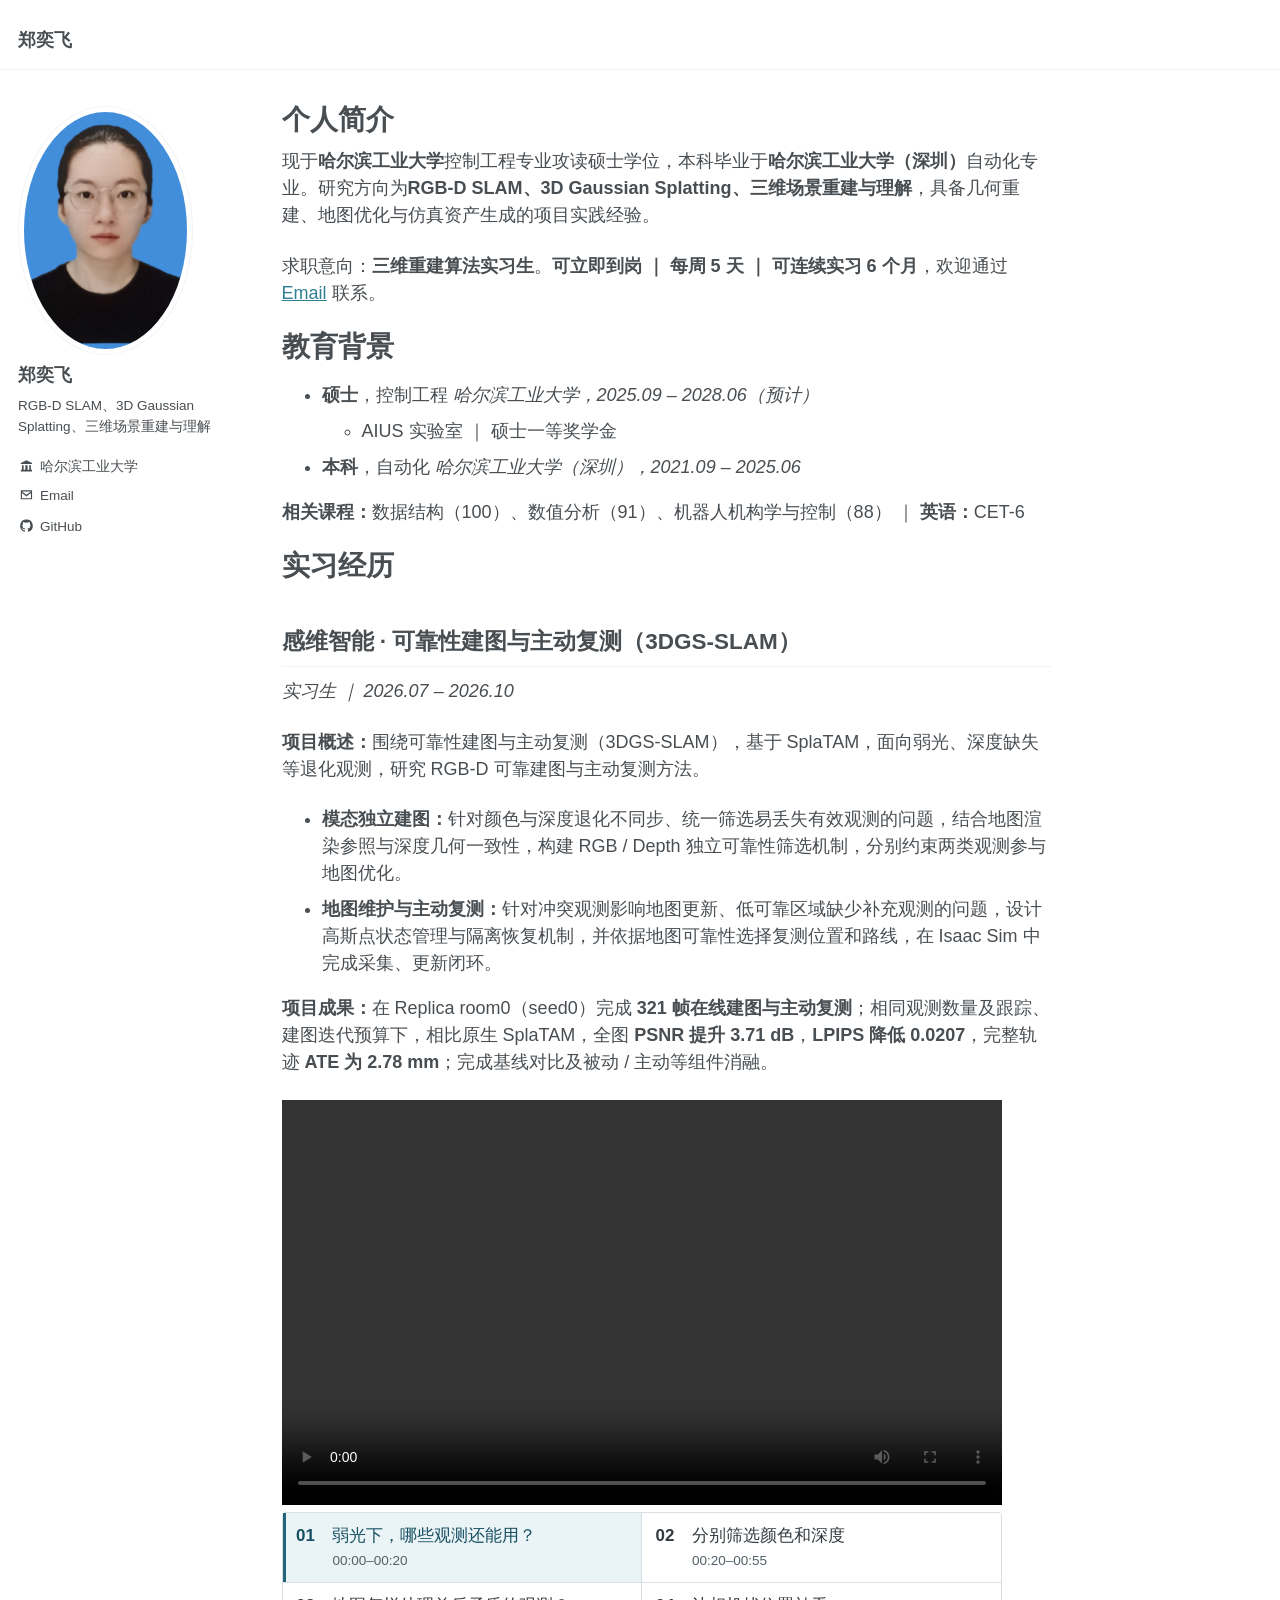
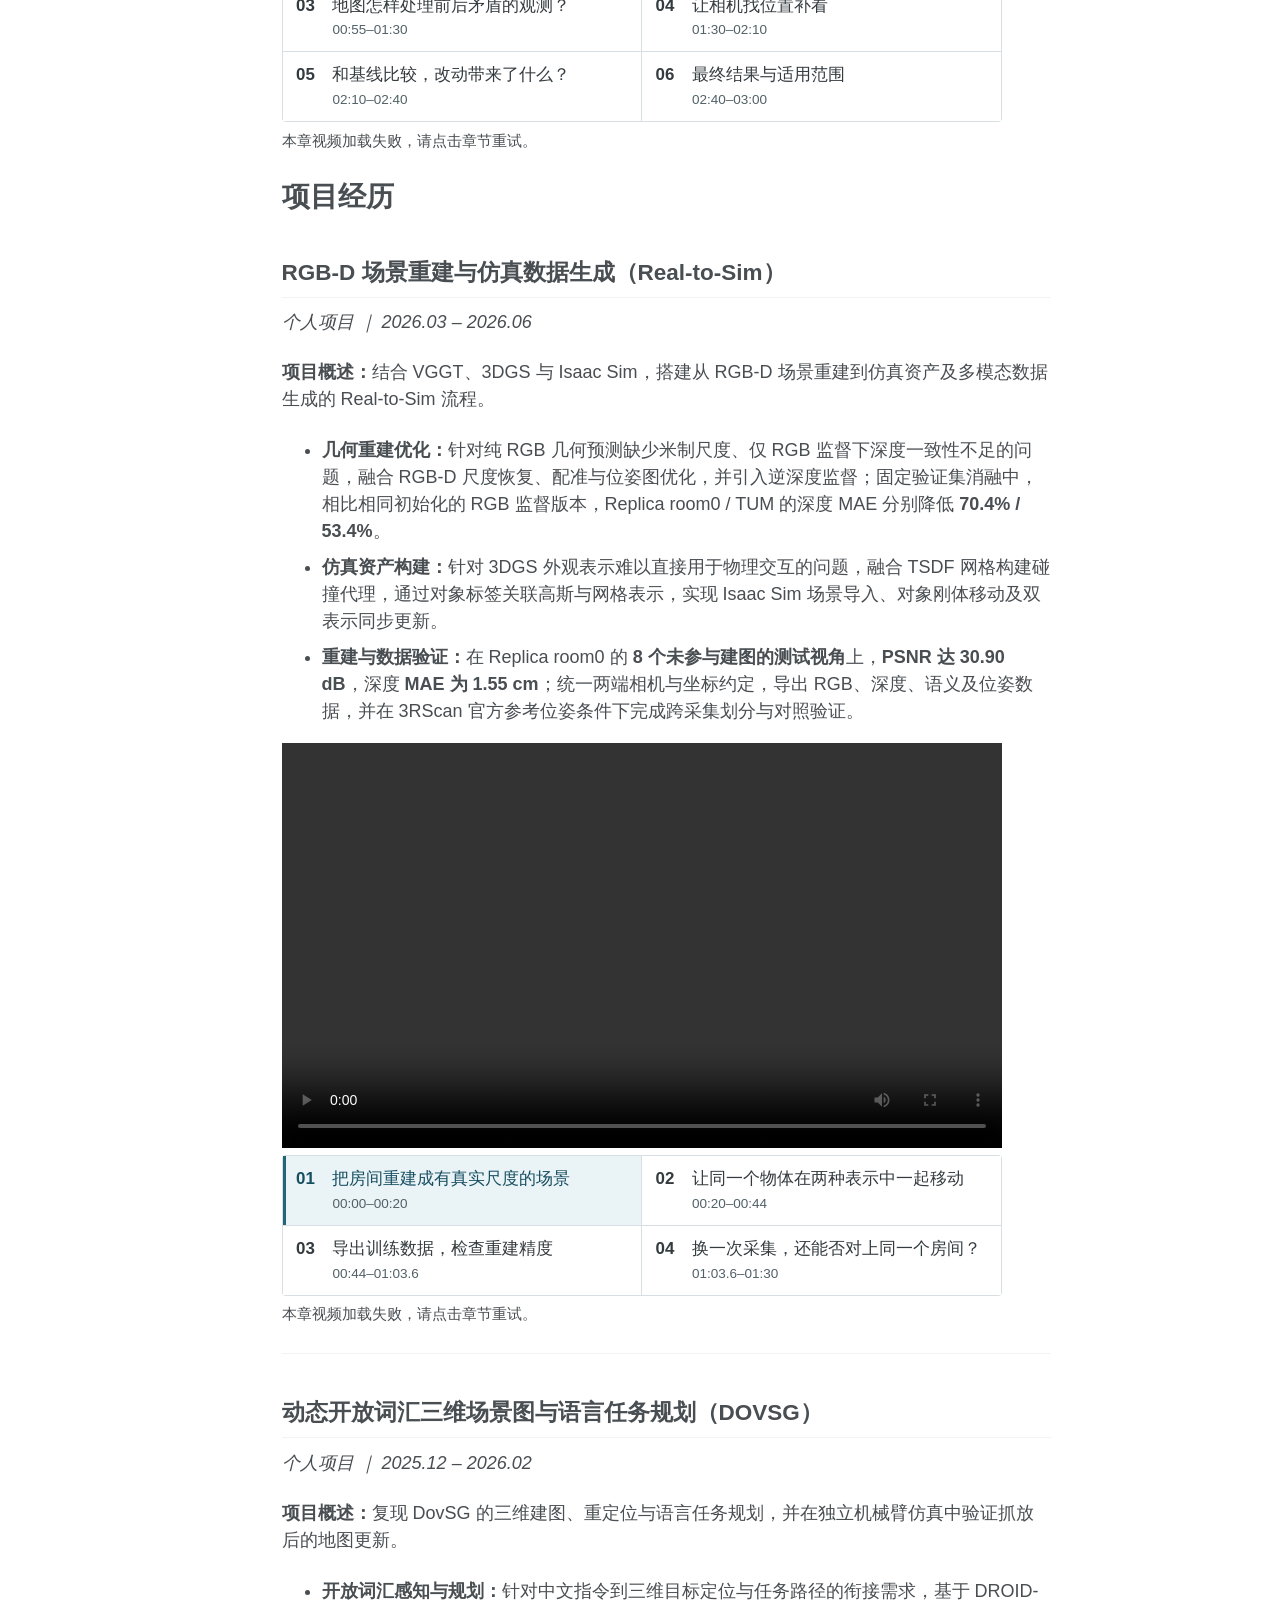
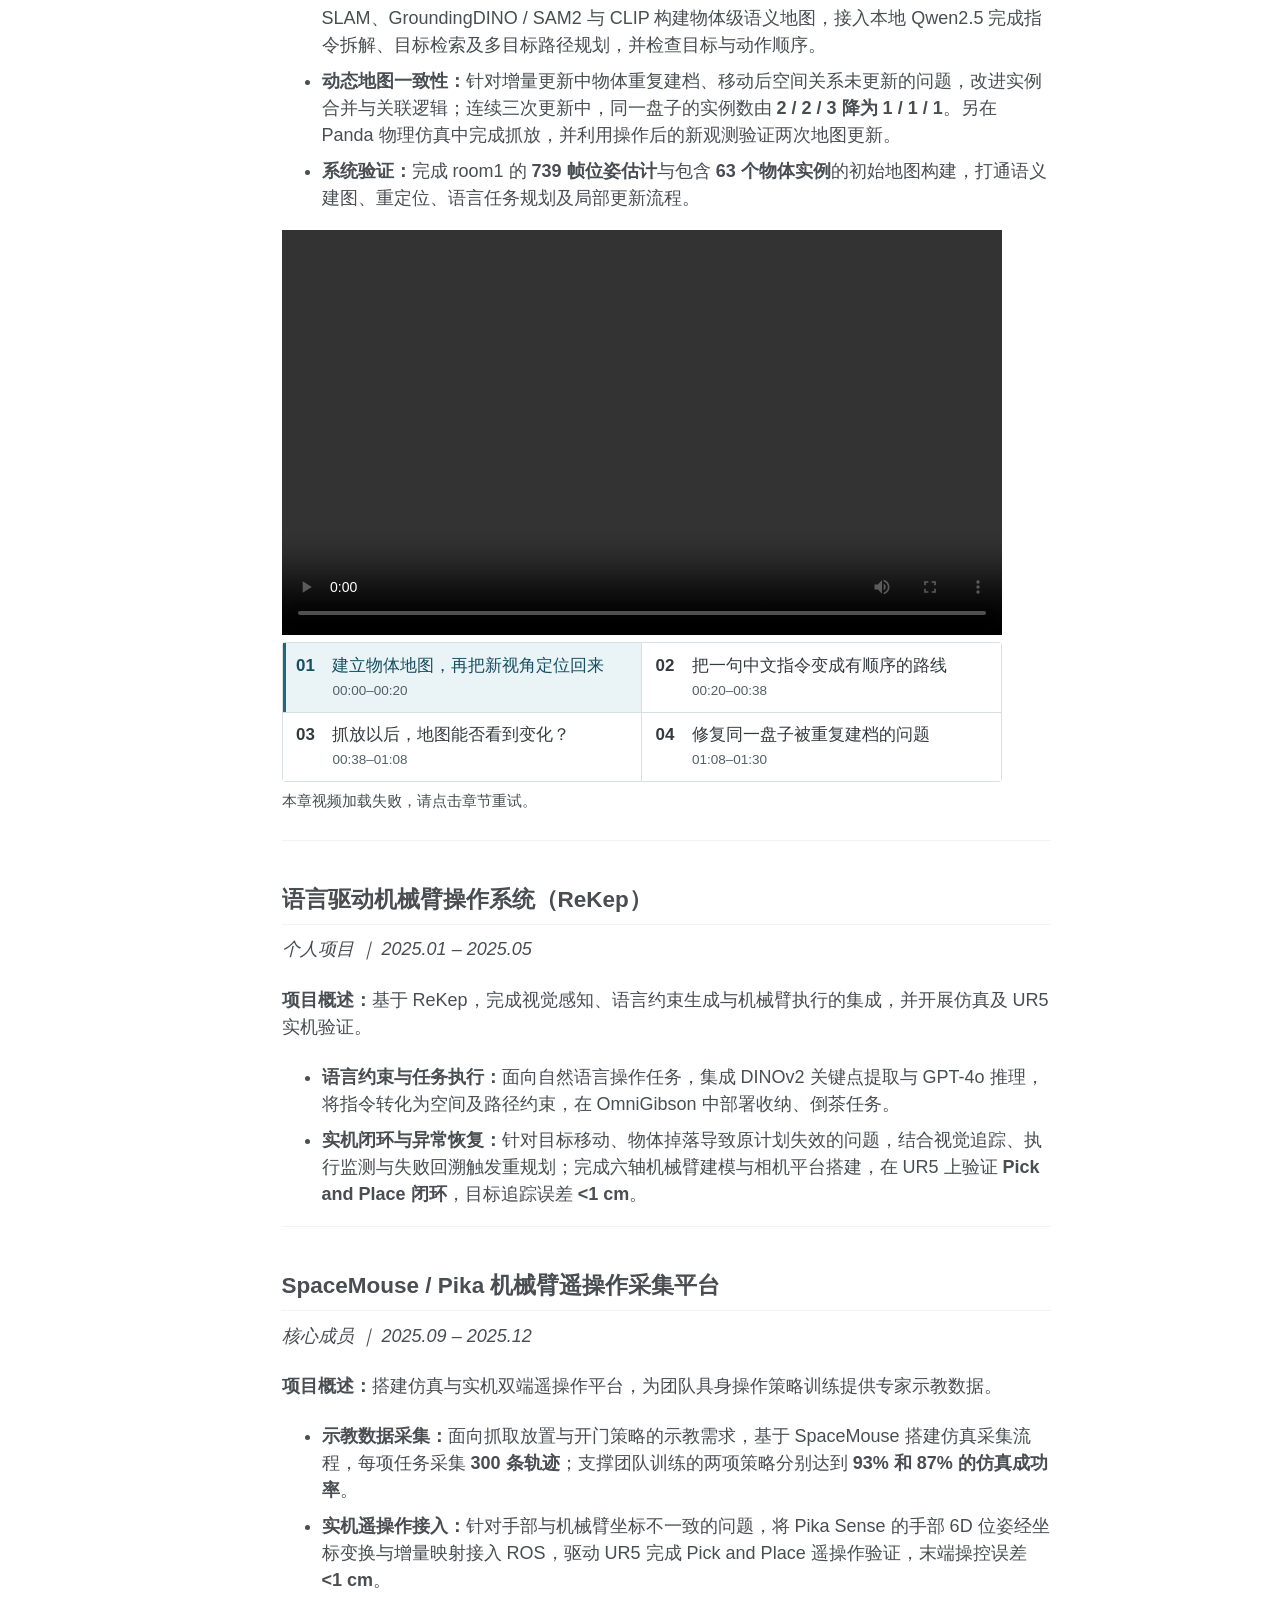
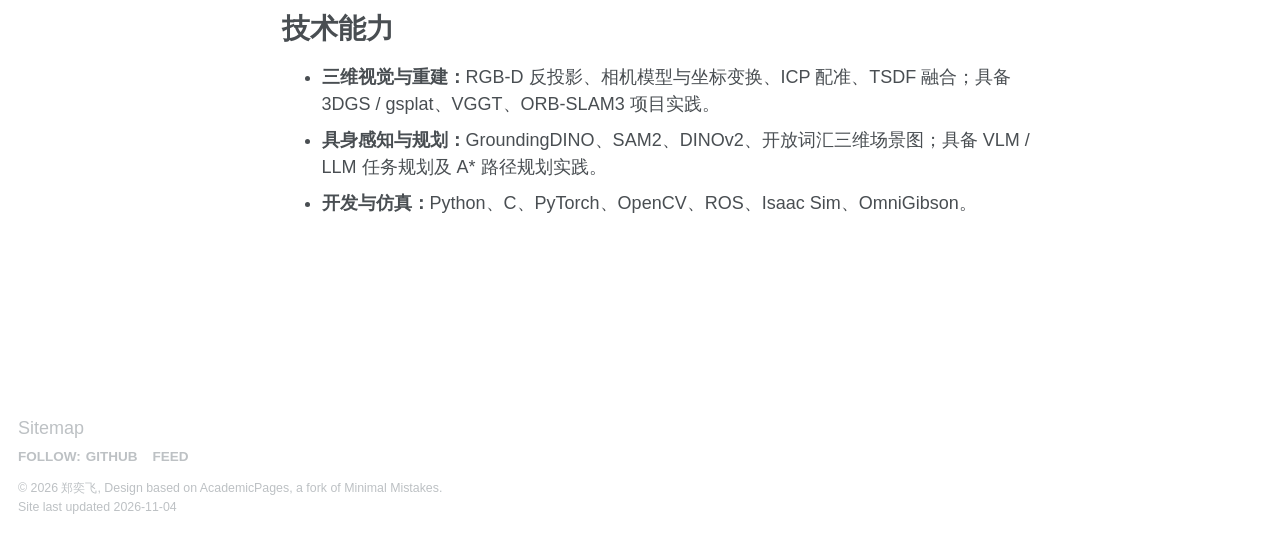
<file: index.html>
<!doctype html>
<html lang="zh-CN" class="no-js">
<head>
  <meta charset="utf-8">
  <meta name="viewport" content="width=device-width, initial-scale=1.0">
  <title>个人简介 - 郑奕飞</title>
  <meta name="description" content="郑奕飞，哈尔滨工业大学控制工程硕士研究生，研究 RGB-D SLAM、3D Gaussian Splatting、三维场景重建与理解，求职三维重建算法实习生。">
  <link rel="canonical" href="https://hitzyf.github.io/">
  <link rel="icon" type="image/svg+xml" href="assets/favicon.svg">
  <link rel="stylesheet" href="assets/main.css">
  <link rel="stylesheet" href="assets/site.css">
  <link rel="stylesheet" href="assets/chapters.css">
  <link rel="alternate" type="application/atom+xml" title="郑奕飞" href="feed.xml">
  <script>document.documentElement.className='js';</script>
</head>
<body>
<a class="skip-link" href="#main">跳转到主要内容</a>
<div class="masthead"><div class="masthead__inner-wrap"><div class="masthead__menu"><nav id="site-nav" class="greedy-nav" aria-label="网站导航"><ul class="visible-links"><li class="masthead__menu-item masthead__menu-item--lg"><a href="./">郑奕飞</a></li></ul></nav></div></div></div>
<div id="main" role="main">
  <div class="sidebar sticky">
    <div itemscope itemtype="https://schema.org/Person">
      <div class="author__avatar"><img src="assets/profile.jpg" class="author__avatar" alt="郑奕飞" width="924" height="1342"></div>
      <div class="author__content"><h3 class="author__name" itemprop="name">郑奕飞</h3><p class="author__bio">RGB-D SLAM、3D Gaussian Splatting、三维场景重建与理解</p></div>
      <div class="author__urls-wrapper">
        <button class="btn btn--inverse" type="button" aria-expanded="false" aria-controls="author-links">Follow</button>
        <ul class="author__urls social-icons" id="author-links">
          <li class="author__desktop"><svg class="profile-icon" viewBox="0 0 24 24" aria-hidden="true"><path d="M12 2 2 7v2h20V7L12 2ZM4 11v8H2v3h20v-3h-2v-8h-3v8h-3v-8h-4v8H7v-8H4Z"/></svg>哈尔滨工业大学</li>
          <li><a href="mailto:1966534038@qq.com"><svg class="profile-icon" viewBox="0 0 24 24" aria-hidden="true"><path d="M2 4h20v16H2V4Zm2 2 8 6 8-6H4Zm16 12V9l-8 6-8-6v9h16Z"/></svg>Email</a></li>
          <li><a href="https://github.com/HITzyf"><svg class="profile-icon" viewBox="0 0 24 24" aria-hidden="true"><path d="M12 .9A11.1 11.1 0 0 0 8.49 22.55c.55.1.76-.24.76-.53v-2.07c-3.09.67-3.74-1.31-3.74-1.31-.5-1.28-1.24-1.62-1.24-1.62-1.01-.69.08-.68.08-.68 1.12.08 1.7 1.15 1.7 1.15.99 1.7 2.6 1.21 3.23.93.1-.72.39-1.21.71-1.49-2.47-.28-5.07-1.24-5.07-5.49 0-1.21.43-2.2 1.14-2.98-.12-.28-.49-1.41.11-2.94 0 0 .93-.3 3.05 1.14a10.6 10.6 0 0 1 5.56 0c2.12-1.44 3.04-1.14 3.04-1.14.6 1.53.23 2.66.11 2.94.71.78 1.14 1.77 1.14 2.98 0 4.26-2.6 5.2-5.08 5.48.4.35.75 1.03.75 2.07v3.07c0 .3.2.64.77.53A11.1 11.1 0 0 0 12 .9Z"/></svg>GitHub</a></li>
        </ul>
      </div>
    </div>
  </div>
  <article class="page" itemscope itemtype="https://schema.org/ProfilePage">
    <div class="page__inner-wrap">
      <header><h1 class="page__title" itemprop="headline" id="about">个人简介</h1></header>
      <section class="page__content" itemprop="text">
        <p>现于<strong>哈尔滨工业大学</strong>控制工程专业攻读硕士学位，本科毕业于<strong>哈尔滨工业大学（深圳）</strong>自动化专业。研究方向为<strong>RGB-D SLAM、3D Gaussian Splatting、三维场景重建与理解</strong>，具备几何重建、地图优化与仿真资产生成的项目实践经验。</p>
        <p>求职意向：<strong>三维重建算法实习生</strong>。<strong>可立即到岗 ｜ 每周 5 天 ｜ 可连续实习 6 个月</strong>，欢迎通过 <a href="mailto:1966534038@qq.com">Email</a> 联系。</p>

        <h1 id="education">教育背景</h1>
        <ul>
          <li><strong>硕士</strong>，控制工程 <em>哈尔滨工业大学，2025.09 – 2028.06（预计）</em>
            <ul><li>AIUS 实验室 ｜ 硕士一等奖学金</li></ul>
          </li>
          <li><strong>本科</strong>，自动化 <em>哈尔滨工业大学（深圳），2021.09 – 2025.06</em></li>
        </ul>
        <p><strong>相关课程：</strong>数据结构（100）、数值分析（91）、机器人机构学与控制（88） ｜ <strong>英语：</strong>CET-6</p>

        <h1 id="research">实习经历</h1>
        <h2 id="reliable-mapping">感维智能 · 可靠性建图与主动复测（3DGS-SLAM）</h2>
        <p><em>实习生 ｜ 2026.07 – 2026.10</em></p>
        <p><strong>项目概述：</strong>围绕可靠性建图与主动复测（3DGS-SLAM），基于 SplaTAM，面向弱光、深度缺失等退化观测，研究 RGB-D 可靠建图与主动复测方法。</p>
        <ul>
          <li><strong>模态独立建图：</strong>针对颜色与深度退化不同步、统一筛选易丢失有效观测的问题，结合地图渲染参照与深度几何一致性，构建 RGB / Depth 独立可靠性筛选机制，分别约束两类观测参与地图优化。</li>
          <li><strong>地图维护与主动复测：</strong>针对冲突观测影响地图更新、低可靠区域缺少补充观测的问题，设计高斯点状态管理与隔离恢复机制，并依据地图可靠性选择复测位置和路线，在 Isaac Sim 中完成采集、更新闭环。</li>
        </ul>
        <p><strong>项目成果：</strong>在 Replica room0（seed0）完成 <strong>321 帧在线建图与主动复测</strong>；相同观测数量及跟踪、建图迭代预算下，相比原生 SplaTAM，全图 <strong>PSNR 提升 3.71 dB</strong>，<strong>LPIPS 降低 0.0207</strong>，完整轨迹 <strong>ATE 为 2.78 mm</strong>；完成基线对比及被动 / 主动等组件消融。</p>
        <div class="chapter-player">
          <video id="video-gs-slam" width="720" height="405" controls playsinline preload="metadata" src="assets/chapters/gs-slam/01.mp4" aria-label="可靠性建图与主动复测（3DGS-SLAM）演示视频" aria-describedby="gs-slam-01">
            您的浏览器不支持视频播放，可<a href="assets/chapters/gs-slam/01.mp4">打开视频</a>观看。
          </video>
          <div class="chapter-list" role="group" aria-label="可靠性建图与主动复测（3DGS-SLAM）演示视频章节">
            <button type="button" id="gs-slam-01" aria-controls="video-gs-slam" aria-pressed="true" data-src="assets/chapters/gs-slam/01.mp4">
              <span class="chapter-number">01</span>
              <span class="chapter-title">弱光下，哪些观测还能用？</span>
              <span class="chapter-time">00:00–00:20</span>
            </button>
            <button type="button" id="gs-slam-02" aria-controls="video-gs-slam" aria-pressed="false" data-src="assets/chapters/gs-slam/02.mp4">
              <span class="chapter-number">02</span>
              <span class="chapter-title">分别筛选颜色和深度</span>
              <span class="chapter-time">00:20–00:55</span>
            </button>
            <button type="button" id="gs-slam-03" aria-controls="video-gs-slam" aria-pressed="false" data-src="assets/chapters/gs-slam/03.mp4">
              <span class="chapter-number">03</span>
              <span class="chapter-title">地图怎样处理前后矛盾的观测？</span>
              <span class="chapter-time">00:55–01:30</span>
            </button>
            <button type="button" id="gs-slam-04" aria-controls="video-gs-slam" aria-pressed="false" data-src="assets/chapters/gs-slam/04.mp4">
              <span class="chapter-number">04</span>
              <span class="chapter-title">让相机找位置补看</span>
              <span class="chapter-time">01:30–02:10</span>
            </button>
            <button type="button" id="gs-slam-05" aria-controls="video-gs-slam" aria-pressed="false" data-src="assets/chapters/gs-slam/05.mp4">
              <span class="chapter-number">05</span>
              <span class="chapter-title">和基线比较，改动带来了什么？</span>
              <span class="chapter-time">02:10–02:40</span>
            </button>
            <button type="button" id="gs-slam-06" aria-controls="video-gs-slam" aria-pressed="false" data-src="assets/chapters/gs-slam/06.mp4">
              <span class="chapter-number">06</span>
              <span class="chapter-title">最终结果与适用范围</span>
              <span class="chapter-time">02:40–03:00</span>
            </button>
          </div>
          <p class="chapter-feedback" role="status" hidden></p>
        </div>

        <h1 id="projects">项目经历</h1>
        <h2 id="real-to-sim">RGB-D 场景重建与仿真数据生成（Real-to-Sim）</h2>
        <p><em>个人项目 ｜ 2026.03 – 2026.06</em></p>
        <p><strong>项目概述：</strong>结合 VGGT、3DGS 与 Isaac Sim，搭建从 RGB-D 场景重建到仿真资产及多模态数据生成的 Real-to-Sim 流程。</p>
        <ul>
          <li><strong>几何重建优化：</strong>针对纯 RGB 几何预测缺少米制尺度、仅 RGB 监督下深度一致性不足的问题，融合 RGB-D 尺度恢复、配准与位姿图优化，并引入逆深度监督；固定验证集消融中，相比相同初始化的 RGB 监督版本，Replica room0 / TUM 的深度 MAE 分别降低 <strong>70.4% / 53.4%</strong>。</li>
          <li><strong>仿真资产构建：</strong>针对 3DGS 外观表示难以直接用于物理交互的问题，融合 TSDF 网格构建碰撞代理，通过对象标签关联高斯与网格表示，实现 Isaac Sim 场景导入、对象刚体移动及双表示同步更新。</li>
          <li><strong>重建与数据验证：</strong>在 Replica room0 的 <strong>8 个未参与建图的测试视角</strong>上，<strong>PSNR 达 30.90 dB</strong>，深度 <strong>MAE 为 1.55 cm</strong>；统一两端相机与坐标约定，导出 RGB、深度、语义及位姿数据，并在 3RScan 官方参考位姿条件下完成跨采集划分与对照验证。</li>
        </ul>
        <div class="chapter-player">
          <video id="video-real2sim" width="720" height="405" controls playsinline preload="metadata" src="assets/chapters/real2sim/01.mp4" aria-label="RGB-D 场景重建与仿真数据生成（Real-to-Sim）演示视频" aria-describedby="real2sim-01">
            您的浏览器不支持视频播放，可<a href="assets/chapters/real2sim/01.mp4">打开视频</a>观看。
          </video>
          <div class="chapter-list" role="group" aria-label="RGB-D 场景重建与仿真数据生成（Real-to-Sim）演示视频章节">
            <button type="button" id="real2sim-01" aria-controls="video-real2sim" aria-pressed="true" data-src="assets/chapters/real2sim/01.mp4">
              <span class="chapter-number">01</span>
              <span class="chapter-title">把房间重建成有真实尺度的场景</span>
              <span class="chapter-time">00:00–00:20</span>
            </button>
            <button type="button" id="real2sim-02" aria-controls="video-real2sim" aria-pressed="false" data-src="assets/chapters/real2sim/02.mp4">
              <span class="chapter-number">02</span>
              <span class="chapter-title">让同一个物体在两种表示中一起移动</span>
              <span class="chapter-time">00:20–00:44</span>
            </button>
            <button type="button" id="real2sim-03" aria-controls="video-real2sim" aria-pressed="false" data-src="assets/chapters/real2sim/03.mp4">
              <span class="chapter-number">03</span>
              <span class="chapter-title">导出训练数据，检查重建精度</span>
              <span class="chapter-time">00:44–01:03.6</span>
            </button>
            <button type="button" id="real2sim-04" aria-controls="video-real2sim" aria-pressed="false" data-src="assets/chapters/real2sim/04.mp4">
              <span class="chapter-number">04</span>
              <span class="chapter-title">换一次采集，还能否对上同一个房间？</span>
              <span class="chapter-time">01:03.6–01:30</span>
            </button>
          </div>
          <p class="chapter-feedback" role="status" hidden></p>
        </div>
        <hr>
        <h2 id="dovsg">动态开放词汇三维场景图与语言任务规划（DOVSG）</h2>
        <p><em>个人项目 ｜ 2025.12 – 2026.02</em></p>
        <p><strong>项目概述：</strong>复现 DovSG 的三维建图、重定位与语言任务规划，并在独立机械臂仿真中验证抓放后的地图更新。</p>
        <ul>
          <li><strong>开放词汇感知与规划：</strong>针对中文指令到三维目标定位与任务路径的衔接需求，基于 DROID-SLAM、GroundingDINO / SAM2 与 CLIP 构建物体级语义地图，接入本地 Qwen2.5 完成指令拆解、目标检索及多目标路径规划，并检查目标与动作顺序。</li>
          <li><strong>动态地图一致性：</strong>针对增量更新中物体重复建档、移动后空间关系未更新的问题，改进实例合并与关联逻辑；连续三次更新中，同一盘子的实例数由 <strong>2 / 2 / 3 降为 1 / 1 / 1</strong>。另在 Panda 物理仿真中完成抓放，并利用操作后的新观测验证两次地图更新。</li>
          <li><strong>系统验证：</strong>完成 room1 的 <strong>739 帧位姿估计</strong>与包含 <strong>63 个物体实例</strong>的初始地图构建，打通语义建图、重定位、语言任务规划及局部更新流程。</li>
        </ul>
        <div class="chapter-player">
          <video id="video-dovsg" width="720" height="405" controls playsinline preload="metadata" src="assets/chapters/dovsg/01.mp4" aria-label="动态开放词汇三维场景图与语言任务规划（DOVSG）演示视频" aria-describedby="dovsg-01">
            您的浏览器不支持视频播放，可<a href="assets/chapters/dovsg/01.mp4">打开视频</a>观看。
          </video>
          <div class="chapter-list" role="group" aria-label="动态开放词汇三维场景图与语言任务规划（DOVSG）演示视频章节">
            <button type="button" id="dovsg-01" aria-controls="video-dovsg" aria-pressed="true" data-src="assets/chapters/dovsg/01.mp4">
              <span class="chapter-number">01</span>
              <span class="chapter-title">建立物体地图，再把新视角定位回来</span>
              <span class="chapter-time">00:00–00:20</span>
            </button>
            <button type="button" id="dovsg-02" aria-controls="video-dovsg" aria-pressed="false" data-src="assets/chapters/dovsg/02.mp4">
              <span class="chapter-number">02</span>
              <span class="chapter-title">把一句中文指令变成有顺序的路线</span>
              <span class="chapter-time">00:20–00:38</span>
            </button>
            <button type="button" id="dovsg-03" aria-controls="video-dovsg" aria-pressed="false" data-src="assets/chapters/dovsg/03.mp4">
              <span class="chapter-number">03</span>
              <span class="chapter-title">抓放以后，地图能否看到变化？</span>
              <span class="chapter-time">00:38–01:08</span>
            </button>
            <button type="button" id="dovsg-04" aria-controls="video-dovsg" aria-pressed="false" data-src="assets/chapters/dovsg/04.mp4">
              <span class="chapter-number">04</span>
              <span class="chapter-title">修复同一盘子被重复建档的问题</span>
              <span class="chapter-time">01:08–01:30</span>
            </button>
          </div>
          <p class="chapter-feedback" role="status" hidden></p>
        </div>
        <hr>
        <h2 id="rekep">语言驱动机械臂操作系统（ReKep）</h2>
        <p><em>个人项目 ｜ 2025.01 – 2025.05</em></p>
        <p><strong>项目概述：</strong>基于 ReKep，完成视觉感知、语言约束生成与机械臂执行的集成，并开展仿真及 UR5 实机验证。</p>
        <ul>
          <li><strong>语言约束与任务执行：</strong>面向自然语言操作任务，集成 DINOv2 关键点提取与 GPT-4o 推理，将指令转化为空间及路径约束，在 OmniGibson 中部署收纳、倒茶任务。</li>
          <li><strong>实机闭环与异常恢复：</strong>针对目标移动、物体掉落导致原计划失效的问题，结合视觉追踪、执行监测与失败回溯触发重规划；完成六轴机械臂建模与相机平台搭建，在 UR5 上验证 <strong>Pick and Place 闭环</strong>，目标追踪误差 <strong>&lt;1 cm</strong>。</li>
        </ul>
        <hr>
        <h2 id="teleoperation">SpaceMouse / Pika 机械臂遥操作采集平台</h2>
        <p><em>核心成员 ｜ 2025.09 – 2025.12</em></p>
        <p><strong>项目概述：</strong>搭建仿真与实机双端遥操作平台，为团队具身操作策略训练提供专家示教数据。</p>
        <ul>
          <li><strong>示教数据采集：</strong>面向抓取放置与开门策略的示教需求，基于 SpaceMouse 搭建仿真采集流程，每项任务采集 <strong>300 条轨迹</strong>；支撑团队训练的两项策略分别达到 <strong>93% 和 87% 的仿真成功率</strong>。</li>
          <li><strong>实机遥操作接入：</strong>针对手部与机械臂坐标不一致的问题，将 Pika Sense 的手部 6D 位姿经坐标变换与增量映射接入 ROS，驱动 UR5 完成 Pick and Place 遥操作验证，末端操控误差 <strong>&lt;1 cm</strong>。</li>
        </ul>

        <h1 id="skills">技术能力</h1>
        <ul>
          <li><strong>三维视觉与重建：</strong>RGB-D 反投影、相机模型与坐标变换、ICP 配准、TSDF 融合；具备 3DGS / gsplat、VGGT、ORB-SLAM3 项目实践。</li>
          <li><strong>具身感知与规划：</strong>GroundingDINO、SAM2、DINOv2、开放词汇三维场景图；具备 VLM / LLM 任务规划及 A* 路径规划实践。</li>
          <li><strong>开发与仿真：</strong>Python、C、PyTorch、OpenCV、ROS、Isaac Sim、OmniGibson。</li>
        </ul>
      </section>
    </div>
  </article>
</div>
<div class="page__footer"><footer>
  <a href="sitemap.html">Sitemap</a>
  <div class="page__footer-follow"><ul class="social-icons"><li><strong>Follow:</strong></li><li><a href="https://github.com/HITzyf">GitHub</a></li><li><a href="feed.xml">Feed</a></li></ul></div>
  <div class="page__footer-copyright">© 2026 郑奕飞, Design based on <a href="https://github.com/academicpages/academicpages.github.io">AcademicPages</a>, a fork of <a href="https://mademistakes.com/work/minimal-mistakes-jekyll-theme/" rel="nofollow">Minimal Mistakes</a>.<br>Site last updated 2026-11-04</div>
</footer></div>
<script src="assets/site.js"></script>
<script src="assets/chapters.js"></script>
</body>
</html>
</file>
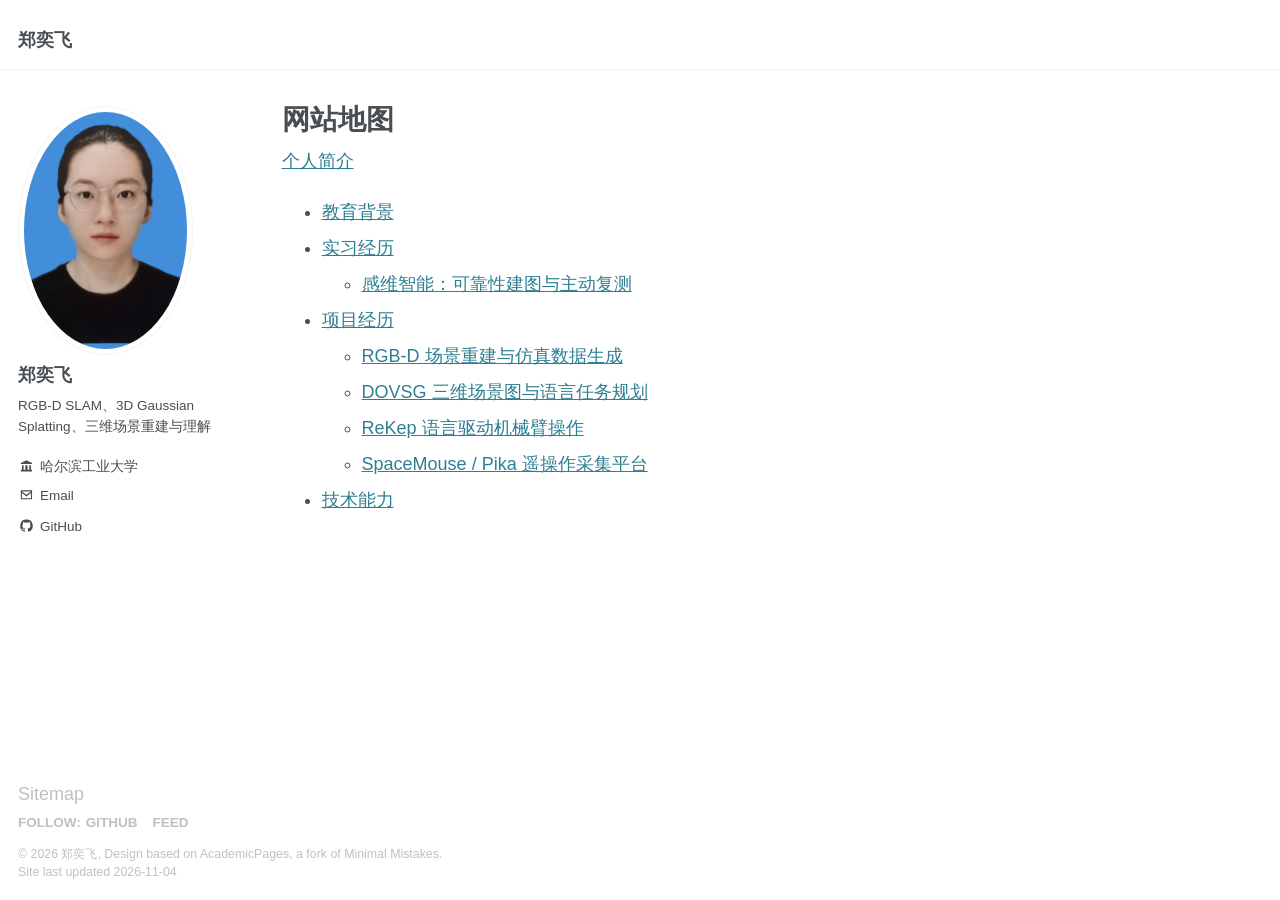
<file: sitemap.html>
<!doctype html>
<html lang="zh-CN" class="no-js">
<head>
  <meta charset="utf-8">
  <meta name="viewport" content="width=device-width, initial-scale=1.0">
  <title>网站地图 - 郑奕飞</title>
  <meta name="description" content="郑奕飞，哈尔滨工业大学控制工程硕士研究生，研究 RGB-D SLAM、3D Gaussian Splatting、三维场景重建与理解，求职三维重建算法实习生。">
  <link rel="canonical" href="https://hitzyf.github.io/sitemap.html">
  <link rel="icon" type="image/svg+xml" href="assets/favicon.svg">
  <link rel="stylesheet" href="assets/main.css">
  <link rel="stylesheet" href="assets/site.css">
  <link rel="alternate" type="application/atom+xml" title="郑奕飞" href="feed.xml">
  <script>document.documentElement.className='js';</script>
</head>
<body>
<a class="skip-link" href="#main">跳转到主要内容</a>
<div class="masthead"><div class="masthead__inner-wrap"><div class="masthead__menu"><nav id="site-nav" class="greedy-nav" aria-label="网站导航"><ul class="visible-links"><li class="masthead__menu-item masthead__menu-item--lg"><a href="./">郑奕飞</a></li></ul></nav></div></div></div>
<div id="main" role="main">
  <div class="sidebar sticky">
    <div itemscope itemtype="https://schema.org/Person">
      <div class="author__avatar"><img src="assets/profile.jpg" class="author__avatar" alt="郑奕飞" width="924" height="1342"></div>
      <div class="author__content"><h3 class="author__name" itemprop="name">郑奕飞</h3><p class="author__bio">RGB-D SLAM、3D Gaussian Splatting、三维场景重建与理解</p></div>
      <div class="author__urls-wrapper">
        <button class="btn btn--inverse" type="button" aria-expanded="false" aria-controls="author-links">Follow</button>
        <ul class="author__urls social-icons" id="author-links">
          <li class="author__desktop"><svg class="profile-icon" viewBox="0 0 24 24" aria-hidden="true"><path d="M12 2 2 7v2h20V7L12 2ZM4 11v8H2v3h20v-3h-2v-8h-3v8h-3v-8h-4v8H7v-8H4Z"/></svg>哈尔滨工业大学</li>
          <li><a href="mailto:1966534038@qq.com"><svg class="profile-icon" viewBox="0 0 24 24" aria-hidden="true"><path d="M2 4h20v16H2V4Zm2 2 8 6 8-6H4Zm16 12V9l-8 6-8-6v9h16Z"/></svg>Email</a></li>
          <li><a href="https://github.com/HITzyf"><svg class="profile-icon" viewBox="0 0 24 24" aria-hidden="true"><path d="M12 .9A11.1 11.1 0 0 0 8.49 22.55c.55.1.76-.24.76-.53v-2.07c-3.09.67-3.74-1.31-3.74-1.31-.5-1.28-1.24-1.62-1.24-1.62-1.01-.69.08-.68.08-.68 1.12.08 1.7 1.15 1.7 1.15.99 1.7 2.6 1.21 3.23.93.1-.72.39-1.21.71-1.49-2.47-.28-5.07-1.24-5.07-5.49 0-1.21.43-2.2 1.14-2.98-.12-.28-.49-1.41.11-2.94 0 0 .93-.3 3.05 1.14a10.6 10.6 0 0 1 5.56 0c2.12-1.44 3.04-1.14 3.04-1.14.6 1.53.23 2.66.11 2.94.71.78 1.14 1.77 1.14 2.98 0 4.26-2.6 5.2-5.08 5.48.4.35.75 1.03.75 2.07v3.07c0 .3.2.64.77.53A11.1 11.1 0 0 0 12 .9Z"/></svg>GitHub</a></li>
        </ul>
      </div>
    </div>
  </div>
  <article class="page" itemscope itemtype="https://schema.org/ProfilePage">
    <div class="page__inner-wrap">
      <header><h1 class="page__title">网站地图</h1></header><section class="page__content"><p><a href="./">个人简介</a></p><ul><li><a href="./#education">教育背景</a></li><li><a href="./#research">实习经历</a><ul><li><a href="./#reliable-mapping">感维智能：可靠性建图与主动复测</a></li></ul></li><li><a href="./#projects">项目经历</a><ul><li><a href="./#real-to-sim">RGB-D 场景重建与仿真数据生成</a></li><li><a href="./#dovsg">DOVSG 三维场景图与语言任务规划</a></li><li><a href="./#rekep">ReKep 语言驱动机械臂操作</a></li><li><a href="./#teleoperation">SpaceMouse / Pika 遥操作采集平台</a></li></ul></li><li><a href="./#skills">技术能力</a></li></ul></section>
    </div>
  </article>
</div>
<div class="page__footer"><footer>
  <a href="sitemap.html">Sitemap</a>
  <div class="page__footer-follow"><ul class="social-icons"><li><strong>Follow:</strong></li><li><a href="https://github.com/HITzyf">GitHub</a></li><li><a href="feed.xml">Feed</a></li></ul></div>
  <div class="page__footer-copyright">© 2026 郑奕飞, Design based on <a href="https://github.com/academicpages/academicpages.github.io">AcademicPages</a>, a fork of <a href="https://mademistakes.com/work/minimal-mistakes-jekyll-theme/" rel="nofollow">Minimal Mistakes</a>.<br>Site last updated 2026-11-04</div>
</footer></div>
<script src="assets/site.js"></script>
</body>
</html>
</file>
<file: assets/main.css>
:root{--global-base-color: #7a8288;--global-bg-color: #fff;--global-border-color: #f2f3f3;--global-code-background-color: #fafafa;--global-code-text-color: #313436;--global-fig-caption-color: mix(#fff, #494e52, 25%);--global-link-color: #2f7f93;--global-link-color-hover: mix(#000, #2f7f93, 25%);--global-link-color-visited: mix(#fff, #2f7f93, 25%);--global-masthead-link-color: #494e52;--global-masthead-link-color-hover: mix(#000, #7a8288, 25%);--global-text-color: #494e52;--global-text-color-light: #bdc1c4;--global-thead-color: #f2f3f3}a:focus{outline:thin dotted #f89406;outline:5px auto #f89406;outline-offset:-2px}*,*:before,*:after{-moz-box-sizing:border-box;-webkit-box-sizing:border-box;box-sizing:border-box}html{box-sizing:border-box;background-color:var(--global-bg-color);font-size:16px;-webkit-text-size-adjust:100%;-ms-text-size-adjust:100%}@media (min-width: 48em){html{font-size:18px}}body{margin:0}::-moz-selection{color:#fff;background:#000}::selection{color:#fff;background:#000}article,aside,details,figcaption,figure,footer,header,hgroup,main,nav,section{display:block}audio,canvas,video{display:inline-block;*display:inline;*zoom:1}audio:not([controls]){display:none}a{color:var(--global-link-color)}a:hover,a:active{outline:0}sub,sup{position:relative;font-size:75%;line-height:0;vertical-align:baseline}sup{top:-0.5em}sub{bottom:-0.25em}img{max-width:100%;width:auto\9;height:auto;vertical-align:middle;border:0;-ms-interpolation-mode:bicubic}#map_canvas img,.google-maps img{max-width:none}button,input,select,textarea{margin:0;font-size:100%;vertical-align:middle}button,input{*overflow:visible;line-height:normal}button::-moz-focus-inner,input::-moz-focus-inner{padding:0;border:0}button,html input[type="button"],input[type="reset"],input[type="submit"]{-webkit-appearance:button;cursor:pointer}label,select,button,input[type="button"],input[type="reset"],input[type="submit"],input[type="radio"],input[type="checkbox"]{cursor:pointer}input[type="search"]{box-sizing:content-box;-webkit-appearance:textfield}input[type="search"]::-webkit-search-decoration,input[type="search"]::-webkit-search-cancel-button{-webkit-appearance:none}textarea{overflow:auto;vertical-align:top}html{position:relative;min-height:100%}body{color:var(--global-text-color);background-color:var(--global-bg-color);margin:0;padding:70px 0 0;padding-bottom:9em;font-family:-apple-system,".SFNSText-Regular","San Francisco","Roboto","Segoe UI","Helvetica Neue","Lucida Grande",Arial,sans-serif;line-height:1.5}body.overflow--hidden{overflow:hidden}h1,h2,h3,h4,h5,h6{margin:2em 0 0.5em;line-height:1.2;font-family:-apple-system,".SFNSText-Regular","San Francisco","Roboto","Segoe UI","Helvetica Neue","Lucida Grande",Arial,sans-serif;font-weight:bold}h1{margin-top:0;font-size:1.563em}h2{font-size:1.25em}h3{font-size:1em}h4{font-size:.75em}h5{font-size:.75em}h6{font-size:.75em}small,.small{font-size:.75em}p{margin-bottom:1.3em}u,ins{text-decoration:none;border-bottom:1px solid var(--global-text-color)}u a,ins a{color:inherit}del a{color:inherit}p,pre,blockquote,ul,ol,dl,figure,table,fieldset{orphans:3;widows:3}abbr[title],abbr[data-original-title]{text-decoration:none;cursor:help;border-bottom:1px dotted var(--global-text-color)}blockquote{margin:2em 1em 2em 0;padding-left:1em;padding-right:1em;font-style:italic;border-left:0.25em solid var(--global-border-color)}blockquote cite{font-style:italic}blockquote cite:before{content:"\2014";padding-right:5px}a:hover,a:active{outline:0}tt,code,kbd,samp,pre{font-family:Monaco,Consolas,"Lucida Console",monospace}pre{overflow-x:auto}a>code,figcaption>code,li>code,p>code,pre>code,td>code{padding-top:0.1rem;padding-bottom:0.1rem;font-size:.75em;background:var(--global-code-background-color);border:1px solid var(--global-thead-color);border-radius:4px;box-shadow:0 1px 1px rgba(0,0,0,0.125);color:var(--global-code-text-color)}a>code:before,a>code:after,figcaption>code:before,figcaption>code:after,li>code:before,li>code:after,p>code:before,p>code:after,pre>code:before,pre>code:after,td>code:before,td>code:after{letter-spacing:-0.2em;content:"\00a0"}hr{display:block;margin:1em 0;border:0;border-top:1px solid var(--global-border-color)}ul li,ol li{margin-bottom:0.5em}li ul,li ol{margin-top:0.5em}figure{display:-webkit-box;display:flex;-webkit-box-pack:justify;justify-content:space-between;-webkit-box-align:start;align-items:flex-start;flex-wrap:wrap;margin:2em 0}figure img,figure iframe,figure .fluid-width-video-wrapper{margin-bottom:1em}figure img{width:100%;border-radius:4px;-webkit-transition:all 0.2s ease-in-out;transition:all 0.2s ease-in-out}figure>a{display:block}@media (min-width: 37.5em){figure.half>a,figure.half>img{width:calc(50% - 0.5em)}}figure.half figcaption{width:100%}@media (min-width: 37.5em){figure.third>a,figure.third>img{width:calc(33.3333% - 0.5em)}}figure.third figcaption{width:100%}figcaption{margin-bottom:0.5em;color:var(--global-fig-caption-color);font-family:Georgia,Times,serif;font-size:.75em}figcaption a{color:inherit;text-decoration:none;border-bottom:1px solid var(--global-border-color);-webkit-transition:all 0.2s ease-in-out;transition:all 0.2s ease-in-out}figcaption a:hover{color:#000;border-bottom-color:#000}svg:not(:root){overflow:hidden}nav ul{margin:0;padding:0}nav li{list-style:none}nav a{text-decoration:none}nav ul li,nav ol li{margin-bottom:0}nav li ul,nav li ol{margin-top:0}@-webkit-keyframes intro{0%{opacity:0}100%{opacity:1}}@keyframes intro{0%{opacity:0}100%{opacity:1}}b,i,strong,em,blockquote,p,q,span,figure,img,h1,h2,header,input,a,tr,td,form button,input[type="submit"],.btn,#goog-wm-sb,.highlight,.archive__item-teaser{-webkit-transition:all 0.2s ease-in-out;transition:all 0.2s ease-in-out}@media print{.masthead,.toc,.page__share,.page__related,.ads,.page__footer{display:none}}.hidden{display:none;visibility:hidden}.load{display:none}.transparent{opacity:0}.visually-hidden,.screen-reader-text,.screen-reader-text span,.screen-reader-shortcut{position:absolute !important;clip:rect(1px, 1px, 1px, 1px);height:1px !important;width:1px !important;border:0 !important;overflow:hidden}body:hover .visually-hidden a,body:hover .visually-hidden input,body:hover .visually-hidden button{display:none !important}.screen-reader-text:focus,.screen-reader-shortcut:focus{clip:auto !important;height:auto !important;width:auto !important;display:block;font-size:1em;font-weight:bold;padding:15px 23px 14px;background:#fff;z-index:100000;text-decoration:none;box-shadow:0 0 2px 2px rgba(0,0,0,0.6)}.skip-link{position:fixed;z-index:20;margin:0;font-family:-apple-system,".SFNSText-Regular","San Francisco","Roboto","Segoe UI","Helvetica Neue","Lucida Grande",Arial,sans-serif;white-space:nowrap}.skip-link li{height:0;width:0;list-style:none}.text-left{text-align:left}.text-center{text-align:center}.text-right{text-align:right}.text-justify{text-align:justify}.text-nowrap{white-space:nowrap}.cf{clear:both}.wrapper{max-width:925px;margin-left:auto;margin-right:auto}.wrapper:after{content:" ";display:block;clear:both}.wordwrap{white-space:pre-wrap;white-space:-moz-pre-wrap;white-space:-pre-wrap;white-space:-o-pre-wrap;word-wrap:break-word}.align-left{display:block;margin-left:auto;margin-right:auto}@media (min-width: 37.5em){.align-left{float:left;margin-right:1em}}.align-right{display:block;margin-left:auto;margin-right:auto}@media (min-width: 37.5em){.align-right{float:right;margin-left:1em}}.align-center{display:block;margin-left:auto;margin-right:auto}@media (min-width: 57.8125em){.full{margin-right:-19.4915254237% !important}}.icon{display:inline-block;fill:currentColor;width:1em;height:1.1em;line-height:1;position:relative;top:-0.1em;vertical-align:middle}.icon-pad-right{padding-right:0.5em;margin-right:0.5em}.social-icons .fa{color:#000}.social-icons .fa-bluesky,.social-icons .fa-bluesky-square{color:#1184fe}.social-icons .fa-behance,.social-icons .fa-behance-square{color:#1769FF}.social-icons .fa-dribbble{color:#ea4c89}.social-icons .fa-facebook,.social-icons .fa-facebook-square{color:#3b5998}.social-icons .fa-flickr{color:#ff0084}.social-icons .fa-foursquare{color:#0072b1}.social-icons .fa-github,.social-icons .fa-github-alt,.social-icons .fa-github-square{color:#171516}.social-icons .fa-google-plus,.social-icons .fa-google-plus-square{color:#dd4b39}.social-icons .fa-instagram{color:#517fa4}.social-icons .fa-kaggle,.social-icons .fa-kaggle-square{color:#20c0ff}.social-icons .fa-lastfm,.social-icons .fa-lastfm-square{color:#d51007}.social-icons .fa-linkedin,.social-icons .fa-linkedin-square{color:#007bb6}.social-icons .fa-mastodon,.social-icons .fa-mastodon-square{color:#6364ff}.social-icons .ai-orcid,.social-icons .ai-orcid-square{color:#a6ce39}.social-icons .fa-pinterest,.social-icons .fa-pinterest-p,.social-icons .fa-pinterest-square{color:#cb2027}.social-icons .fa-rss,.social-icons .fa-rss-square{color:#fa9b39}.social-icons .fa-soundcloud{color:#f30}.social-icons .fa-stack-exchange,.social-icons .fa-stack-overflow{color:#fe7a15}.social-icons .fa-tumblr,.social-icons .fa-tumblr-square{color:#32506d}.social-icons .fa-twitter,.social-icons .fa-twitter-square{color:#55acee}.social-icons .fa-vimeo,.social-icons .fa-vimeo-square{color:#1ab7ea}.social-icons .fa-vine{color:#00bf8f}.social-icons .fa-youtube,.social-icons .fa-youtube-square,.social-icons .fa-youtube-play{color:#b00}.social-icons .fa-xing,.social-icons .fa-xing-square{color:#006567}.navicon{position:relative;width:28px;height:4px;background:#fff;margin:auto;-webkit-transition:0.3s;transition:0.3s}.navicon:before,.navicon:after{content:"";position:absolute;left:0;width:28px;height:4px;background:#fff;-webkit-transition:0.3s;transition:0.3s}.navicon:before{top:-8px}.navicon:after{bottom:-8px}.close .navicon{background:transparent}.close .navicon:before,.close .navicon:after{-webkit-transform-origin:50% 50%;-ms-transform-origin:50% 50%;transform-origin:50% 50%;top:0;width:28px}.close .navicon:before{-webkit-transform:rotate3d(0, 0, 1, 45deg);transform:rotate3d(0, 0, 1, 45deg)}.close .navicon:after{-webkit-transform:rotate3d(0, 0, 1, -45deg);transform:rotate3d(0, 0, 1, -45deg)}@media (min-width: 57.8125em){.sticky{clear:both;position:-webkit-sticky;position:sticky;top:2em}.sticky::after{clear:both;content:"";display:table}.sticky>*{display:block}}.well{min-height:20px;padding:19px;margin-bottom:20px;background-color:#f5f5f5;border:1px solid #e3e3e3;border-radius:4px;box-shadow:inset 0 1px 1px rgba(0,0,0,0.05)}.show-modal{overflow:hidden;position:relative}.show-modal:before{position:absolute;content:"";top:0;left:0;width:100%;height:100%;z-index:999;background-color:rgba(255,255,255,0.85)}.show-modal .modal{display:block}.modal{display:none;position:fixed;width:300px;top:50%;left:50%;margin-left:-150px;margin-top:-150px;min-height:0;z-index:9999;background:#fff;border:1px solid var(--global-border-color);border-radius:4px;box-shadow:0 1px 1px rgba(0,0,0,0.125)}.modal__title{margin:0;padding:0.5em 1em}.modal__supporting-text{padding:0 1em 0.5em 1em}.modal__actions{padding:0.5em 1em;border-top:1px solid var(--global-border-color)}.footnote{color:var(--global-text-color-light);text-decoration:none}.footnotes{color:var(--global-text-color-light)}.footnotes ol,.footnotes li,.footnotes p{margin-bottom:0;font-size:.75em}a.reversefootnote{color:var(--global-text-color-light);text-decoration:none}a.reversefootnote:hover{text-decoration:underline}.required{color:#ee5f5b;font-weight:bold}table{margin-bottom:1em;width:100%;font-family:-apple-system,".SFNSText-Regular","San Francisco","Roboto","Segoe UI","Helvetica Neue","Lucida Grande",Arial,sans-serif;font-size:.75em;border-collapse:collapse;border:1px solid var(--global-border-color)}table+table{margin-top:1em}thead{background-color:var(--global-border-color);border-bottom:1px solid var(--global-border-color)}th{padding:0.5em;font-weight:bold;text-align:left;border-right:1px solid var(--global-border-color)}td{padding:0.5em;border-bottom:1px solid var(--global-border-color);border-right:1px solid var(--global-border-color)}tr,td,th{vertical-align:middle}.btn,#goog-wm-sb{display:inline-block;margin-bottom:0.25em;padding:0.5em 1em;color:#fff !important;font-family:-apple-system,".SFNSText-Regular","San Francisco","Roboto","Segoe UI","Helvetica Neue","Lucida Grande",Arial,sans-serif;font-size:.75em;font-weight:bold;text-align:center;text-decoration:none;background-color:var(--global-base-color);border:0 !important;border-radius:4px;cursor:pointer}.btn:hover,#goog-wm-sb:hover{background-color:#333}.btn .icon,#goog-wm-sb .icon{margin-right:0.5em}.btn .icon+.hidden,#goog-wm-sb .icon+.hidden{margin-left:-0.5em}.btn--block{display:block;width:100%}.btn--block+.btn--block{margin-top:0.25em}.btn--inverse{color:var(--global-text-color-light) !important;border:1px solid var(--global-border-color) !important;background-color:var(--global-bg-color)}.btn--inverse:hover{color:#fff !important;border-color:var(--global-text-color-light)}.btn--light-outline{border:1px solid #fff !important;background-color:transparent}.btn--info{background-color:#2f7f93}.btn--info:hover{background-color:#266676}.btn--warning{background-color:#f89406}.btn--warning:hover{background-color:#c67605}.btn--success{background-color:#62c462}.btn--success:hover{background-color:#4e9d4e}.btn--danger{background-color:#ee5f5b}.btn--danger:hover{background-color:#be4c49}.btn--disabled{pointer-events:none;cursor:not-allowed;filter:alpha(opacity=65);box-shadow:none;opacity:0.65}.btn--facebook{background-color:#3b5998}.btn--facebook:hover{background-color:#2f477a}.btn--twitter{background-color:#55acee}.btn--twitter:hover{background-color:#448abe}.btn--google-plus{background-color:#dd4b39}.btn--google-plus:hover{background-color:#b13c2e}.btn--linkedin{background-color:#007bb6}.btn--linkedin:hover{background-color:#006292}.btn--x-large{font-size:1.25em}.btn--large{font-size:1em}.btn--small{font-size:.6875em}.notice{margin:2em 0 !important;padding:1em;font-family:-apple-system,".SFNSText-Regular","San Francisco","Roboto","Segoe UI","Helvetica Neue","Lucida Grande",Arial,sans-serif;font-size:.75em !important;text-indent:initial;background-color:#f2f3f3;border-radius:4px;box-shadow:0 1px 1px rgba(122,130,136,0.25);color:var(--global-code-text-color)}.notice h4{margin-top:0 !important;margin-bottom:0.75em}.page__content .notice h4{margin-bottom:0;font-size:1em}.notice p:last-child{margin-bottom:0 !important}.notice h4+p{margin-top:0;padding-top:0}.notice a{color:#7a8288}.notice a:hover{color:#494e52}.notice code{background-color:#f8f9f9}.notice ul:last-child{margin-bottom:0}.notice--primary{margin:2em 0 !important;padding:1em;font-family:-apple-system,".SFNSText-Regular","San Francisco","Roboto","Segoe UI","Helvetica Neue","Lucida Grande",Arial,sans-serif;font-size:.75em !important;text-indent:initial;background-color:#f2f3f3;border-radius:4px;box-shadow:0 1px 1px rgba(122,130,136,0.25);color:var(--global-code-text-color)}.notice--primary h4{margin-top:0 !important;margin-bottom:0.75em}.page__content .notice--primary h4{margin-bottom:0;font-size:1em}.notice--primary p:last-child{margin-bottom:0 !important}.notice--primary h4+p{margin-top:0;padding-top:0}.notice--primary a{color:#7a8288}.notice--primary a:hover{color:#494e52}.notice--primary code{background-color:#f8f9f9}.notice--primary ul:last-child{margin-bottom:0}.notice--info{margin:2em 0 !important;padding:1em;font-family:-apple-system,".SFNSText-Regular","San Francisco","Roboto","Segoe UI","Helvetica Neue","Lucida Grande",Arial,sans-serif;font-size:.75em !important;text-indent:initial;background-color:#eaf2f4;border-radius:4px;box-shadow:0 1px 1px rgba(47,127,147,0.25);color:var(--global-code-text-color)}.notice--info h4{margin-top:0 !important;margin-bottom:0.75em}.page__content .notice--info h4{margin-bottom:0;font-size:1em}.notice--info p:last-child{margin-bottom:0 !important}.notice--info h4+p{margin-top:0;padding-top:0}.notice--info a{color:#2f7f93}.notice--info a:hover{color:#1c4c58}.notice--info code{background-color:#f5f9fa}.notice--info ul:last-child{margin-bottom:0}.notice--warning{margin:2em 0 !important;padding:1em;font-family:-apple-system,".SFNSText-Regular","San Francisco","Roboto","Segoe UI","Helvetica Neue","Lucida Grande",Arial,sans-serif;font-size:.75em !important;text-indent:initial;background-color:#fef4e6;border-radius:4px;box-shadow:0 1px 1px rgba(248,148,6,0.25);color:var(--global-code-text-color)}.notice--warning h4{margin-top:0 !important;margin-bottom:0.75em}.page__content .notice--warning h4{margin-bottom:0;font-size:1em}.notice--warning p:last-child{margin-bottom:0 !important}.notice--warning h4+p{margin-top:0;padding-top:0}.notice--warning a{color:#f89406}.notice--warning a:hover{color:#955904}.notice--warning code{background-color:#fffaf3}.notice--warning ul:last-child{margin-bottom:0}.notice--success{margin:2em 0 !important;padding:1em;font-family:-apple-system,".SFNSText-Regular","San Francisco","Roboto","Segoe UI","Helvetica Neue","Lucida Grande",Arial,sans-serif;font-size:.75em !important;text-indent:initial;background-color:#eff9ef;border-radius:4px;box-shadow:0 1px 1px rgba(98,196,98,0.25);color:var(--global-code-text-color)}.notice--success h4{margin-top:0 !important;margin-bottom:0.75em}.page__content .notice--success h4{margin-bottom:0;font-size:1em}.notice--success p:last-child{margin-bottom:0 !important}.notice--success h4+p{margin-top:0;padding-top:0}.notice--success a{color:#62c462}.notice--success a:hover{color:#3b763b}.notice--success code{background-color:#f7fcf7}.notice--success ul:last-child{margin-bottom:0}.notice--danger{margin:2em 0 !important;padding:1em;font-family:-apple-system,".SFNSText-Regular","San Francisco","Roboto","Segoe UI","Helvetica Neue","Lucida Grande",Arial,sans-serif;font-size:.75em !important;text-indent:initial;background-color:#fdefef;border-radius:4px;box-shadow:0 1px 1px rgba(238,95,91,0.25);color:var(--global-code-text-color)}.notice--danger h4{margin-top:0 !important;margin-bottom:0.75em}.page__content .notice--danger h4{margin-bottom:0;font-size:1em}.notice--danger p:last-child{margin-bottom:0 !important}.notice--danger h4+p{margin-top:0;padding-top:0}.notice--danger a{color:#ee5f5b}.notice--danger a:hover{color:#8f3937}.notice--danger code{background-color:#fef7f7}.notice--danger ul:last-child{margin-bottom:0}.masthead{position:fixed;background:var(--global-bg-color);border-bottom:1px solid var(--global-border-color);height:70px;top:0;width:100%;-webkit-animation:intro 0.3s both;animation:intro 0.3s both;-webkit-animation-delay:0.15s;animation-delay:0.15s;z-index:20}.masthead__inner-wrap{max-width:925px;margin-left:auto;margin-right:auto;clear:both;padding:1em 1em 1em;font-family:-apple-system,".SFNSText-Regular","San Francisco","Roboto","Segoe UI","Helvetica Neue","Lucida Grande",Arial,sans-serif}.masthead__inner-wrap:after{content:" ";display:block;clear:both}.masthead__inner-wrap::after{clear:both;content:"";display:table}@media (min-width: 80em){.masthead__inner-wrap{max-width:1280px}}.masthead__inner-wrap nav{z-index:10}.masthead__inner-wrap a{text-decoration:none}.masthead__menu ul{margin:0;padding:0;clear:both;list-style-type:none}.masthead__menu-item{background-color:var(--global-bg-color);display:block;list-style-type:none;white-space:nowrap}.masthead__menu-item--lg{padding-right:2em;font-weight:700}.breadcrumbs{max-width:925px;margin-left:auto;margin-right:auto;clear:both;margin-top:0;margin-bottom:0;padding-left:2em;padding-right:2em;font-family:-apple-system,".SFNSText-Regular","San Francisco","Roboto","Segoe UI","Helvetica Neue","Lucida Grande",Arial,sans-serif;-webkit-animation:intro 0.3s both;animation:intro 0.3s both;-webkit-animation-delay:0.30s;animation-delay:0.30s}.breadcrumbs:after{content:" ";display:block;clear:both}.breadcrumbs::after{clear:both;content:"";display:table}@media (min-width: 57.8125em){.breadcrumbs{padding-left:1em;padding-right:1em}}@media (min-width: 80em){.breadcrumbs{max-width:1280px}}.breadcrumbs ol{padding:0;list-style:none;font-size:.75em}@media (min-width: 57.8125em){.breadcrumbs ol{width:83.0508474576%;float:right;margin-right:0}}@media (min-width: 80em){.breadcrumbs ol{padding-left:4.2372881356%}}.breadcrumbs li{display:inline}.breadcrumbs .current{font-weight:bold}.pagination{clear:both;width:100%;float:left;margin-left:0;margin-right:0;clear:both;margin-top:1em;padding-top:1em}.pagination::after{clear:both;content:"";display:table}.pagination ul{margin:0;padding:0;list-style-type:none;font-family:-apple-system,".SFNSText-Regular","San Francisco","Roboto","Segoe UI","Helvetica Neue","Lucida Grande",Arial,sans-serif}.pagination li{display:block;float:left;margin-left:-1px}.pagination li a{margin-bottom:0.25em;padding:0.5em 1em;font-family:-apple-system,".SFNSText-Regular","San Francisco","Roboto","Segoe UI","Helvetica Neue","Lucida Grande",Arial,sans-serif;font-size:14px;font-weight:bold;line-height:1.5;text-align:center;text-decoration:none;color:var(--global-text-color-light);border:1px solid var(var(--global-border-color));border-radius:0}.pagination li a:hover{color:var(--global-link-color-hover)}.pagination li a.current{color:#fff;background:var(--global-base-color)}.pagination li a.disabled{color:var(--global-text-color-light);pointer-events:none;cursor:not-allowed}.pagination li:first-child{margin-left:0}.pagination li:first-child a{border-top-left-radius:4px;border-bottom-left-radius:4px}.pagination li:last-child a{border-top-right-radius:4px;border-bottom-right-radius:4px}.pagination--pager{display:block;padding:1em 2em;float:left;width:50%;font-family:-apple-system,".SFNSText-Regular","San Francisco","Roboto","Segoe UI","Helvetica Neue","Lucida Grande",Arial,sans-serif;font-size:1em;font-weight:bold;text-align:center;text-decoration:none;color:var(--global-text-color-light);border:1px solid var(var(--global-border-color));border-radius:4px}.pagination--pager:hover{color:var(--global-link-color-hover)}.pagination--pager:first-child{border-top-right-radius:0;border-bottom-right-radius:0}.pagination--pager:last-child{margin-left:-1px;border-top-left-radius:0;border-bottom-left-radius:0}.pagination--pager.disabled{color:var(--global-text-color-light);pointer-events:none;cursor:not-allowed}.page__content+.pagination,.page__meta+.pagination,.comment__date+.pagination,.page__share+.pagination,.page__comments+.pagination{margin-top:2em;padding-top:2em;border-top:1px solid var(--global-border-color)}.greedy-nav{position:relative;min-width:250px;background:var(--global-bg-color)}.greedy-nav a{display:block;margin:0 1rem;padding:0.5rem 0;color:var(--global-masthead-link-color);text-decoration:none}.greedy-nav a:hover{color:var(--global-masthead-link-color-hover)}.greedy-nav button{position:absolute;height:2.5rem;right:0;padding:0 0.5rem;border:0;outline:none;background-color:var(--global-base-color);color:#fff;cursor:pointer;z-index:100}.greedy-nav .visible-links{display:table}.greedy-nav .visible-links li{display:table-cell;vertical-align:middle}.greedy-nav .visible-links li:first-child{font-weight:bold;text-wrap:wrap}.greedy-nav .visible-links li:first-child a{margin-left:0}.greedy-nav .visible-links li:last-child a{margin-right:0}.greedy-nav .visible-links a{position:relative}.greedy-nav .visible-links a:before{content:"";position:absolute;left:0;bottom:0;height:4px;background:var(--global-border-color);width:100%;-webkit-transition:all 0.2s ease-in-out;transition:all 0.2s ease-in-out;-webkit-transform:scaleX(0);-ms-transform:scaleX(0);transform:scaleX(0)}.greedy-nav .visible-links a:hover:before{-webkit-transform:scaleX(1);-ms-transform:scaleX(1);transform:scaleX(1)}.greedy-nav .hidden-links{position:absolute;top:100%;right:0;margin-top:15px;padding:5px;border:1px solid var(--global-border-color);border-radius:4px;background:#fff;box-shadow:0 0 10px rgba(0,0,0,0.25)}.greedy-nav .hidden-links a{margin:0;padding:10px 20px;font-size:1em}.greedy-nav .hidden-links a:hover{color:var(--global-masthead-link-color-hover);background:var(--global-border-color)}.greedy-nav .hidden-links:before{content:"";position:absolute;top:-11px;right:10px;width:0;border-style:solid;border-width:0 10px 10px;border-color:var(--global-border-color) transparent;display:block;z-index:0}.greedy-nav .hidden-links:after{content:"";position:absolute;top:-10px;right:10px;width:0;border-style:solid;border-width:0 10px 10px;border-color:#fff transparent;display:block;z-index:1}.greedy-nav .hidden-links li{display:block;border-bottom:1px solid var(--global-border-color)}.greedy-nav .hidden-links li:last-child{border-bottom:none}.nav__list{font-size:1.25rem}.nav__list ul{margin-bottom:1em}.nav__list a{display:block;padding:0.125em 0;color:inherit}.nav__list a:hover{text-decoration:underline}.nav__list .active{margin-left:-0.5em;padding-left:0.5em;padding-right:0.5em;color:#fff;font-weight:bold;background:var(--global-base-color);border-radius:4px}.nav__list .active:hover{color:#fff}.nav__title{margin:0;padding:0.5rem 1rem;font-family:-apple-system,".SFNSText-Regular","San Francisco","Roboto","Segoe UI","Helvetica Neue","Lucida Grande",Arial,sans-serif;font-size:1em;font-weight:bold}.nav__sub-title{display:block;margin:0.5rem 0;padding:0.5rem 0;font-family:-apple-system,".SFNSText-Regular","San Francisco","Roboto","Segoe UI","Helvetica Neue","Lucida Grande",Arial,sans-serif;font-size:.75em;font-weight:bold;text-transform:uppercase;border-bottom:1px solid var(--global-border-color)}.toc{font-family:-apple-system,".SFNSText-Regular","San Francisco","Roboto","Segoe UI","Helvetica Neue","Lucida Grande",Arial,sans-serif;color:var(--global-text-color-light);text-transform:uppercase;letter-spacing:1px;background-color:#fff;border:1px solid var(--global-border-color);border-radius:4px;box-shadow:0 1px 1px rgba(0,0,0,0.125)}.toc .nav__title{color:#fff;font-size:.75em;background:var(--global-base-color);border-top-left-radius:4px;border-top-right-radius:4px}.toc__menu{margin:0;padding:0;width:100%;list-style:none;font-size:0.8rem}.toc__menu a{display:block;padding:0.5rem 1rem;color:var(--global-text-color-light);font-size:.6875em;font-weight:bold;line-height:1.5;border-bottom:1px solid var(--global-border-color);text-decoration-line:none !important}.toc__menu a:hover{color:#000;background:var(--global-link-color-hover)}.toc__menu>li:last-child a{border-bottom:none}.toc__menu li ul>li a{padding-left:2rem;font-weight:normal}.toc__menu li>ul li{display:none}@media (min-width: 48em){.toc__menu li>ul li{display:block}}.page__footer{clear:both;background-color:var(--global-bg-color);color:var(--global-text-color-light);float:left;margin-left:0;margin-right:0;width:100%;clear:both;position:absolute;bottom:0em;height:auto;margin-top:3em;-webkit-animation:intro 0.3s both;animation:intro 0.3s both;-webkit-animation-delay:0.45s;animation-delay:0.45s;border-top:1px solid var(var(--global-border-color))}.page__footer::after{clear:both;content:"";display:table}.page__footer footer{clear:both;margin-left:auto;margin-right:auto;margin-top:1em;max-width:100%;padding:0 1em 1em}.page__footer footer::after{clear:both;content:"";display:table}@media (min-width: 80em){.page__footer footer{max-width:1280px}}.page__footer a{color:inherit;text-decoration:none}.page__footer a:hover{text-decoration:underline}.page__footer .fas,.page__footer .fab,.page__footer .far,.page__footer .fal{color:var(--global-text-color-light)}.page__footer-copyright{font-family:-apple-system,".SFNSText-Regular","San Francisco","Roboto","Segoe UI","Helvetica Neue","Lucida Grande",Arial,sans-serif;font-size:.6875em}.page__footer-follow ul{margin:0;padding:0;list-style-type:none}.page__footer-follow li{display:inline-block;padding-top:5px;padding-bottom:5px;font-family:-apple-system,".SFNSText-Regular","San Francisco","Roboto","Segoe UI","Helvetica Neue","Lucida Grande",Arial,sans-serif;font-size:.75em;text-transform:uppercase}.page__footer-follow li+li:before{content:"";padding-right:5px}.page__footer-follow a{padding-right:10px;font-weight:bold}.page__footer-follow .social-icons a{white-space:nowrap}div.highlighter-rouge,figure.highlight{position:relative;margin-bottom:1em;padding:1em;border:1px solid var(--global-border-color);border-radius:4px;background-color:var(--global-code-background-color);box-shadow:0 1px 1px rgba(0,0,0,0.125);font-size:1.25em}div.highlighter-rouge:before,figure.highlight:before{position:absolute;top:0;right:0;padding:0.5em;background-color:#f2f3f3;content:"\f121";font-family:"Font Awesome 6 Free" !important;font-size:.75em;line-height:1;text-transform:none;speak:none}div.highlighter-rouge .highlight,figure.highlight .highlight{margin:0;font-family:Monaco,Consolas,"Lucida Console",monospace;font-size:.75em;line-height:1.8}.highlight table td{padding:5px}.highlight table pre{margin:0}.highlight .c{color:#93a1a1}.highlight .err{color:#586e75}.highlight .g{color:#586e75}.highlight .k{color:#859900}.highlight .l{color:#586e75}.highlight .n{color:#586e75}.highlight .o{color:#859900}.highlight .x{color:#cb4b16}.highlight .p{color:#586e75}.highlight .cm{color:#93a1a1}.highlight .cp{color:#859900}.highlight .c1{color:#93a1a1}.highlight .cs{color:#859900}.highlight .gd{color:#2aa198}.highlight .ge{color:#586e75;font-style:italic}.highlight .gr{color:#dc322f}.highlight .gh{color:#cb4b16}.highlight .gi{color:#859900}.highlight .go{color:#586e75}.highlight .gp{color:#586e75}.highlight .gs{color:#586e75;font-weight:bold}.highlight .gu{color:#cb4b16}.highlight .gt{color:#586e75}.highlight .kc{color:#cb4b16}.highlight .kd{color:#22b3eb}.highlight .kn{color:#859900}.highlight .kp{color:#859900}.highlight .kr{color:#22b3eb}.highlight .kt{color:#dc322f}.highlight .ld{color:#586e75}.highlight .m{color:#2aa198}.highlight .s{color:#2aa198}.highlight .na{color:#586e75}.highlight .nb{color:#B58900}.highlight .nc{color:#22b3eb}.highlight .no{color:#cb4b16}.highlight .nd{color:#22b3eb}.highlight .ni{color:#cb4b16}.highlight .ne{color:#cb4b16}.highlight .nf{color:#22b3eb}.highlight .nl{color:#586e75}.highlight .nn{color:#586e75}.highlight .nx{color:#586e75}.highlight .py{color:#586e75}.highlight .nt{color:#22b3eb}.highlight .nv{color:#22b3eb}.highlight .ow{color:#859900}.highlight .w{color:#586e75}.highlight .mf{color:#2aa198}.highlight .mh{color:#2aa198}.highlight .mi{color:#2aa198}.highlight .mo{color:#2aa198}.highlight .sb{color:#93a1a1}.highlight .sc{color:#2aa198}.highlight .sd{color:#586e75}.highlight .s2{color:#2aa198}.highlight .se{color:#cb4b16}.highlight .sh{color:#586e75}.highlight .si{color:#2aa198}.highlight .sx{color:#2aa198}.highlight .sr{color:#dc322f}.highlight .s1{color:#2aa198}.highlight .ss{color:#2aa198}.highlight .bp{color:#22b3eb}.highlight .vc{color:#22b3eb}.highlight .vg{color:#22b3eb}.highlight .vi{color:#22b3eb}.highlight .il{color:#2aa198}form{margin:0 0 5px 0}form fieldset{margin-bottom:5px;padding:0;border-width:0}form legend{display:block;width:100%;margin-bottom:10px;*margin-left:-7px;padding:0;color:var(--global-text-color);border:0;border-bottom:1px solid #ccc;white-space:normal}form p{margin-bottom:5px / 2}form ul{list-style-type:none;margin:0 0 5px 0;padding:0}form br{display:none}label,input,button,select,textarea{vertical-align:baseline;*vertical-align:middle}input,button,select,textarea{box-sizing:border-box;font-family:-apple-system,".SFNSText-Regular","San Francisco","Roboto","Segoe UI","Helvetica Neue","Lucida Grande",Arial,sans-serif}label{display:block;margin-bottom:0.25em;color:var(--global-text-color);cursor:pointer}label small{font-size:.75em}label input,label textarea,label select{display:block}input,textarea,select{display:inline-block;width:100%;padding:0.25em;margin-bottom:0.5em;color:var(--global-text-color);background-color:#fff;border:1px solid #ccc;border-radius:4px;box-shadow:0 1px 1px rgba(0,0,0,0.125)}input:hover,textarea:hover,select:hover{border-color:var(--global-base-color)}.input-mini{width:60px}.input-small{width:90px}input[type="image"],input[type="checkbox"],input[type="radio"]{width:auto;height:auto;padding:0;margin:3px 0;*margin-top:0;line-height:normal;cursor:pointer;border-radius:0;border:0 \9}input[type="checkbox"],input[type="radio"]{box-sizing:border-box;padding:0;*width:13px;*height:13px}input[type="image"]{border:0;box-shadow:none}input[type="file"]{width:auto;padding:initial;line-height:initial;border:initial;background-color:transparent;background-color:initial;box-shadow:none}input[type="button"],input[type="reset"],input[type="submit"]{width:auto;height:auto;cursor:pointer;*overflow:visible}select,input[type="file"]{*margin-top:4px}select{width:auto;background-color:#fff}select[multiple],select[size]{height:auto}textarea{resize:vertical;height:auto;overflow:auto;vertical-align:top}input[type="hidden"]{display:none}.form{position:relative}.radio,.checkbox{padding-left:18px;font-weight:normal}.radio input[type="radio"],.checkbox input[type="checkbox"]{float:left;margin-left:-18px}.radio.inline,.checkbox.inline{display:inline-block;padding-top:5px;margin-bottom:0;vertical-align:middle}.radio.inline+.radio.inline,.checkbox.inline+.checkbox.inline{margin-left:10px}input[disabled],select[disabled],textarea[disabled],input[readonly],select[readonly],textarea[readonly]{opacity:0.5;cursor:not-allowed}input:focus,textarea:focus{border-color:var(--global-border-color);outline:0;outline:thin dotted \9}input[type="file"]:focus,input[type="radio"]:focus,input[type="checkbox"]:focus,select:focus{box-shadow:none}.help-block,.help-inline{color:#2f7f93}.help-block{display:block;margin-bottom:1em;line-height:1em}.help-inline{display:inline-block;vertical-align:middle;padding-left:5px}.form-inline input,.form-inline textarea,.form-inline select{display:inline-block;margin-bottom:0}.form-inline label{display:inline-block}.form-inline .radio,.form-inline .checkbox,.form-inline .radio{padding-left:0;margin-bottom:0;vertical-align:middle}.form-inline .radio input[type="radio"],.form-inline .checkbox input[type="checkbox"]{float:left;margin-left:0;margin-right:3px}.form-search input,.form-search textarea,.form-search select{display:inline-block;margin-bottom:0}.form-search .search-query{padding-left:14px;padding-right:14px;margin-bottom:0;border-radius:14px}.form-search label{display:inline-block}.form-search .radio,.form-search .checkbox,.form-inline .radio{padding-left:0;margin-bottom:0;vertical-align:middle}.form-search .radio input[type="radio"],.form-search .checkbox input[type="checkbox"]{float:left;margin-left:0;margin-right:3px}.form--loading:before{content:''}.form--loading .form__spinner{display:block}.form:before{position:absolute;top:0;left:0;width:100%;height:100%;background-color:rgba(255,255,255,0.7);z-index:10}.form__spinner{display:none;position:absolute;top:50%;left:50%;z-index:11}#goog-fixurl ul{list-style:none;margin-left:0;padding-left:0}#goog-fixurl ul li{list-style-type:none}#goog-wm-qt{width:auto;margin-right:10px;margin-bottom:20px;padding:8px 20px;display:inline-block;font-size:.75em;background-color:#fff;color:#000;border-width:2px !important;border-style:solid !important;border-color:gray;border-radius:4px}#main{max-width:925px;margin-left:auto;margin-right:auto;clear:both;margin-top:2em;padding-left:1em;padding-right:1em;animation:intro 0.3s both;animation-delay:0.35s}#main:after{content:" ";display:block;clear:both}#main::after{clear:both;content:"";display:table}@media (min-width: 80em){#main{max-width:1280px}}@media (min-width: 57.8125em){.page{width:83.0508474576%;float:right;margin-right:0;padding-left:4.2372881356%;padding-right:16.9491525424%}}.page .page__inner-wrap{clear:both;width:100%;float:left;margin-left:0;margin-right:0}.page .page__inner-wrap .page__content,.page .page__inner-wrap .page__meta,.page .page__inner-wrap .comment__date,.page .page__inner-wrap .page__share{clear:both;width:100%;float:left;margin-left:0;margin-right:0}.page__title{margin-top:0;line-height:1}.page__title+.page__meta,.page__title+.comment__date{margin-top:-0.5em}.page__lead{font-family:-apple-system,".SFNSText-Regular","San Francisco","Roboto","Segoe UI","Helvetica Neue","Lucida Grande",Arial,sans-serif;font-size:1.25em}.page__content h2{padding-bottom:0.5em;border-bottom:1px solid var(--global-border-color)}.page__content p,.page__content li,.page__content dl{font-size:1em}.page__content p{margin:0 0 1.3em}.page__content a{text-decoration:underline}.page__content a:hover{text-decoration:underline}.page__content a:hover img{box-shadow:0 0 10px rgba(0,0,0,0.25)}.page__content dt{margin-top:1em;font-family:-apple-system,".SFNSText-Regular","San Francisco","Roboto","Segoe UI","Helvetica Neue","Lucida Grande",Arial,sans-serif;font-weight:bold}.page__content dd{margin-left:1em;font-family:-apple-system,".SFNSText-Regular","San Francisco","Roboto","Segoe UI","Helvetica Neue","Lucida Grande",Arial,sans-serif;font-size:.75em}.page__content .small{font-size:.75em}.page__content blockquote+.small{margin-top:-1.5em;padding-left:1.25rem}.page__hero{position:relative;margin-bottom:2em;clear:both;animation:intro 0.3s both;animation-delay:0.25s}.page__hero::after{clear:both;content:"";display:table}.page__hero--overlay{position:relative;margin-bottom:2em;padding:3em 0;clear:both;background-size:cover;background-repeat:no-repeat;background-position:center;animation:intro 0.3s both;animation-delay:0.25s}.page__hero--overlay::after{clear:both;content:"";display:table}.page__hero--overlay a{color:#fff}.page__hero--overlay .wrapper{padding-left:1em;padding-right:1em}@media (min-width: 80em){.page__hero--overlay .wrapper{max-width:1280px}}.page__hero--overlay .page__title,.page__hero--overlay .page__meta,.page__hero--overlay .comment__date,.page__hero--overlay .page__lead,.page__hero--overlay .btn,.page__hero--overlay #goog-wm-sb{color:#fff;text-shadow:1px 1px 4px rgba(0,0,0,0.5)}.page__hero--overlay .page__lead{max-width:768px}.page__hero--overlay .page__title{font-size:1.953em}@media (min-width: 37.5em){.page__hero--overlay .page__title{font-size:2.441em}}.page__hero-image{width:100%;height:auto;-ms-interpolation-mode:bicubic}.page__hero-caption{position:absolute;bottom:0;right:0;margin:0 auto;padding:2px 5px;color:#fff;font-family:Georgia,Times,serif;font-size:.6875em;background:#000;text-align:right;z-index:5;opacity:0.5;border-radius:4px 0 4px 0}@media (min-width: 57.8125em){.page__hero-caption{padding:5px 10px}}.page__hero-caption a{color:#fff;text-decoration:none}.page__share{margin-top:2em;padding-top:1em;border-top:1px solid var(--global-border-color)}@media (max-width: 37.5em){.page__share .btn span,.page__share #goog-wm-sb span{border:0;clip:rect(0 0 0 0);height:1px;margin:-1px;overflow:hidden;padding:0;position:absolute;width:1px}}.page__share-title{margin-bottom:10px;font-size:.75em;text-transform:uppercase}.page__meta,.comment__date{margin-top:2em;color:var(--global-text-color-light);font-family:-apple-system,".SFNSText-Regular","San Francisco","Roboto","Segoe UI","Helvetica Neue","Lucida Grande",Arial,sans-serif;font-size:.75em}.page__meta p,.comment__date p{margin:0}.page__meta a,.comment__date a{color:inherit}.page__meta-title{margin-bottom:10px;font-size:.75em;text-transform:uppercase}.page__taxonomy .sep{display:none}.page__taxonomy strong{margin-right:10px}.page__taxonomy-item{display:inline-block;margin-right:5px;margin-bottom:8px;padding:5px 10px;text-decoration:none;border:1px solid var(--global-border-color);border-radius:4px}.page__taxonomy-item:hover{text-decoration:none;color:var(--global-link-color-hover)}.page__comments{clear:both;width:100%;float:left;margin-left:0;margin-right:0}.page__comments-title{margin-top:2rem;margin-bottom:10px;padding-top:2rem;font-size:.75em;border-top:1px solid var(--global-border-color);text-transform:uppercase}.page__comments-form{padding:1em;background:var(--global-border-color);transition:all 0.2s ease-in-out}.page__comments-form.disabled input,.page__comments-form.disabled button,.page__comments-form.disabled textarea,.page__comments-form.disabled label{pointer-events:none;cursor:not-allowed;filter:alpha(opacity=65);box-shadow:none;opacity:0.65}.comment{clear:both;margin:1em 0}.comment::after{clear:both;content:"";display:table}.comment:not(:last-child){border-bottom:1px solid var(--global-border-color)}.comment__avatar-wrapper{float:left;width:60px;height:60px}@media (min-width: 57.8125em){.comment__avatar-wrapper{width:100px;height:100px}}.comment__avatar{width:40px;height:40px;border-radius:50%}@media (min-width: 57.8125em){.comment__avatar{width:80px;height:80px;padding:5px;border:1px solid var(--global-border-color)}}.comment__content-wrapper{float:right;width:calc(100% - 60px)}@media (min-width: 57.8125em){.comment__content-wrapper{width:calc(100% - 100px)}}.comment__author{margin:0}.comment__author a{text-decoration:none}.comment__date{margin:0}.comment__date a{text-decoration:none}.page__related{margin-top:2em;padding-top:1em;border-top:1px solid var(--global-border-color);clear:both;float:left}.page__related::after{clear:both;content:"";display:table}@media (min-width: 57.8125em){.page__related{margin-left:21.186440678%}}.page__related a{color:inherit;text-decoration:none}.page__related-title{margin-bottom:10px;font-size:.75em;text-transform:uppercase}.archive{margin-bottom:2em}@media (min-width: 48em){.archive{width:100%;float:left;margin-left:0;margin-right:0}}@media (min-width: 57.8125em){.archive{width:83.0508474576%;float:right;margin-right:0;padding-left:4.2372881356%}}.archive a{text-decoration:underline}.archive a:hover{text-decoration:underline}.archive a:hover img{box-shadow:0 0 10px rgba(0,0,0,0.25)}.archive__subtitle{margin:1.414em 0 0;padding-bottom:0.5em;font-size:1em;color:var(--global-text-color-light);border-bottom:1px solid var(--global-border-color)}.archive__subtitle+.list__item .archive__item-title{margin-top:0.5em}.archive__item-title{margin-bottom:0.25em;font-family:-apple-system,".SFNSText-Regular","San Francisco","Roboto","Segoe UI","Helvetica Neue","Lucida Grande",Arial,sans-serif}.archive__item-title a+a{opacity:0.5}.page__content .archive__item-title{margin-top:1em;border-bottom:none}.archive__item-excerpt{margin-top:0;font-size:.75em}.archive__item-excerpt+p{text-indent:0}.archive__item-teaser{border-radius:4px;overflow:hidden}.archive__item-teaser img{width:100%}.archive__item:hover .archive__item-teaser{box-shadow:0 0 10px rgba(0,0,0,0.25)}.archive__item:hover .archive__item-title{text-decoration:underline}@media (min-width: 48em){.list__item{padding-right:20px}}@media (min-width: 57.8125em){.list__item{padding-right:30px}}@media (min-width: 80em){.list__item{padding-right:40px}}.list__item .page__meta,.list__item .comment__date{margin:0 0 4px}.grid__item{margin-bottom:2em}.grid__item .page__meta,.grid__item .comment__date{margin:0 0 4px}.grid__item .archive__item-title{margin-top:0.5em;font-size:1em}.grid__item .archive__item-excerpt{display:none}@media (min-width: 37.5em){.grid__item{width:48.9795918367%;float:left}.grid__item:nth-child(2n+1){margin-left:0;margin-right:-100%;clear:both;margin-left:0}.grid__item:nth-child(2n+2){margin-left:51.0204081633%;margin-right:-100%;clear:none}.grid__item .archive__item-teaser{max-height:200px}}@media (min-width: 48em){.grid__item{margin-left:0;margin-right:0;width:23.4693877551%;float:left}.grid__item:nth-child(4n+1){margin-left:0;margin-right:-100%;clear:both;margin-left:0}.grid__item:nth-child(4n+2){margin-left:25.5102040816%;margin-right:-100%;clear:none}.grid__item:nth-child(4n+3){margin-left:51.0204081633%;margin-right:-100%;clear:none}.grid__item:nth-child(4n+4){margin-left:76.5306122449%;margin-right:-100%;clear:none}.grid__item .archive__item-teaser{max-height:120px}.grid__item .archive__item-excerpt{display:block;font-size:.75em}}.feature__wrapper{clear:both;margin-bottom:2em;border-bottom:1px solid var(--global-border-color)}.feature__wrapper::after{clear:both;content:"";display:table}.feature__item{margin-bottom:2em;font-size:1.25rem}@media (min-width: 37.5em){.feature__item{margin-bottom:0;width:32.2033898305%;float:left}.feature__item:nth-child(3n+1){margin-left:0;margin-right:-100%;clear:both;margin-left:0}.feature__item:nth-child(3n+2){margin-left:33.8983050847%;margin-right:-100%;clear:none}.feature__item:nth-child(3n+3){margin-left:67.7966101695%;margin-right:-100%;clear:none}.feature__item .feature__item-teaser{max-height:200px;overflow:hidden}}.feature__item--left{clear:both;width:100%;float:left;margin-left:0;margin-right:0;font-size:1.25rem}.feature__item--left .archive__item-teaser{margin-bottom:2em}@media (min-width: 37.5em){.feature__item--left .archive__item-teaser{width:40.6779661017%;float:left;margin-right:1.6949152542%}.feature__item--left .archive__item-body{width:57.6271186441%;float:right;margin-right:0;padding-left:4.2372881356%;padding-right:8.4745762712%}}.feature__item--right{clear:both;width:100%;float:left;margin-left:0;margin-right:0;font-size:1.25rem}.feature__item--right .archive__item-teaser{margin-bottom:2em}@media (min-width: 37.5em){.feature__item--right{text-align:right}.feature__item--right .archive__item-teaser{width:40.6779661017%;float:right;margin-left:1.6949152542%}.feature__item--right .archive__item-body{width:57.6271186441%;float:left;margin-left:0;padding-left:4.2372881356%;padding-right:8.4745762712%}}.feature__item--center{clear:both;width:100%;float:left;margin-left:0;margin-right:0;font-size:1.25rem}.feature__item--center .archive__item-teaser{margin-bottom:2em}@media (min-width: 37.5em){.feature__item--center{text-align:center}.feature__item--center .archive__item-teaser{margin:0 auto;width:40.6779661017%}.feature__item--center .archive__item-body{margin:0 auto;width:57.6271186441%}}.sidebar{-webkit-transform:translate3d(0, 0, 0);transform:translate3d(0, 0, 0);clear:both;margin-bottom:1em}.sidebar::after{clear:both;content:"";display:table}@media (orientation: portrait){.sidebar{margin-top:5em}}@media screen and (min-width: 1024px){.sidebar{height:100vh;overflow-y:auto;position:fixed;padding-top:70px}}@media (min-width: 57.8125em){.sidebar{width:15.2542372881%;float:left;margin-right:1.6949152542%;opacity:1;-webkit-transition:opacity 0.2s ease-in-out;transition:opacity 0.2s ease-in-out}.sidebar:hover{opacity:1}}@media (min-width: 80em){.sidebar{max-width:250px;padding-right:0}}.sidebar h2,.sidebar h3,.sidebar h4,.sidebar h5,.sidebar h6{margin-bottom:0;font-family:-apple-system,".SFNSText-Regular","San Francisco","Roboto","Segoe UI","Helvetica Neue","Lucida Grande",Arial,sans-serif}.sidebar h3,.sidebar h4{font-size:1em}.sidebar p,.sidebar li{font-family:-apple-system,".SFNSText-Regular","San Francisco","Roboto","Segoe UI","Helvetica Neue","Lucida Grande",Arial,sans-serif;font-size:.75em;line-height:1.5}.sidebar img{width:100%}.sidebar__right{margin-bottom:1em}@media (min-width: 57.8125em){.sidebar__right{position:relative;float:right;width:20px;margin-left:2.5423728814%;z-index:10}}@media (min-width: 80em){.sidebar__right{width:30px}}.author__avatar{display:table-cell;vertical-align:top;width:36px}@media (min-width: 57.8125em){.author__avatar{display:block;width:auto;height:auto}}.author__avatar img{max-width:175px;border-radius:50%}@media (min-width: 57.8125em){.author__avatar img{padding:5px;border:1px solid var(--global-border-color)}}.author__content{display:table-cell;vertical-align:top;padding-left:15px;padding-right:25px;line-height:1}@media (min-width: 57.8125em){.author__content{display:block;width:100%;padding-left:0;padding-right:0}}.author__name{margin:0}@media (min-width: 57.8125em){.author__name{margin-top:10px;margin-bottom:10px}}.sidebar .author__name{font-family:-apple-system,".SFNSText-Regular","San Francisco","Roboto","Segoe UI","Helvetica Neue","Lucida Grande",Arial,sans-serif;font-size:1em}.sidebar .author__desktop{display:none}@media screen and (min-width: 1024px){.sidebar .author__desktop{display:block}}.author__pronouns{margin:0}@media (min-width: 57.8125em){.author__pronouns{margin-top:10px;margin-bottom:10px}}.author__bio{margin:0}@media (min-width: 57.8125em){.author__bio{margin-top:10px;margin-bottom:20px}}.author__urls-wrapper{position:relative;display:table-cell;vertical-align:middle;font-family:-apple-system,".SFNSText-Regular","San Francisco","Roboto","Segoe UI","Helvetica Neue","Lucida Grande",Arial,sans-serif;z-index:10;position:relative;cursor:pointer}.author__urls-wrapper li:last-child a{margin-bottom:0}@media (min-width: 57.8125em){.author__urls-wrapper{display:block}}.author__urls-wrapper button{margin-bottom:0}@media (min-width: 57.8125em){.author__urls-wrapper button{display:none}}.author__urls{display:none;position:absolute;right:0;margin-top:15px;padding:10px;list-style-type:none;border:1px solid var(--global-border-color);border-radius:4px;background:var(--global-bg-color);z-index:-1;box-shadow:0 0 10px rgba(0,0,0,0.25);cursor:default}@media (min-width: 57.8125em){.author__urls{display:block;position:relative;margin:0;padding:0;border:0;background:transparent;box-shadow:none}}.author__urls:before{display:block;content:"";position:absolute;top:-11px;left:calc(50% - 10px);width:0;border-style:solid;border-width:0 10px 10px;border-color:var(--global-border-color) transparent;z-index:0}@media (min-width: 57.8125em){.author__urls:before{display:none}}.author__urls:after{display:block;content:"";position:absolute;top:-10px;left:calc(50% - 10px);width:0;border-style:solid;border-width:0 10px 10px;border-color:#fff transparent;z-index:1}@media (min-width: 57.8125em){.author__urls:after{display:none}}.author__urls li{white-space:nowrap}.author__urls a{display:block;margin-bottom:5px;padding-right:5px;padding-top:2px;padding-bottom:2px;color:inherit;font-size:1em;text-decoration:none}.author__urls a:hover{text-decoration:underline}/*!
 * Font Awesome Free 6.5.2 by @fontawesome - https://fontawesome.com
 * License - https://fontawesome.com/license/free (Icons: CC BY 4.0, Fonts: SIL OFL 1.1, Code: MIT License)
 * Copyright 2024 Fonticons, Inc.
 */.fa{font-family:var(--fa-style-family, "Font Awesome 6 Free");font-weight:var(--fa-style, 900)}.fa,.fa-classic,.fa-sharp,.fas,.fa-solid,.far,.fa-regular,.fab,.fa-brands{-moz-osx-font-smoothing:grayscale;-webkit-font-smoothing:antialiased;display:var(--fa-display, inline-block);font-style:normal;font-variant:normal;line-height:1;text-rendering:auto}.fas,.fa-classic,.fa-solid,.far,.fa-regular{font-family:'Font Awesome 6 Free'}.fab,.fa-brands{font-family:'Font Awesome 6 Brands'}.fa-1x{font-size:1em}.fa-2x{font-size:2em}.fa-3x{font-size:3em}.fa-4x{font-size:4em}.fa-5x{font-size:5em}.fa-6x{font-size:6em}.fa-7x{font-size:7em}.fa-8x{font-size:8em}.fa-9x{font-size:9em}.fa-10x{font-size:10em}.fa-2xs{font-size:.625em;line-height:.1em;vertical-align:.225em}.fa-xs{font-size:.75em;line-height:.0833333337em;vertical-align:.125em}.fa-sm{font-size:.875em;line-height:.0714285718em;vertical-align:.0535714295em}.fa-lg{font-size:1.25em;line-height:.05em;vertical-align:-.075em}.fa-xl{font-size:1.5em;line-height:.0416666682em;vertical-align:-.125em}.fa-2xl{font-size:2em;line-height:.03125em;vertical-align:-.1875em}.fa-fw{text-align:center;width:1.25em}.fa-ul{list-style-type:none;margin-left:var(--fa-li-margin, 2.5em);padding-left:0}.fa-ul>li{position:relative}.fa-li{left:calc(var(--fa-li-width, 2em) * -1);position:absolute;text-align:center;width:var(--fa-li-width, 2em);line-height:inherit}.fa-border{border-color:var(--fa-border-color, #eee);border-radius:var(--fa-border-radius, .1em);border-style:var(--fa-border-style, solid);border-width:var(--fa-border-width, .08em);padding:var(--fa-border-padding, 0.2em 0.25em 0.15em)}.fa-pull-left{float:left;margin-right:var(--fa-pull-margin, .3em)}.fa-pull-right{float:right;margin-left:var(--fa-pull-margin, .3em)}.fa-beat{animation-name:fa-beat;animation-delay:var(--fa-animation-delay, 0s);animation-direction:var(--fa-animation-direction, normal);animation-duration:var(--fa-animation-duration, 1s);animation-iteration-count:var(--fa-animation-iteration-count, infinite);animation-timing-function:var(--fa-animation-timing, ease-in-out)}.fa-bounce{animation-name:fa-bounce;animation-delay:var(--fa-animation-delay, 0s);animation-direction:var(--fa-animation-direction, normal);animation-duration:var(--fa-animation-duration, 1s);animation-iteration-count:var(--fa-animation-iteration-count, infinite);animation-timing-function:var(--fa-animation-timing, cubic-bezier(0.28, 0.84, 0.42, 1))}.fa-fade{animation-name:fa-fade;animation-delay:var(--fa-animation-delay, 0s);animation-direction:var(--fa-animation-direction, normal);animation-duration:var(--fa-animation-duration, 1s);animation-iteration-count:var(--fa-animation-iteration-count, infinite);animation-timing-function:var(--fa-animation-timing, cubic-bezier(0.4, 0, 0.6, 1))}.fa-beat-fade{animation-name:fa-beat-fade;animation-delay:var(--fa-animation-delay, 0s);animation-direction:var(--fa-animation-direction, normal);animation-duration:var(--fa-animation-duration, 1s);animation-iteration-count:var(--fa-animation-iteration-count, infinite);animation-timing-function:var(--fa-animation-timing, cubic-bezier(0.4, 0, 0.6, 1))}.fa-flip{animation-name:fa-flip;animation-delay:var(--fa-animation-delay, 0s);animation-direction:var(--fa-animation-direction, normal);animation-duration:var(--fa-animation-duration, 1s);animation-iteration-count:var(--fa-animation-iteration-count, infinite);animation-timing-function:var(--fa-animation-timing, ease-in-out)}.fa-shake{animation-name:fa-shake;animation-delay:var(--fa-animation-delay, 0s);animation-direction:var(--fa-animation-direction, normal);animation-duration:var(--fa-animation-duration, 1s);animation-iteration-count:var(--fa-animation-iteration-count, infinite);animation-timing-function:var(--fa-animation-timing, linear)}.fa-spin{animation-name:fa-spin;animation-delay:var(--fa-animation-delay, 0s);animation-direction:var(--fa-animation-direction, normal);animation-duration:var(--fa-animation-duration, 2s);animation-iteration-count:var(--fa-animation-iteration-count, infinite);animation-timing-function:var(--fa-animation-timing, linear)}.fa-spin-reverse{--fa-animation-direction: reverse}.fa-pulse,.fa-spin-pulse{animation-name:fa-spin;animation-direction:var(--fa-animation-direction, normal);animation-duration:var(--fa-animation-duration, 1s);animation-iteration-count:var(--fa-animation-iteration-count, infinite);animation-timing-function:var(--fa-animation-timing, steps(8))}@media (prefers-reduced-motion: reduce){.fa-beat,.fa-bounce,.fa-fade,.fa-beat-fade,.fa-flip,.fa-pulse,.fa-shake,.fa-spin,.fa-spin-pulse{animation-delay:-1ms;animation-duration:1ms;animation-iteration-count:1;transition-delay:0s;transition-duration:0s}}@keyframes fa-beat{0%, 90%{transform:scale(1)}45%{transform:scale(var(--fa-beat-scale, 1.25))}}@keyframes fa-bounce{0%{transform:scale(1, 1) translateY(0)}10%{transform:scale(var(--fa-bounce-start-scale-x, 1.1), var(--fa-bounce-start-scale-y, 0.9)) translateY(0)}30%{transform:scale(var(--fa-bounce-jump-scale-x, 0.9), var(--fa-bounce-jump-scale-y, 1.1)) translateY(var(--fa-bounce-height, -0.5em))}50%{transform:scale(var(--fa-bounce-land-scale-x, 1.05), var(--fa-bounce-land-scale-y, 0.95)) translateY(0)}57%{transform:scale(1, 1) translateY(var(--fa-bounce-rebound, -0.125em))}64%{transform:scale(1, 1) translateY(0)}100%{transform:scale(1, 1) translateY(0)}}@keyframes fa-fade{50%{opacity:var(--fa-fade-opacity, 0.4)}}@keyframes fa-beat-fade{0%, 100%{opacity:var(--fa-beat-fade-opacity, 0.4);transform:scale(1)}50%{opacity:1;transform:scale(var(--fa-beat-fade-scale, 1.125))}}@keyframes fa-flip{50%{transform:rotate3d(var(--fa-flip-x, 0), var(--fa-flip-y, 1), var(--fa-flip-z, 0), var(--fa-flip-angle, -180deg))}}@keyframes fa-shake{0%{transform:rotate(-15deg)}4%{transform:rotate(15deg)}8%, 24%{transform:rotate(-18deg)}12%, 28%{transform:rotate(18deg)}16%{transform:rotate(-22deg)}20%{transform:rotate(22deg)}32%{transform:rotate(-12deg)}36%{transform:rotate(12deg)}40%, 100%{transform:rotate(0deg)}}@keyframes fa-spin{0%{transform:rotate(0deg)}100%{transform:rotate(360deg)}}.fa-rotate-90{transform:rotate(90deg)}.fa-rotate-180{transform:rotate(180deg)}.fa-rotate-270{transform:rotate(270deg)}.fa-flip-horizontal{transform:scale(-1, 1)}.fa-flip-vertical{transform:scale(1, -1)}.fa-flip-both,.fa-flip-horizontal.fa-flip-vertical{transform:scale(-1, -1)}.fa-rotate-by{transform:rotate(var(--fa-rotate-angle, 0))}.fa-stack{display:inline-block;height:2em;line-height:2em;position:relative;vertical-align:middle;width:2.5em}.fa-stack-1x,.fa-stack-2x{left:0;position:absolute;text-align:center;width:100%;z-index:var(--fa-stack-z-index, auto)}.fa-stack-1x{line-height:inherit}.fa-stack-2x{font-size:2em}.fa-inverse{color:var(--fa-inverse, #fff)}.fa-0::before{content:"\30 "}.fa-1::before{content:"\31 "}.fa-2::before{content:"\32 "}.fa-3::before{content:"\33 "}.fa-4::before{content:"\34 "}.fa-5::before{content:"\35 "}.fa-6::before{content:"\36 "}.fa-7::before{content:"\37 "}.fa-8::before{content:"\38 "}.fa-9::before{content:"\39 "}.fa-fill-drip::before{content:""}.fa-arrows-to-circle::before{content:""}.fa-circle-chevron-right::before{content:""}.fa-chevron-circle-right::before{content:""}.fa-at::before{content:"\@"}.fa-trash-can::before{content:""}.fa-trash-alt::before{content:""}.fa-text-height::before{content:""}.fa-user-xmark::before{content:""}.fa-user-times::before{content:""}.fa-stethoscope::before{content:""}.fa-message::before{content:""}.fa-comment-alt::before{content:""}.fa-info::before{content:""}.fa-down-left-and-up-right-to-center::before{content:""}.fa-compress-alt::before{content:""}.fa-explosion::before{content:""}.fa-file-lines::before{content:""}.fa-file-alt::before{content:""}.fa-file-text::before{content:""}.fa-wave-square::before{content:""}.fa-ring::before{content:""}.fa-building-un::before{content:""}.fa-dice-three::before{content:""}.fa-calendar-days::before{content:""}.fa-calendar-alt::before{content:""}.fa-anchor-circle-check::before{content:""}.fa-building-circle-arrow-right::before{content:""}.fa-volleyball::before{content:""}.fa-volleyball-ball::before{content:""}.fa-arrows-up-to-line::before{content:""}.fa-sort-down::before{content:""}.fa-sort-desc::before{content:""}.fa-circle-minus::before{content:""}.fa-minus-circle::before{content:""}.fa-door-open::before{content:""}.fa-right-from-bracket::before{content:""}.fa-sign-out-alt::before{content:""}.fa-atom::before{content:""}.fa-soap::before{content:""}.fa-icons::before{content:""}.fa-heart-music-camera-bolt::before{content:""}.fa-microphone-lines-slash::before{content:""}.fa-microphone-alt-slash::before{content:""}.fa-bridge-circle-check::before{content:""}.fa-pump-medical::before{content:""}.fa-fingerprint::before{content:""}.fa-hand-point-right::before{content:""}.fa-magnifying-glass-location::before{content:""}.fa-search-location::before{content:""}.fa-forward-step::before{content:""}.fa-step-forward::before{content:""}.fa-face-smile-beam::before{content:""}.fa-smile-beam::before{content:""}.fa-flag-checkered::before{content:""}.fa-football::before{content:""}.fa-football-ball::before{content:""}.fa-school-circle-exclamation::before{content:""}.fa-crop::before{content:""}.fa-angles-down::before{content:""}.fa-angle-double-down::before{content:""}.fa-users-rectangle::before{content:""}.fa-people-roof::before{content:""}.fa-people-line::before{content:""}.fa-beer-mug-empty::before{content:""}.fa-beer::before{content:""}.fa-diagram-predecessor::before{content:""}.fa-arrow-up-long::before{content:""}.fa-long-arrow-up::before{content:""}.fa-fire-flame-simple::before{content:""}.fa-burn::before{content:""}.fa-person::before{content:""}.fa-male::before{content:""}.fa-laptop::before{content:""}.fa-file-csv::before{content:""}.fa-menorah::before{content:""}.fa-truck-plane::before{content:""}.fa-record-vinyl::before{content:""}.fa-face-grin-stars::before{content:""}.fa-grin-stars::before{content:""}.fa-bong::before{content:""}.fa-spaghetti-monster-flying::before{content:""}.fa-pastafarianism::before{content:""}.fa-arrow-down-up-across-line::before{content:""}.fa-spoon::before{content:""}.fa-utensil-spoon::before{content:""}.fa-jar-wheat::before{content:""}.fa-envelopes-bulk::before{content:""}.fa-mail-bulk::before{content:""}.fa-file-circle-exclamation::before{content:""}.fa-circle-h::before{content:""}.fa-hospital-symbol::before{content:""}.fa-pager::before{content:""}.fa-address-book::before{content:""}.fa-contact-book::before{content:""}.fa-strikethrough::before{content:""}.fa-k::before{content:"K"}.fa-landmark-flag::before{content:""}.fa-pencil::before{content:""}.fa-pencil-alt::before{content:""}.fa-backward::before{content:""}.fa-caret-right::before{content:""}.fa-comments::before{content:""}.fa-paste::before{content:""}.fa-file-clipboard::before{content:""}.fa-code-pull-request::before{content:""}.fa-clipboard-list::before{content:""}.fa-truck-ramp-box::before{content:""}.fa-truck-loading::before{content:""}.fa-user-check::before{content:""}.fa-vial-virus::before{content:""}.fa-sheet-plastic::before{content:""}.fa-blog::before{content:""}.fa-user-ninja::before{content:""}.fa-person-arrow-up-from-line::before{content:""}.fa-scroll-torah::before{content:""}.fa-torah::before{content:""}.fa-broom-ball::before{content:""}.fa-quidditch::before{content:""}.fa-quidditch-broom-ball::before{content:""}.fa-toggle-off::before{content:""}.fa-box-archive::before{content:""}.fa-archive::before{content:""}.fa-person-drowning::before{content:""}.fa-arrow-down-9-1::before{content:""}.fa-sort-numeric-desc::before{content:""}.fa-sort-numeric-down-alt::before{content:""}.fa-face-grin-tongue-squint::before{content:""}.fa-grin-tongue-squint::before{content:""}.fa-spray-can::before{content:""}.fa-truck-monster::before{content:""}.fa-w::before{content:"W"}.fa-earth-africa::before{content:""}.fa-globe-africa::before{content:""}.fa-rainbow::before{content:""}.fa-circle-notch::before{content:""}.fa-tablet-screen-button::before{content:""}.fa-tablet-alt::before{content:""}.fa-paw::before{content:""}.fa-cloud::before{content:""}.fa-trowel-bricks::before{content:""}.fa-face-flushed::before{content:""}.fa-flushed::before{content:""}.fa-hospital-user::before{content:""}.fa-tent-arrow-left-right::before{content:""}.fa-gavel::before{content:""}.fa-legal::before{content:""}.fa-binoculars::before{content:""}.fa-microphone-slash::before{content:""}.fa-box-tissue::before{content:""}.fa-motorcycle::before{content:""}.fa-bell-concierge::before{content:""}.fa-concierge-bell::before{content:""}.fa-pen-ruler::before{content:""}.fa-pencil-ruler::before{content:""}.fa-people-arrows::before{content:""}.fa-people-arrows-left-right::before{content:""}.fa-mars-and-venus-burst::before{content:""}.fa-square-caret-right::before{content:""}.fa-caret-square-right::before{content:""}.fa-scissors::before{content:""}.fa-cut::before{content:""}.fa-sun-plant-wilt::before{content:""}.fa-toilets-portable::before{content:""}.fa-hockey-puck::before{content:""}.fa-table::before{content:""}.fa-magnifying-glass-arrow-right::before{content:""}.fa-tachograph-digital::before{content:""}.fa-digital-tachograph::before{content:""}.fa-users-slash::before{content:""}.fa-clover::before{content:""}.fa-reply::before{content:""}.fa-mail-reply::before{content:""}.fa-star-and-crescent::before{content:""}.fa-house-fire::before{content:""}.fa-square-minus::before{content:""}.fa-minus-square::before{content:""}.fa-helicopter::before{content:""}.fa-compass::before{content:""}.fa-square-caret-down::before{content:""}.fa-caret-square-down::before{content:""}.fa-file-circle-question::before{content:""}.fa-laptop-code::before{content:""}.fa-swatchbook::before{content:""}.fa-prescription-bottle::before{content:""}.fa-bars::before{content:""}.fa-navicon::before{content:""}.fa-people-group::before{content:""}.fa-hourglass-end::before{content:""}.fa-hourglass-3::before{content:""}.fa-heart-crack::before{content:""}.fa-heart-broken::before{content:""}.fa-square-up-right::before{content:""}.fa-external-link-square-alt::before{content:""}.fa-face-kiss-beam::before{content:""}.fa-kiss-beam::before{content:""}.fa-film::before{content:""}.fa-ruler-horizontal::before{content:""}.fa-people-robbery::before{content:""}.fa-lightbulb::before{content:""}.fa-caret-left::before{content:""}.fa-circle-exclamation::before{content:""}.fa-exclamation-circle::before{content:""}.fa-school-circle-xmark::before{content:""}.fa-arrow-right-from-bracket::before{content:""}.fa-sign-out::before{content:""}.fa-circle-chevron-down::before{content:""}.fa-chevron-circle-down::before{content:""}.fa-unlock-keyhole::before{content:""}.fa-unlock-alt::before{content:""}.fa-cloud-showers-heavy::before{content:""}.fa-headphones-simple::before{content:""}.fa-headphones-alt::before{content:""}.fa-sitemap::before{content:""}.fa-circle-dollar-to-slot::before{content:""}.fa-donate::before{content:""}.fa-memory::before{content:""}.fa-road-spikes::before{content:""}.fa-fire-burner::before{content:""}.fa-flag::before{content:""}.fa-hanukiah::before{content:""}.fa-feather::before{content:""}.fa-volume-low::before{content:""}.fa-volume-down::before{content:""}.fa-comment-slash::before{content:""}.fa-cloud-sun-rain::before{content:""}.fa-compress::before{content:""}.fa-wheat-awn::before{content:""}.fa-wheat-alt::before{content:""}.fa-ankh::before{content:""}.fa-hands-holding-child::before{content:""}.fa-asterisk::before{content:"\*"}.fa-square-check::before{content:""}.fa-check-square::before{content:""}.fa-peseta-sign::before{content:""}.fa-heading::before{content:""}.fa-header::before{content:""}.fa-ghost::before{content:""}.fa-list::before{content:""}.fa-list-squares::before{content:""}.fa-square-phone-flip::before{content:""}.fa-phone-square-alt::before{content:""}.fa-cart-plus::before{content:""}.fa-gamepad::before{content:""}.fa-circle-dot::before{content:""}.fa-dot-circle::before{content:""}.fa-face-dizzy::before{content:""}.fa-dizzy::before{content:""}.fa-egg::before{content:""}.fa-house-medical-circle-xmark::before{content:""}.fa-campground::before{content:""}.fa-folder-plus::before{content:""}.fa-futbol::before{content:""}.fa-futbol-ball::before{content:""}.fa-soccer-ball::before{content:""}.fa-paintbrush::before{content:""}.fa-paint-brush::before{content:""}.fa-lock::before{content:""}.fa-gas-pump::before{content:""}.fa-hot-tub-person::before{content:""}.fa-hot-tub::before{content:""}.fa-map-location::before{content:""}.fa-map-marked::before{content:""}.fa-house-flood-water::before{content:""}.fa-tree::before{content:""}.fa-bridge-lock::before{content:""}.fa-sack-dollar::before{content:""}.fa-pen-to-square::before{content:""}.fa-edit::before{content:""}.fa-car-side::before{content:""}.fa-share-nodes::before{content:""}.fa-share-alt::before{content:""}.fa-heart-circle-minus::before{content:""}.fa-hourglass-half::before{content:""}.fa-hourglass-2::before{content:""}.fa-microscope::before{content:""}.fa-sink::before{content:""}.fa-bag-shopping::before{content:""}.fa-shopping-bag::before{content:""}.fa-arrow-down-z-a::before{content:""}.fa-sort-alpha-desc::before{content:""}.fa-sort-alpha-down-alt::before{content:""}.fa-mitten::before{content:""}.fa-person-rays::before{content:""}.fa-users::before{content:""}.fa-eye-slash::before{content:""}.fa-flask-vial::before{content:""}.fa-hand::before{content:""}.fa-hand-paper::before{content:""}.fa-om::before{content:""}.fa-worm::before{content:""}.fa-house-circle-xmark::before{content:""}.fa-plug::before{content:""}.fa-chevron-up::before{content:""}.fa-hand-spock::before{content:""}.fa-stopwatch::before{content:""}.fa-face-kiss::before{content:""}.fa-kiss::before{content:""}.fa-bridge-circle-xmark::before{content:""}.fa-face-grin-tongue::before{content:""}.fa-grin-tongue::before{content:""}.fa-chess-bishop::before{content:""}.fa-face-grin-wink::before{content:""}.fa-grin-wink::before{content:""}.fa-ear-deaf::before{content:""}.fa-deaf::before{content:""}.fa-deafness::before{content:""}.fa-hard-of-hearing::before{content:""}.fa-road-circle-check::before{content:""}.fa-dice-five::before{content:""}.fa-square-rss::before{content:""}.fa-rss-square::before{content:""}.fa-land-mine-on::before{content:""}.fa-i-cursor::before{content:""}.fa-stamp::before{content:""}.fa-stairs::before{content:""}.fa-i::before{content:"I"}.fa-hryvnia-sign::before{content:""}.fa-hryvnia::before{content:""}.fa-pills::before{content:""}.fa-face-grin-wide::before{content:""}.fa-grin-alt::before{content:""}.fa-tooth::before{content:""}.fa-v::before{content:"V"}.fa-bangladeshi-taka-sign::before{content:""}.fa-bicycle::before{content:""}.fa-staff-snake::before{content:""}.fa-rod-asclepius::before{content:""}.fa-rod-snake::before{content:""}.fa-staff-aesculapius::before{content:""}.fa-head-side-cough-slash::before{content:""}.fa-truck-medical::before{content:""}.fa-ambulance::before{content:""}.fa-wheat-awn-circle-exclamation::before{content:""}.fa-snowman::before{content:""}.fa-mortar-pestle::before{content:""}.fa-road-barrier::before{content:""}.fa-school::before{content:""}.fa-igloo::before{content:""}.fa-joint::before{content:""}.fa-angle-right::before{content:""}.fa-horse::before{content:""}.fa-q::before{content:"Q"}.fa-g::before{content:"G"}.fa-notes-medical::before{content:""}.fa-temperature-half::before{content:""}.fa-temperature-2::before{content:""}.fa-thermometer-2::before{content:""}.fa-thermometer-half::before{content:""}.fa-dong-sign::before{content:""}.fa-capsules::before{content:""}.fa-poo-storm::before{content:""}.fa-poo-bolt::before{content:""}.fa-face-frown-open::before{content:""}.fa-frown-open::before{content:""}.fa-hand-point-up::before{content:""}.fa-money-bill::before{content:""}.fa-bookmark::before{content:""}.fa-align-justify::before{content:""}.fa-umbrella-beach::before{content:""}.fa-helmet-un::before{content:""}.fa-bullseye::before{content:""}.fa-bacon::before{content:""}.fa-hand-point-down::before{content:""}.fa-arrow-up-from-bracket::before{content:""}.fa-folder::before{content:""}.fa-folder-blank::before{content:""}.fa-file-waveform::before{content:""}.fa-file-medical-alt::before{content:""}.fa-radiation::before{content:""}.fa-chart-simple::before{content:""}.fa-mars-stroke::before{content:""}.fa-vial::before{content:""}.fa-gauge::before{content:""}.fa-dashboard::before{content:""}.fa-gauge-med::before{content:""}.fa-tachometer-alt-average::before{content:""}.fa-wand-magic-sparkles::before{content:""}.fa-magic-wand-sparkles::before{content:""}.fa-e::before{content:"E"}.fa-pen-clip::before{content:""}.fa-pen-alt::before{content:""}.fa-bridge-circle-exclamation::before{content:""}.fa-user::before{content:""}.fa-school-circle-check::before{content:""}.fa-dumpster::before{content:""}.fa-van-shuttle::before{content:""}.fa-shuttle-van::before{content:""}.fa-building-user::before{content:""}.fa-square-caret-left::before{content:""}.fa-caret-square-left::before{content:""}.fa-highlighter::before{content:""}.fa-key::before{content:""}.fa-bullhorn::before{content:""}.fa-globe::before{content:""}.fa-synagogue::before{content:""}.fa-person-half-dress::before{content:""}.fa-road-bridge::before{content:""}.fa-location-arrow::before{content:""}.fa-c::before{content:"C"}.fa-tablet-button::before{content:""}.fa-building-lock::before{content:""}.fa-pizza-slice::before{content:""}.fa-money-bill-wave::before{content:""}.fa-chart-area::before{content:""}.fa-area-chart::before{content:""}.fa-house-flag::before{content:""}.fa-person-circle-minus::before{content:""}.fa-ban::before{content:""}.fa-cancel::before{content:""}.fa-camera-rotate::before{content:""}.fa-spray-can-sparkles::before{content:""}.fa-air-freshener::before{content:""}.fa-star::before{content:""}.fa-repeat::before{content:""}.fa-cross::before{content:""}.fa-box::before{content:""}.fa-venus-mars::before{content:""}.fa-arrow-pointer::before{content:""}.fa-mouse-pointer::before{content:""}.fa-maximize::before{content:""}.fa-expand-arrows-alt::before{content:""}.fa-charging-station::before{content:""}.fa-shapes::before{content:""}.fa-triangle-circle-square::before{content:""}.fa-shuffle::before{content:""}.fa-random::before{content:""}.fa-person-running::before{content:""}.fa-running::before{content:""}.fa-mobile-retro::before{content:""}.fa-grip-lines-vertical::before{content:""}.fa-spider::before{content:""}.fa-hands-bound::before{content:""}.fa-file-invoice-dollar::before{content:""}.fa-plane-circle-exclamation::before{content:""}.fa-x-ray::before{content:""}.fa-spell-check::before{content:""}.fa-slash::before{content:""}.fa-computer-mouse::before{content:""}.fa-mouse::before{content:""}.fa-arrow-right-to-bracket::before{content:""}.fa-sign-in::before{content:""}.fa-shop-slash::before{content:""}.fa-store-alt-slash::before{content:""}.fa-server::before{content:""}.fa-virus-covid-slash::before{content:""}.fa-shop-lock::before{content:""}.fa-hourglass-start::before{content:""}.fa-hourglass-1::before{content:""}.fa-blender-phone::before{content:""}.fa-building-wheat::before{content:""}.fa-person-breastfeeding::before{content:""}.fa-right-to-bracket::before{content:""}.fa-sign-in-alt::before{content:""}.fa-venus::before{content:""}.fa-passport::before{content:""}.fa-heart-pulse::before{content:""}.fa-heartbeat::before{content:""}.fa-people-carry-box::before{content:""}.fa-people-carry::before{content:""}.fa-temperature-high::before{content:""}.fa-microchip::before{content:""}.fa-crown::before{content:""}.fa-weight-hanging::before{content:""}.fa-xmarks-lines::before{content:""}.fa-file-prescription::before{content:""}.fa-weight-scale::before{content:""}.fa-weight::before{content:""}.fa-user-group::before{content:""}.fa-user-friends::before{content:""}.fa-arrow-up-a-z::before{content:""}.fa-sort-alpha-up::before{content:""}.fa-chess-knight::before{content:""}.fa-face-laugh-squint::before{content:""}.fa-laugh-squint::before{content:""}.fa-wheelchair::before{content:""}.fa-circle-arrow-up::before{content:""}.fa-arrow-circle-up::before{content:""}.fa-toggle-on::before{content:""}.fa-person-walking::before{content:""}.fa-walking::before{content:""}.fa-l::before{content:"L"}.fa-fire::before{content:""}.fa-bed-pulse::before{content:""}.fa-procedures::before{content:""}.fa-shuttle-space::before{content:""}.fa-space-shuttle::before{content:""}.fa-face-laugh::before{content:""}.fa-laugh::before{content:""}.fa-folder-open::before{content:""}.fa-heart-circle-plus::before{content:""}.fa-code-fork::before{content:""}.fa-city::before{content:""}.fa-microphone-lines::before{content:""}.fa-microphone-alt::before{content:""}.fa-pepper-hot::before{content:""}.fa-unlock::before{content:""}.fa-colon-sign::before{content:""}.fa-headset::before{content:""}.fa-store-slash::before{content:""}.fa-road-circle-xmark::before{content:""}.fa-user-minus::before{content:""}.fa-mars-stroke-up::before{content:""}.fa-mars-stroke-v::before{content:""}.fa-champagne-glasses::before{content:""}.fa-glass-cheers::before{content:""}.fa-clipboard::before{content:""}.fa-house-circle-exclamation::before{content:""}.fa-file-arrow-up::before{content:""}.fa-file-upload::before{content:""}.fa-wifi::before{content:""}.fa-wifi-3::before{content:""}.fa-wifi-strong::before{content:""}.fa-bath::before{content:""}.fa-bathtub::before{content:""}.fa-underline::before{content:""}.fa-user-pen::before{content:""}.fa-user-edit::before{content:""}.fa-signature::before{content:""}.fa-stroopwafel::before{content:""}.fa-bold::before{content:""}.fa-anchor-lock::before{content:""}.fa-building-ngo::before{content:""}.fa-manat-sign::before{content:""}.fa-not-equal::before{content:""}.fa-border-top-left::before{content:""}.fa-border-style::before{content:""}.fa-map-location-dot::before{content:""}.fa-map-marked-alt::before{content:""}.fa-jedi::before{content:""}.fa-square-poll-vertical::before{content:""}.fa-poll::before{content:""}.fa-mug-hot::before{content:""}.fa-car-battery::before{content:""}.fa-battery-car::before{content:""}.fa-gift::before{content:""}.fa-dice-two::before{content:""}.fa-chess-queen::before{content:""}.fa-glasses::before{content:""}.fa-chess-board::before{content:""}.fa-building-circle-check::before{content:""}.fa-person-chalkboard::before{content:""}.fa-mars-stroke-right::before{content:""}.fa-mars-stroke-h::before{content:""}.fa-hand-back-fist::before{content:""}.fa-hand-rock::before{content:""}.fa-square-caret-up::before{content:""}.fa-caret-square-up::before{content:""}.fa-cloud-showers-water::before{content:""}.fa-chart-bar::before{content:""}.fa-bar-chart::before{content:""}.fa-hands-bubbles::before{content:""}.fa-hands-wash::before{content:""}.fa-less-than-equal::before{content:""}.fa-train::before{content:""}.fa-eye-low-vision::before{content:""}.fa-low-vision::before{content:""}.fa-crow::before{content:""}.fa-sailboat::before{content:""}.fa-window-restore::before{content:""}.fa-square-plus::before{content:""}.fa-plus-square::before{content:""}.fa-torii-gate::before{content:""}.fa-frog::before{content:""}.fa-bucket::before{content:""}.fa-image::before{content:""}.fa-microphone::before{content:""}.fa-cow::before{content:""}.fa-caret-up::before{content:""}.fa-screwdriver::before{content:""}.fa-folder-closed::before{content:""}.fa-house-tsunami::before{content:""}.fa-square-nfi::before{content:""}.fa-arrow-up-from-ground-water::before{content:""}.fa-martini-glass::before{content:""}.fa-glass-martini-alt::before{content:""}.fa-rotate-left::before{content:""}.fa-rotate-back::before{content:""}.fa-rotate-backward::before{content:""}.fa-undo-alt::before{content:""}.fa-table-columns::before{content:""}.fa-columns::before{content:""}.fa-lemon::before{content:""}.fa-head-side-mask::before{content:""}.fa-handshake::before{content:""}.fa-gem::before{content:""}.fa-dolly::before{content:""}.fa-dolly-box::before{content:""}.fa-smoking::before{content:""}.fa-minimize::before{content:""}.fa-compress-arrows-alt::before{content:""}.fa-monument::before{content:""}.fa-snowplow::before{content:""}.fa-angles-right::before{content:""}.fa-angle-double-right::before{content:""}.fa-cannabis::before{content:""}.fa-circle-play::before{content:""}.fa-play-circle::before{content:""}.fa-tablets::before{content:""}.fa-ethernet::before{content:""}.fa-euro-sign::before{content:""}.fa-eur::before{content:""}.fa-euro::before{content:""}.fa-chair::before{content:""}.fa-circle-check::before{content:""}.fa-check-circle::before{content:""}.fa-circle-stop::before{content:""}.fa-stop-circle::before{content:""}.fa-compass-drafting::before{content:""}.fa-drafting-compass::before{content:""}.fa-plate-wheat::before{content:""}.fa-icicles::before{content:""}.fa-person-shelter::before{content:""}.fa-neuter::before{content:""}.fa-id-badge::before{content:""}.fa-marker::before{content:""}.fa-face-laugh-beam::before{content:""}.fa-laugh-beam::before{content:""}.fa-helicopter-symbol::before{content:""}.fa-universal-access::before{content:""}.fa-circle-chevron-up::before{content:""}.fa-chevron-circle-up::before{content:""}.fa-lari-sign::before{content:""}.fa-volcano::before{content:""}.fa-person-walking-dashed-line-arrow-right::before{content:""}.fa-sterling-sign::before{content:""}.fa-gbp::before{content:""}.fa-pound-sign::before{content:""}.fa-viruses::before{content:""}.fa-square-person-confined::before{content:""}.fa-user-tie::before{content:""}.fa-arrow-down-long::before{content:""}.fa-long-arrow-down::before{content:""}.fa-tent-arrow-down-to-line::before{content:""}.fa-certificate::before{content:""}.fa-reply-all::before{content:""}.fa-mail-reply-all::before{content:""}.fa-suitcase::before{content:""}.fa-person-skating::before{content:""}.fa-skating::before{content:""}.fa-filter-circle-dollar::before{content:""}.fa-funnel-dollar::before{content:""}.fa-camera-retro::before{content:""}.fa-circle-arrow-down::before{content:""}.fa-arrow-circle-down::before{content:""}.fa-file-import::before{content:""}.fa-arrow-right-to-file::before{content:""}.fa-square-arrow-up-right::before{content:""}.fa-external-link-square::before{content:""}.fa-box-open::before{content:""}.fa-scroll::before{content:""}.fa-spa::before{content:""}.fa-location-pin-lock::before{content:""}.fa-pause::before{content:""}.fa-hill-avalanche::before{content:""}.fa-temperature-empty::before{content:""}.fa-temperature-0::before{content:""}.fa-thermometer-0::before{content:""}.fa-thermometer-empty::before{content:""}.fa-bomb::before{content:""}.fa-registered::before{content:""}.fa-address-card::before{content:""}.fa-contact-card::before{content:""}.fa-vcard::before{content:""}.fa-scale-unbalanced-flip::before{content:""}.fa-balance-scale-right::before{content:""}.fa-subscript::before{content:""}.fa-diamond-turn-right::before{content:""}.fa-directions::before{content:""}.fa-burst::before{content:""}.fa-house-laptop::before{content:""}.fa-laptop-house::before{content:""}.fa-face-tired::before{content:""}.fa-tired::before{content:""}.fa-money-bills::before{content:""}.fa-smog::before{content:""}.fa-crutch::before{content:""}.fa-cloud-arrow-up::before{content:""}.fa-cloud-upload::before{content:""}.fa-cloud-upload-alt::before{content:""}.fa-palette::before{content:""}.fa-arrows-turn-right::before{content:""}.fa-vest::before{content:""}.fa-ferry::before{content:""}.fa-arrows-down-to-people::before{content:""}.fa-seedling::before{content:""}.fa-sprout::before{content:""}.fa-left-right::before{content:""}.fa-arrows-alt-h::before{content:""}.fa-boxes-packing::before{content:""}.fa-circle-arrow-left::before{content:""}.fa-arrow-circle-left::before{content:""}.fa-group-arrows-rotate::before{content:""}.fa-bowl-food::before{content:""}.fa-candy-cane::before{content:""}.fa-arrow-down-wide-short::before{content:""}.fa-sort-amount-asc::before{content:""}.fa-sort-amount-down::before{content:""}.fa-cloud-bolt::before{content:""}.fa-thunderstorm::before{content:""}.fa-text-slash::before{content:""}.fa-remove-format::before{content:""}.fa-face-smile-wink::before{content:""}.fa-smile-wink::before{content:""}.fa-file-word::before{content:""}.fa-file-powerpoint::before{content:""}.fa-arrows-left-right::before{content:""}.fa-arrows-h::before{content:""}.fa-house-lock::before{content:""}.fa-cloud-arrow-down::before{content:""}.fa-cloud-download::before{content:""}.fa-cloud-download-alt::before{content:""}.fa-children::before{content:""}.fa-chalkboard::before{content:""}.fa-blackboard::before{content:""}.fa-user-large-slash::before{content:""}.fa-user-alt-slash::before{content:""}.fa-envelope-open::before{content:""}.fa-handshake-simple-slash::before{content:""}.fa-handshake-alt-slash::before{content:""}.fa-mattress-pillow::before{content:""}.fa-guarani-sign::before{content:""}.fa-arrows-rotate::before{content:""}.fa-refresh::before{content:""}.fa-sync::before{content:""}.fa-fire-extinguisher::before{content:""}.fa-cruzeiro-sign::before{content:""}.fa-greater-than-equal::before{content:""}.fa-shield-halved::before{content:""}.fa-shield-alt::before{content:""}.fa-book-atlas::before{content:""}.fa-atlas::before{content:""}.fa-virus::before{content:""}.fa-envelope-circle-check::before{content:""}.fa-layer-group::before{content:""}.fa-arrows-to-dot::before{content:""}.fa-archway::before{content:""}.fa-heart-circle-check::before{content:""}.fa-house-chimney-crack::before{content:""}.fa-house-damage::before{content:""}.fa-file-zipper::before{content:""}.fa-file-archive::before{content:""}.fa-square::before{content:""}.fa-martini-glass-empty::before{content:""}.fa-glass-martini::before{content:""}.fa-couch::before{content:""}.fa-cedi-sign::before{content:""}.fa-italic::before{content:""}.fa-table-cells-column-lock::before{content:""}.fa-church::before{content:""}.fa-comments-dollar::before{content:""}.fa-democrat::before{content:""}.fa-z::before{content:"Z"}.fa-person-skiing::before{content:""}.fa-skiing::before{content:""}.fa-road-lock::before{content:""}.fa-a::before{content:"A"}.fa-temperature-arrow-down::before{content:""}.fa-temperature-down::before{content:""}.fa-feather-pointed::before{content:""}.fa-feather-alt::before{content:""}.fa-p::before{content:"P"}.fa-snowflake::before{content:""}.fa-newspaper::before{content:""}.fa-rectangle-ad::before{content:""}.fa-ad::before{content:""}.fa-circle-arrow-right::before{content:""}.fa-arrow-circle-right::before{content:""}.fa-filter-circle-xmark::before{content:""}.fa-locust::before{content:""}.fa-sort::before{content:""}.fa-unsorted::before{content:""}.fa-list-ol::before{content:""}.fa-list-1-2::before{content:""}.fa-list-numeric::before{content:""}.fa-person-dress-burst::before{content:""}.fa-money-check-dollar::before{content:""}.fa-money-check-alt::before{content:""}.fa-vector-square::before{content:""}.fa-bread-slice::before{content:""}.fa-language::before{content:""}.fa-face-kiss-wink-heart::before{content:""}.fa-kiss-wink-heart::before{content:""}.fa-filter::before{content:""}.fa-question::before{content:"\?"}.fa-file-signature::before{content:""}.fa-up-down-left-right::before{content:""}.fa-arrows-alt::before{content:""}.fa-house-chimney-user::before{content:""}.fa-hand-holding-heart::before{content:""}.fa-puzzle-piece::before{content:""}.fa-money-check::before{content:""}.fa-star-half-stroke::before{content:""}.fa-star-half-alt::before{content:""}.fa-code::before{content:""}.fa-whiskey-glass::before{content:""}.fa-glass-whiskey::before{content:""}.fa-building-circle-exclamation::before{content:""}.fa-magnifying-glass-chart::before{content:""}.fa-arrow-up-right-from-square::before{content:""}.fa-external-link::before{content:""}.fa-cubes-stacked::before{content:""}.fa-won-sign::before{content:""}.fa-krw::before{content:""}.fa-won::before{content:""}.fa-virus-covid::before{content:""}.fa-austral-sign::before{content:""}.fa-f::before{content:"F"}.fa-leaf::before{content:""}.fa-road::before{content:""}.fa-taxi::before{content:""}.fa-cab::before{content:""}.fa-person-circle-plus::before{content:""}.fa-chart-pie::before{content:""}.fa-pie-chart::before{content:""}.fa-bolt-lightning::before{content:""}.fa-sack-xmark::before{content:""}.fa-file-excel::before{content:""}.fa-file-contract::before{content:""}.fa-fish-fins::before{content:""}.fa-building-flag::before{content:""}.fa-face-grin-beam::before{content:""}.fa-grin-beam::before{content:""}.fa-object-ungroup::before{content:""}.fa-poop::before{content:""}.fa-location-pin::before{content:""}.fa-map-marker::before{content:""}.fa-kaaba::before{content:""}.fa-toilet-paper::before{content:""}.fa-helmet-safety::before{content:""}.fa-hard-hat::before{content:""}.fa-hat-hard::before{content:""}.fa-eject::before{content:""}.fa-circle-right::before{content:""}.fa-arrow-alt-circle-right::before{content:""}.fa-plane-circle-check::before{content:""}.fa-face-rolling-eyes::before{content:""}.fa-meh-rolling-eyes::before{content:""}.fa-object-group::before{content:""}.fa-chart-line::before{content:""}.fa-line-chart::before{content:""}.fa-mask-ventilator::before{content:""}.fa-arrow-right::before{content:""}.fa-signs-post::before{content:""}.fa-map-signs::before{content:""}.fa-cash-register::before{content:""}.fa-person-circle-question::before{content:""}.fa-h::before{content:"H"}.fa-tarp::before{content:""}.fa-screwdriver-wrench::before{content:""}.fa-tools::before{content:""}.fa-arrows-to-eye::before{content:""}.fa-plug-circle-bolt::before{content:""}.fa-heart::before{content:""}.fa-mars-and-venus::before{content:""}.fa-house-user::before{content:""}.fa-home-user::before{content:""}.fa-dumpster-fire::before{content:""}.fa-house-crack::before{content:""}.fa-martini-glass-citrus::before{content:""}.fa-cocktail::before{content:""}.fa-face-surprise::before{content:""}.fa-surprise::before{content:""}.fa-bottle-water::before{content:""}.fa-circle-pause::before{content:""}.fa-pause-circle::before{content:""}.fa-toilet-paper-slash::before{content:""}.fa-apple-whole::before{content:""}.fa-apple-alt::before{content:""}.fa-kitchen-set::before{content:""}.fa-r::before{content:"R"}.fa-temperature-quarter::before{content:""}.fa-temperature-1::before{content:""}.fa-thermometer-1::before{content:""}.fa-thermometer-quarter::before{content:""}.fa-cube::before{content:""}.fa-bitcoin-sign::before{content:""}.fa-shield-dog::before{content:""}.fa-solar-panel::before{content:""}.fa-lock-open::before{content:""}.fa-elevator::before{content:""}.fa-money-bill-transfer::before{content:""}.fa-money-bill-trend-up::before{content:""}.fa-house-flood-water-circle-arrow-right::before{content:""}.fa-square-poll-horizontal::before{content:""}.fa-poll-h::before{content:""}.fa-circle::before{content:""}.fa-backward-fast::before{content:""}.fa-fast-backward::before{content:""}.fa-recycle::before{content:""}.fa-user-astronaut::before{content:""}.fa-plane-slash::before{content:""}.fa-trademark::before{content:""}.fa-basketball::before{content:""}.fa-basketball-ball::before{content:""}.fa-satellite-dish::before{content:""}.fa-circle-up::before{content:""}.fa-arrow-alt-circle-up::before{content:""}.fa-mobile-screen-button::before{content:""}.fa-mobile-alt::before{content:""}.fa-volume-high::before{content:""}.fa-volume-up::before{content:""}.fa-users-rays::before{content:""}.fa-wallet::before{content:""}.fa-clipboard-check::before{content:""}.fa-file-audio::before{content:""}.fa-burger::before{content:""}.fa-hamburger::before{content:""}.fa-wrench::before{content:""}.fa-bugs::before{content:""}.fa-rupee-sign::before{content:""}.fa-rupee::before{content:""}.fa-file-image::before{content:""}.fa-circle-question::before{content:""}.fa-question-circle::before{content:""}.fa-plane-departure::before{content:""}.fa-handshake-slash::before{content:""}.fa-book-bookmark::before{content:""}.fa-code-branch::before{content:""}.fa-hat-cowboy::before{content:""}.fa-bridge::before{content:""}.fa-phone-flip::before{content:""}.fa-phone-alt::before{content:""}.fa-truck-front::before{content:""}.fa-cat::before{content:""}.fa-anchor-circle-exclamation::before{content:""}.fa-truck-field::before{content:""}.fa-route::before{content:""}.fa-clipboard-question::before{content:""}.fa-panorama::before{content:""}.fa-comment-medical::before{content:""}.fa-teeth-open::before{content:""}.fa-file-circle-minus::before{content:""}.fa-tags::before{content:""}.fa-wine-glass::before{content:""}.fa-forward-fast::before{content:""}.fa-fast-forward::before{content:""}.fa-face-meh-blank::before{content:""}.fa-meh-blank::before{content:""}.fa-square-parking::before{content:""}.fa-parking::before{content:""}.fa-house-signal::before{content:""}.fa-bars-progress::before{content:""}.fa-tasks-alt::before{content:""}.fa-faucet-drip::before{content:""}.fa-cart-flatbed::before{content:""}.fa-dolly-flatbed::before{content:""}.fa-ban-smoking::before{content:""}.fa-smoking-ban::before{content:""}.fa-terminal::before{content:""}.fa-mobile-button::before{content:""}.fa-house-medical-flag::before{content:""}.fa-basket-shopping::before{content:""}.fa-shopping-basket::before{content:""}.fa-tape::before{content:""}.fa-bus-simple::before{content:""}.fa-bus-alt::before{content:""}.fa-eye::before{content:""}.fa-face-sad-cry::before{content:""}.fa-sad-cry::before{content:""}.fa-audio-description::before{content:""}.fa-person-military-to-person::before{content:""}.fa-file-shield::before{content:""}.fa-user-slash::before{content:""}.fa-pen::before{content:""}.fa-tower-observation::before{content:""}.fa-file-code::before{content:""}.fa-signal::before{content:""}.fa-signal-5::before{content:""}.fa-signal-perfect::before{content:""}.fa-bus::before{content:""}.fa-heart-circle-xmark::before{content:""}.fa-house-chimney::before{content:""}.fa-home-lg::before{content:""}.fa-window-maximize::before{content:""}.fa-face-frown::before{content:""}.fa-frown::before{content:""}.fa-prescription::before{content:""}.fa-shop::before{content:""}.fa-store-alt::before{content:""}.fa-floppy-disk::before{content:""}.fa-save::before{content:""}.fa-vihara::before{content:""}.fa-scale-unbalanced::before{content:""}.fa-balance-scale-left::before{content:""}.fa-sort-up::before{content:""}.fa-sort-asc::before{content:""}.fa-comment-dots::before{content:""}.fa-commenting::before{content:""}.fa-plant-wilt::before{content:""}.fa-diamond::before{content:""}.fa-face-grin-squint::before{content:""}.fa-grin-squint::before{content:""}.fa-hand-holding-dollar::before{content:""}.fa-hand-holding-usd::before{content:""}.fa-bacterium::before{content:""}.fa-hand-pointer::before{content:""}.fa-drum-steelpan::before{content:""}.fa-hand-scissors::before{content:""}.fa-hands-praying::before{content:""}.fa-praying-hands::before{content:""}.fa-arrow-rotate-right::before{content:""}.fa-arrow-right-rotate::before{content:""}.fa-arrow-rotate-forward::before{content:""}.fa-redo::before{content:""}.fa-biohazard::before{content:""}.fa-location-crosshairs::before{content:""}.fa-location::before{content:""}.fa-mars-double::before{content:""}.fa-child-dress::before{content:""}.fa-users-between-lines::before{content:""}.fa-lungs-virus::before{content:""}.fa-face-grin-tears::before{content:""}.fa-grin-tears::before{content:""}.fa-phone::before{content:""}.fa-calendar-xmark::before{content:""}.fa-calendar-times::before{content:""}.fa-child-reaching::before{content:""}.fa-head-side-virus::before{content:""}.fa-user-gear::before{content:""}.fa-user-cog::before{content:""}.fa-arrow-up-1-9::before{content:""}.fa-sort-numeric-up::before{content:""}.fa-door-closed::before{content:""}.fa-shield-virus::before{content:""}.fa-dice-six::before{content:""}.fa-mosquito-net::before{content:""}.fa-bridge-water::before{content:""}.fa-person-booth::before{content:""}.fa-text-width::before{content:""}.fa-hat-wizard::before{content:""}.fa-pen-fancy::before{content:""}.fa-person-digging::before{content:""}.fa-digging::before{content:""}.fa-trash::before{content:""}.fa-gauge-simple::before{content:""}.fa-gauge-simple-med::before{content:""}.fa-tachometer-average::before{content:""}.fa-book-medical::before{content:""}.fa-poo::before{content:""}.fa-quote-right::before{content:""}.fa-quote-right-alt::before{content:""}.fa-shirt::before{content:""}.fa-t-shirt::before{content:""}.fa-tshirt::before{content:""}.fa-cubes::before{content:""}.fa-divide::before{content:""}.fa-tenge-sign::before{content:""}.fa-tenge::before{content:""}.fa-headphones::before{content:""}.fa-hands-holding::before{content:""}.fa-hands-clapping::before{content:""}.fa-republican::before{content:""}.fa-arrow-left::before{content:""}.fa-person-circle-xmark::before{content:""}.fa-ruler::before{content:""}.fa-align-left::before{content:""}.fa-dice-d6::before{content:""}.fa-restroom::before{content:""}.fa-j::before{content:"J"}.fa-users-viewfinder::before{content:""}.fa-file-video::before{content:""}.fa-up-right-from-square::before{content:""}.fa-external-link-alt::before{content:""}.fa-table-cells::before{content:""}.fa-th::before{content:""}.fa-file-pdf::before{content:""}.fa-book-bible::before{content:""}.fa-bible::before{content:""}.fa-o::before{content:"O"}.fa-suitcase-medical::before{content:""}.fa-medkit::before{content:""}.fa-user-secret::before{content:""}.fa-otter::before{content:""}.fa-person-dress::before{content:""}.fa-female::before{content:""}.fa-comment-dollar::before{content:""}.fa-business-time::before{content:""}.fa-briefcase-clock::before{content:""}.fa-table-cells-large::before{content:""}.fa-th-large::before{content:""}.fa-book-tanakh::before{content:""}.fa-tanakh::before{content:""}.fa-phone-volume::before{content:""}.fa-volume-control-phone::before{content:""}.fa-hat-cowboy-side::before{content:""}.fa-clipboard-user::before{content:""}.fa-child::before{content:""}.fa-lira-sign::before{content:""}.fa-satellite::before{content:""}.fa-plane-lock::before{content:""}.fa-tag::before{content:""}.fa-comment::before{content:""}.fa-cake-candles::before{content:""}.fa-birthday-cake::before{content:""}.fa-cake::before{content:""}.fa-envelope::before{content:""}.fa-angles-up::before{content:""}.fa-angle-double-up::before{content:""}.fa-paperclip::before{content:""}.fa-arrow-right-to-city::before{content:""}.fa-ribbon::before{content:""}.fa-lungs::before{content:""}.fa-arrow-up-9-1::before{content:""}.fa-sort-numeric-up-alt::before{content:""}.fa-litecoin-sign::before{content:""}.fa-border-none::before{content:""}.fa-circle-nodes::before{content:""}.fa-parachute-box::before{content:""}.fa-indent::before{content:""}.fa-truck-field-un::before{content:""}.fa-hourglass::before{content:""}.fa-hourglass-empty::before{content:""}.fa-mountain::before{content:""}.fa-user-doctor::before{content:""}.fa-user-md::before{content:""}.fa-circle-info::before{content:""}.fa-info-circle::before{content:""}.fa-cloud-meatball::before{content:""}.fa-camera::before{content:""}.fa-camera-alt::before{content:""}.fa-square-virus::before{content:""}.fa-meteor::before{content:""}.fa-car-on::before{content:""}.fa-sleigh::before{content:""}.fa-arrow-down-1-9::before{content:""}.fa-sort-numeric-asc::before{content:""}.fa-sort-numeric-down::before{content:""}.fa-hand-holding-droplet::before{content:""}.fa-hand-holding-water::before{content:""}.fa-water::before{content:""}.fa-calendar-check::before{content:""}.fa-braille::before{content:""}.fa-prescription-bottle-medical::before{content:""}.fa-prescription-bottle-alt::before{content:""}.fa-landmark::before{content:""}.fa-truck::before{content:""}.fa-crosshairs::before{content:""}.fa-person-cane::before{content:""}.fa-tent::before{content:""}.fa-vest-patches::before{content:""}.fa-check-double::before{content:""}.fa-arrow-down-a-z::before{content:""}.fa-sort-alpha-asc::before{content:""}.fa-sort-alpha-down::before{content:""}.fa-money-bill-wheat::before{content:""}.fa-cookie::before{content:""}.fa-arrow-rotate-left::before{content:""}.fa-arrow-left-rotate::before{content:""}.fa-arrow-rotate-back::before{content:""}.fa-arrow-rotate-backward::before{content:""}.fa-undo::before{content:""}.fa-hard-drive::before{content:""}.fa-hdd::before{content:""}.fa-face-grin-squint-tears::before{content:""}.fa-grin-squint-tears::before{content:""}.fa-dumbbell::before{content:""}.fa-rectangle-list::before{content:""}.fa-list-alt::before{content:""}.fa-tarp-droplet::before{content:""}.fa-house-medical-circle-check::before{content:""}.fa-person-skiing-nordic::before{content:""}.fa-skiing-nordic::before{content:""}.fa-calendar-plus::before{content:""}.fa-plane-arrival::before{content:""}.fa-circle-left::before{content:""}.fa-arrow-alt-circle-left::before{content:""}.fa-train-subway::before{content:""}.fa-subway::before{content:""}.fa-chart-gantt::before{content:""}.fa-indian-rupee-sign::before{content:""}.fa-indian-rupee::before{content:""}.fa-inr::before{content:""}.fa-crop-simple::before{content:""}.fa-crop-alt::before{content:""}.fa-money-bill-1::before{content:""}.fa-money-bill-alt::before{content:""}.fa-left-long::before{content:""}.fa-long-arrow-alt-left::before{content:""}.fa-dna::before{content:""}.fa-virus-slash::before{content:""}.fa-minus::before{content:""}.fa-subtract::before{content:""}.fa-chess::before{content:""}.fa-arrow-left-long::before{content:""}.fa-long-arrow-left::before{content:""}.fa-plug-circle-check::before{content:""}.fa-street-view::before{content:""}.fa-franc-sign::before{content:""}.fa-volume-off::before{content:""}.fa-hands-asl-interpreting::before{content:""}.fa-american-sign-language-interpreting::before{content:""}.fa-asl-interpreting::before{content:""}.fa-hands-american-sign-language-interpreting::before{content:""}.fa-gear::before{content:""}.fa-cog::before{content:""}.fa-droplet-slash::before{content:""}.fa-tint-slash::before{content:""}.fa-mosque::before{content:""}.fa-mosquito::before{content:""}.fa-star-of-david::before{content:""}.fa-person-military-rifle::before{content:""}.fa-cart-shopping::before{content:""}.fa-shopping-cart::before{content:""}.fa-vials::before{content:""}.fa-plug-circle-plus::before{content:""}.fa-place-of-worship::before{content:""}.fa-grip-vertical::before{content:""}.fa-arrow-turn-up::before{content:""}.fa-level-up::before{content:""}.fa-u::before{content:"U"}.fa-square-root-variable::before{content:""}.fa-square-root-alt::before{content:""}.fa-clock::before{content:""}.fa-clock-four::before{content:""}.fa-backward-step::before{content:""}.fa-step-backward::before{content:""}.fa-pallet::before{content:""}.fa-faucet::before{content:""}.fa-baseball-bat-ball::before{content:""}.fa-s::before{content:"S"}.fa-timeline::before{content:""}.fa-keyboard::before{content:""}.fa-caret-down::before{content:""}.fa-house-chimney-medical::before{content:""}.fa-clinic-medical::before{content:""}.fa-temperature-three-quarters::before{content:""}.fa-temperature-3::before{content:""}.fa-thermometer-3::before{content:""}.fa-thermometer-three-quarters::before{content:""}.fa-mobile-screen::before{content:""}.fa-mobile-android-alt::before{content:""}.fa-plane-up::before{content:""}.fa-piggy-bank::before{content:""}.fa-battery-half::before{content:""}.fa-battery-3::before{content:""}.fa-mountain-city::before{content:""}.fa-coins::before{content:""}.fa-khanda::before{content:""}.fa-sliders::before{content:""}.fa-sliders-h::before{content:""}.fa-folder-tree::before{content:""}.fa-network-wired::before{content:""}.fa-map-pin::before{content:""}.fa-hamsa::before{content:""}.fa-cent-sign::before{content:""}.fa-flask::before{content:""}.fa-person-pregnant::before{content:""}.fa-wand-sparkles::before{content:""}.fa-ellipsis-vertical::before{content:""}.fa-ellipsis-v::before{content:""}.fa-ticket::before{content:""}.fa-power-off::before{content:""}.fa-right-long::before{content:""}.fa-long-arrow-alt-right::before{content:""}.fa-flag-usa::before{content:""}.fa-laptop-file::before{content:""}.fa-tty::before{content:""}.fa-teletype::before{content:""}.fa-diagram-next::before{content:""}.fa-person-rifle::before{content:""}.fa-house-medical-circle-exclamation::before{content:""}.fa-closed-captioning::before{content:""}.fa-person-hiking::before{content:""}.fa-hiking::before{content:""}.fa-venus-double::before{content:""}.fa-images::before{content:""}.fa-calculator::before{content:""}.fa-people-pulling::before{content:""}.fa-n::before{content:"N"}.fa-cable-car::before{content:""}.fa-tram::before{content:""}.fa-cloud-rain::before{content:""}.fa-building-circle-xmark::before{content:""}.fa-ship::before{content:""}.fa-arrows-down-to-line::before{content:""}.fa-download::before{content:""}.fa-face-grin::before{content:""}.fa-grin::before{content:""}.fa-delete-left::before{content:""}.fa-backspace::before{content:""}.fa-eye-dropper::before{content:""}.fa-eye-dropper-empty::before{content:""}.fa-eyedropper::before{content:""}.fa-file-circle-check::before{content:""}.fa-forward::before{content:""}.fa-mobile::before{content:""}.fa-mobile-android::before{content:""}.fa-mobile-phone::before{content:""}.fa-face-meh::before{content:""}.fa-meh::before{content:""}.fa-align-center::before{content:""}.fa-book-skull::before{content:""}.fa-book-dead::before{content:""}.fa-id-card::before{content:""}.fa-drivers-license::before{content:""}.fa-outdent::before{content:""}.fa-dedent::before{content:""}.fa-heart-circle-exclamation::before{content:""}.fa-house::before{content:""}.fa-home::before{content:""}.fa-home-alt::before{content:""}.fa-home-lg-alt::before{content:""}.fa-calendar-week::before{content:""}.fa-laptop-medical::before{content:""}.fa-b::before{content:"B"}.fa-file-medical::before{content:""}.fa-dice-one::before{content:""}.fa-kiwi-bird::before{content:""}.fa-arrow-right-arrow-left::before{content:""}.fa-exchange::before{content:""}.fa-rotate-right::before{content:""}.fa-redo-alt::before{content:""}.fa-rotate-forward::before{content:""}.fa-utensils::before{content:""}.fa-cutlery::before{content:""}.fa-arrow-up-wide-short::before{content:""}.fa-sort-amount-up::before{content:""}.fa-mill-sign::before{content:""}.fa-bowl-rice::before{content:""}.fa-skull::before{content:""}.fa-tower-broadcast::before{content:""}.fa-broadcast-tower::before{content:""}.fa-truck-pickup::before{content:""}.fa-up-long::before{content:""}.fa-long-arrow-alt-up::before{content:""}.fa-stop::before{content:""}.fa-code-merge::before{content:""}.fa-upload::before{content:""}.fa-hurricane::before{content:""}.fa-mound::before{content:""}.fa-toilet-portable::before{content:""}.fa-compact-disc::before{content:""}.fa-file-arrow-down::before{content:""}.fa-file-download::before{content:""}.fa-caravan::before{content:""}.fa-shield-cat::before{content:""}.fa-bolt::before{content:""}.fa-zap::before{content:""}.fa-glass-water::before{content:""}.fa-oil-well::before{content:""}.fa-vault::before{content:""}.fa-mars::before{content:""}.fa-toilet::before{content:""}.fa-plane-circle-xmark::before{content:""}.fa-yen-sign::before{content:""}.fa-cny::before{content:""}.fa-jpy::before{content:""}.fa-rmb::before{content:""}.fa-yen::before{content:""}.fa-ruble-sign::before{content:""}.fa-rouble::before{content:""}.fa-rub::before{content:""}.fa-ruble::before{content:""}.fa-sun::before{content:""}.fa-guitar::before{content:""}.fa-face-laugh-wink::before{content:""}.fa-laugh-wink::before{content:""}.fa-horse-head::before{content:""}.fa-bore-hole::before{content:""}.fa-industry::before{content:""}.fa-circle-down::before{content:""}.fa-arrow-alt-circle-down::before{content:""}.fa-arrows-turn-to-dots::before{content:""}.fa-florin-sign::before{content:""}.fa-arrow-down-short-wide::before{content:""}.fa-sort-amount-desc::before{content:""}.fa-sort-amount-down-alt::before{content:""}.fa-less-than::before{content:"\<"}.fa-angle-down::before{content:""}.fa-car-tunnel::before{content:""}.fa-head-side-cough::before{content:""}.fa-grip-lines::before{content:""}.fa-thumbs-down::before{content:""}.fa-user-lock::before{content:""}.fa-arrow-right-long::before{content:""}.fa-long-arrow-right::before{content:""}.fa-anchor-circle-xmark::before{content:""}.fa-ellipsis::before{content:""}.fa-ellipsis-h::before{content:""}.fa-chess-pawn::before{content:""}.fa-kit-medical::before{content:""}.fa-first-aid::before{content:""}.fa-person-through-window::before{content:""}.fa-toolbox::before{content:""}.fa-hands-holding-circle::before{content:""}.fa-bug::before{content:""}.fa-credit-card::before{content:""}.fa-credit-card-alt::before{content:""}.fa-car::before{content:""}.fa-automobile::before{content:""}.fa-hand-holding-hand::before{content:""}.fa-book-open-reader::before{content:""}.fa-book-reader::before{content:""}.fa-mountain-sun::before{content:""}.fa-arrows-left-right-to-line::before{content:""}.fa-dice-d20::before{content:""}.fa-truck-droplet::before{content:""}.fa-file-circle-xmark::before{content:""}.fa-temperature-arrow-up::before{content:""}.fa-temperature-up::before{content:""}.fa-medal::before{content:""}.fa-bed::before{content:""}.fa-square-h::before{content:""}.fa-h-square::before{content:""}.fa-podcast::before{content:""}.fa-temperature-full::before{content:""}.fa-temperature-4::before{content:""}.fa-thermometer-4::before{content:""}.fa-thermometer-full::before{content:""}.fa-bell::before{content:""}.fa-superscript::before{content:""}.fa-plug-circle-xmark::before{content:""}.fa-star-of-life::before{content:""}.fa-phone-slash::before{content:""}.fa-paint-roller::before{content:""}.fa-handshake-angle::before{content:""}.fa-hands-helping::before{content:""}.fa-location-dot::before{content:""}.fa-map-marker-alt::before{content:""}.fa-file::before{content:""}.fa-greater-than::before{content:"\>"}.fa-person-swimming::before{content:""}.fa-swimmer::before{content:""}.fa-arrow-down::before{content:""}.fa-droplet::before{content:""}.fa-tint::before{content:""}.fa-eraser::before{content:""}.fa-earth-americas::before{content:""}.fa-earth::before{content:""}.fa-earth-america::before{content:""}.fa-globe-americas::before{content:""}.fa-person-burst::before{content:""}.fa-dove::before{content:""}.fa-battery-empty::before{content:""}.fa-battery-0::before{content:""}.fa-socks::before{content:""}.fa-inbox::before{content:""}.fa-section::before{content:""}.fa-gauge-high::before{content:""}.fa-tachometer-alt::before{content:""}.fa-tachometer-alt-fast::before{content:""}.fa-envelope-open-text::before{content:""}.fa-hospital::before{content:""}.fa-hospital-alt::before{content:""}.fa-hospital-wide::before{content:""}.fa-wine-bottle::before{content:""}.fa-chess-rook::before{content:""}.fa-bars-staggered::before{content:""}.fa-reorder::before{content:""}.fa-stream::before{content:""}.fa-dharmachakra::before{content:""}.fa-hotdog::before{content:""}.fa-person-walking-with-cane::before{content:""}.fa-blind::before{content:""}.fa-drum::before{content:""}.fa-ice-cream::before{content:""}.fa-heart-circle-bolt::before{content:""}.fa-fax::before{content:""}.fa-paragraph::before{content:""}.fa-check-to-slot::before{content:""}.fa-vote-yea::before{content:""}.fa-star-half::before{content:""}.fa-boxes-stacked::before{content:""}.fa-boxes::before{content:""}.fa-boxes-alt::before{content:""}.fa-link::before{content:""}.fa-chain::before{content:""}.fa-ear-listen::before{content:""}.fa-assistive-listening-systems::before{content:""}.fa-tree-city::before{content:""}.fa-play::before{content:""}.fa-font::before{content:""}.fa-table-cells-row-lock::before{content:""}.fa-rupiah-sign::before{content:""}.fa-magnifying-glass::before{content:""}.fa-search::before{content:""}.fa-table-tennis-paddle-ball::before{content:""}.fa-ping-pong-paddle-ball::before{content:""}.fa-table-tennis::before{content:""}.fa-person-dots-from-line::before{content:""}.fa-diagnoses::before{content:""}.fa-trash-can-arrow-up::before{content:""}.fa-trash-restore-alt::before{content:""}.fa-naira-sign::before{content:""}.fa-cart-arrow-down::before{content:""}.fa-walkie-talkie::before{content:""}.fa-file-pen::before{content:""}.fa-file-edit::before{content:""}.fa-receipt::before{content:""}.fa-square-pen::before{content:""}.fa-pen-square::before{content:""}.fa-pencil-square::before{content:""}.fa-suitcase-rolling::before{content:""}.fa-person-circle-exclamation::before{content:""}.fa-chevron-down::before{content:""}.fa-battery-full::before{content:""}.fa-battery::before{content:""}.fa-battery-5::before{content:""}.fa-skull-crossbones::before{content:""}.fa-code-compare::before{content:""}.fa-list-ul::before{content:""}.fa-list-dots::before{content:""}.fa-school-lock::before{content:""}.fa-tower-cell::before{content:""}.fa-down-long::before{content:""}.fa-long-arrow-alt-down::before{content:""}.fa-ranking-star::before{content:""}.fa-chess-king::before{content:""}.fa-person-harassing::before{content:""}.fa-brazilian-real-sign::before{content:""}.fa-landmark-dome::before{content:""}.fa-landmark-alt::before{content:""}.fa-arrow-up::before{content:""}.fa-tv::before{content:""}.fa-television::before{content:""}.fa-tv-alt::before{content:""}.fa-shrimp::before{content:""}.fa-list-check::before{content:""}.fa-tasks::before{content:""}.fa-jug-detergent::before{content:""}.fa-circle-user::before{content:""}.fa-user-circle::before{content:""}.fa-user-shield::before{content:""}.fa-wind::before{content:""}.fa-car-burst::before{content:""}.fa-car-crash::before{content:""}.fa-y::before{content:"Y"}.fa-person-snowboarding::before{content:""}.fa-snowboarding::before{content:""}.fa-truck-fast::before{content:""}.fa-shipping-fast::before{content:""}.fa-fish::before{content:""}.fa-user-graduate::before{content:""}.fa-circle-half-stroke::before{content:""}.fa-adjust::before{content:""}.fa-clapperboard::before{content:""}.fa-circle-radiation::before{content:""}.fa-radiation-alt::before{content:""}.fa-baseball::before{content:""}.fa-baseball-ball::before{content:""}.fa-jet-fighter-up::before{content:""}.fa-diagram-project::before{content:""}.fa-project-diagram::before{content:""}.fa-copy::before{content:""}.fa-volume-xmark::before{content:""}.fa-volume-mute::before{content:""}.fa-volume-times::before{content:""}.fa-hand-sparkles::before{content:""}.fa-grip::before{content:""}.fa-grip-horizontal::before{content:""}.fa-share-from-square::before{content:""}.fa-share-square::before{content:""}.fa-child-combatant::before{content:""}.fa-child-rifle::before{content:""}.fa-gun::before{content:""}.fa-square-phone::before{content:""}.fa-phone-square::before{content:""}.fa-plus::before{content:"\+"}.fa-add::before{content:"\+"}.fa-expand::before{content:""}.fa-computer::before{content:""}.fa-xmark::before{content:""}.fa-close::before{content:""}.fa-multiply::before{content:""}.fa-remove::before{content:""}.fa-times::before{content:""}.fa-arrows-up-down-left-right::before{content:""}.fa-arrows::before{content:""}.fa-chalkboard-user::before{content:""}.fa-chalkboard-teacher::before{content:""}.fa-peso-sign::before{content:""}.fa-building-shield::before{content:""}.fa-baby::before{content:""}.fa-users-line::before{content:""}.fa-quote-left::before{content:""}.fa-quote-left-alt::before{content:""}.fa-tractor::before{content:""}.fa-trash-arrow-up::before{content:""}.fa-trash-restore::before{content:""}.fa-arrow-down-up-lock::before{content:""}.fa-lines-leaning::before{content:""}.fa-ruler-combined::before{content:""}.fa-copyright::before{content:""}.fa-equals::before{content:"\="}.fa-blender::before{content:""}.fa-teeth::before{content:""}.fa-shekel-sign::before{content:""}.fa-ils::before{content:""}.fa-shekel::before{content:""}.fa-sheqel::before{content:""}.fa-sheqel-sign::before{content:""}.fa-map::before{content:""}.fa-rocket::before{content:""}.fa-photo-film::before{content:""}.fa-photo-video::before{content:""}.fa-folder-minus::before{content:""}.fa-store::before{content:""}.fa-arrow-trend-up::before{content:""}.fa-plug-circle-minus::before{content:""}.fa-sign-hanging::before{content:""}.fa-sign::before{content:""}.fa-bezier-curve::before{content:""}.fa-bell-slash::before{content:""}.fa-tablet::before{content:""}.fa-tablet-android::before{content:""}.fa-school-flag::before{content:""}.fa-fill::before{content:""}.fa-angle-up::before{content:""}.fa-drumstick-bite::before{content:""}.fa-holly-berry::before{content:""}.fa-chevron-left::before{content:""}.fa-bacteria::before{content:""}.fa-hand-lizard::before{content:""}.fa-notdef::before{content:""}.fa-disease::before{content:""}.fa-briefcase-medical::before{content:""}.fa-genderless::before{content:""}.fa-chevron-right::before{content:""}.fa-retweet::before{content:""}.fa-car-rear::before{content:""}.fa-car-alt::before{content:""}.fa-pump-soap::before{content:""}.fa-video-slash::before{content:""}.fa-battery-quarter::before{content:""}.fa-battery-2::before{content:""}.fa-radio::before{content:""}.fa-baby-carriage::before{content:""}.fa-carriage-baby::before{content:""}.fa-traffic-light::before{content:""}.fa-thermometer::before{content:""}.fa-vr-cardboard::before{content:""}.fa-hand-middle-finger::before{content:""}.fa-percent::before{content:"\%"}.fa-percentage::before{content:"\%"}.fa-truck-moving::before{content:""}.fa-glass-water-droplet::before{content:""}.fa-display::before{content:""}.fa-face-smile::before{content:""}.fa-smile::before{content:""}.fa-thumbtack::before{content:""}.fa-thumb-tack::before{content:""}.fa-trophy::before{content:""}.fa-person-praying::before{content:""}.fa-pray::before{content:""}.fa-hammer::before{content:""}.fa-hand-peace::before{content:""}.fa-rotate::before{content:""}.fa-sync-alt::before{content:""}.fa-spinner::before{content:""}.fa-robot::before{content:""}.fa-peace::before{content:""}.fa-gears::before{content:""}.fa-cogs::before{content:""}.fa-warehouse::before{content:""}.fa-arrow-up-right-dots::before{content:""}.fa-splotch::before{content:""}.fa-face-grin-hearts::before{content:""}.fa-grin-hearts::before{content:""}.fa-dice-four::before{content:""}.fa-sim-card::before{content:""}.fa-transgender::before{content:""}.fa-transgender-alt::before{content:""}.fa-mercury::before{content:""}.fa-arrow-turn-down::before{content:""}.fa-level-down::before{content:""}.fa-person-falling-burst::before{content:""}.fa-award::before{content:""}.fa-ticket-simple::before{content:""}.fa-ticket-alt::before{content:""}.fa-building::before{content:""}.fa-angles-left::before{content:""}.fa-angle-double-left::before{content:""}.fa-qrcode::before{content:""}.fa-clock-rotate-left::before{content:""}.fa-history::before{content:""}.fa-face-grin-beam-sweat::before{content:""}.fa-grin-beam-sweat::before{content:""}.fa-file-export::before{content:""}.fa-arrow-right-from-file::before{content:""}.fa-shield::before{content:""}.fa-shield-blank::before{content:""}.fa-arrow-up-short-wide::before{content:""}.fa-sort-amount-up-alt::before{content:""}.fa-house-medical::before{content:""}.fa-golf-ball-tee::before{content:""}.fa-golf-ball::before{content:""}.fa-circle-chevron-left::before{content:""}.fa-chevron-circle-left::before{content:""}.fa-house-chimney-window::before{content:""}.fa-pen-nib::before{content:""}.fa-tent-arrow-turn-left::before{content:""}.fa-tents::before{content:""}.fa-wand-magic::before{content:""}.fa-magic::before{content:""}.fa-dog::before{content:""}.fa-carrot::before{content:""}.fa-moon::before{content:""}.fa-wine-glass-empty::before{content:""}.fa-wine-glass-alt::before{content:""}.fa-cheese::before{content:""}.fa-yin-yang::before{content:""}.fa-music::before{content:""}.fa-code-commit::before{content:""}.fa-temperature-low::before{content:""}.fa-person-biking::before{content:""}.fa-biking::before{content:""}.fa-broom::before{content:""}.fa-shield-heart::before{content:""}.fa-gopuram::before{content:""}.fa-earth-oceania::before{content:""}.fa-globe-oceania::before{content:""}.fa-square-xmark::before{content:""}.fa-times-square::before{content:""}.fa-xmark-square::before{content:""}.fa-hashtag::before{content:"\#"}.fa-up-right-and-down-left-from-center::before{content:""}.fa-expand-alt::before{content:""}.fa-oil-can::before{content:""}.fa-t::before{content:"T"}.fa-hippo::before{content:""}.fa-chart-column::before{content:""}.fa-infinity::before{content:""}.fa-vial-circle-check::before{content:""}.fa-person-arrow-down-to-line::before{content:""}.fa-voicemail::before{content:""}.fa-fan::before{content:""}.fa-person-walking-luggage::before{content:""}.fa-up-down::before{content:""}.fa-arrows-alt-v::before{content:""}.fa-cloud-moon-rain::before{content:""}.fa-calendar::before{content:""}.fa-trailer::before{content:""}.fa-bahai::before{content:""}.fa-haykal::before{content:""}.fa-sd-card::before{content:""}.fa-dragon::before{content:""}.fa-shoe-prints::before{content:""}.fa-circle-plus::before{content:""}.fa-plus-circle::before{content:""}.fa-face-grin-tongue-wink::before{content:""}.fa-grin-tongue-wink::before{content:""}.fa-hand-holding::before{content:""}.fa-plug-circle-exclamation::before{content:""}.fa-link-slash::before{content:""}.fa-chain-broken::before{content:""}.fa-chain-slash::before{content:""}.fa-unlink::before{content:""}.fa-clone::before{content:""}.fa-person-walking-arrow-loop-left::before{content:""}.fa-arrow-up-z-a::before{content:""}.fa-sort-alpha-up-alt::before{content:""}.fa-fire-flame-curved::before{content:""}.fa-fire-alt::before{content:""}.fa-tornado::before{content:""}.fa-file-circle-plus::before{content:""}.fa-book-quran::before{content:""}.fa-quran::before{content:""}.fa-anchor::before{content:""}.fa-border-all::before{content:""}.fa-face-angry::before{content:""}.fa-angry::before{content:""}.fa-cookie-bite::before{content:""}.fa-arrow-trend-down::before{content:""}.fa-rss::before{content:""}.fa-feed::before{content:""}.fa-draw-polygon::before{content:""}.fa-scale-balanced::before{content:""}.fa-balance-scale::before{content:""}.fa-gauge-simple-high::before{content:""}.fa-tachometer::before{content:""}.fa-tachometer-fast::before{content:""}.fa-shower::before{content:""}.fa-desktop::before{content:""}.fa-desktop-alt::before{content:""}.fa-m::before{content:"M"}.fa-table-list::before{content:""}.fa-th-list::before{content:""}.fa-comment-sms::before{content:""}.fa-sms::before{content:""}.fa-book::before{content:""}.fa-user-plus::before{content:""}.fa-check::before{content:""}.fa-battery-three-quarters::before{content:""}.fa-battery-4::before{content:""}.fa-house-circle-check::before{content:""}.fa-angle-left::before{content:""}.fa-diagram-successor::before{content:""}.fa-truck-arrow-right::before{content:""}.fa-arrows-split-up-and-left::before{content:""}.fa-hand-fist::before{content:""}.fa-fist-raised::before{content:""}.fa-cloud-moon::before{content:""}.fa-briefcase::before{content:""}.fa-person-falling::before{content:""}.fa-image-portrait::before{content:""}.fa-portrait::before{content:""}.fa-user-tag::before{content:""}.fa-rug::before{content:""}.fa-earth-europe::before{content:""}.fa-globe-europe::before{content:""}.fa-cart-flatbed-suitcase::before{content:""}.fa-luggage-cart::before{content:""}.fa-rectangle-xmark::before{content:""}.fa-rectangle-times::before{content:""}.fa-times-rectangle::before{content:""}.fa-window-close::before{content:""}.fa-baht-sign::before{content:""}.fa-book-open::before{content:""}.fa-book-journal-whills::before{content:""}.fa-journal-whills::before{content:""}.fa-handcuffs::before{content:""}.fa-triangle-exclamation::before{content:""}.fa-exclamation-triangle::before{content:""}.fa-warning::before{content:""}.fa-database::before{content:""}.fa-share::before{content:""}.fa-mail-forward::before{content:""}.fa-bottle-droplet::before{content:""}.fa-mask-face::before{content:""}.fa-hill-rockslide::before{content:""}.fa-right-left::before{content:""}.fa-exchange-alt::before{content:""}.fa-paper-plane::before{content:""}.fa-road-circle-exclamation::before{content:""}.fa-dungeon::before{content:""}.fa-align-right::before{content:""}.fa-money-bill-1-wave::before{content:""}.fa-money-bill-wave-alt::before{content:""}.fa-life-ring::before{content:""}.fa-hands::before{content:""}.fa-sign-language::before{content:""}.fa-signing::before{content:""}.fa-calendar-day::before{content:""}.fa-water-ladder::before{content:""}.fa-ladder-water::before{content:""}.fa-swimming-pool::before{content:""}.fa-arrows-up-down::before{content:""}.fa-arrows-v::before{content:""}.fa-face-grimace::before{content:""}.fa-grimace::before{content:""}.fa-wheelchair-move::before{content:""}.fa-wheelchair-alt::before{content:""}.fa-turn-down::before{content:""}.fa-level-down-alt::before{content:""}.fa-person-walking-arrow-right::before{content:""}.fa-square-envelope::before{content:""}.fa-envelope-square::before{content:""}.fa-dice::before{content:""}.fa-bowling-ball::before{content:""}.fa-brain::before{content:""}.fa-bandage::before{content:""}.fa-band-aid::before{content:""}.fa-calendar-minus::before{content:""}.fa-circle-xmark::before{content:""}.fa-times-circle::before{content:""}.fa-xmark-circle::before{content:""}.fa-gifts::before{content:""}.fa-hotel::before{content:""}.fa-earth-asia::before{content:""}.fa-globe-asia::before{content:""}.fa-id-card-clip::before{content:""}.fa-id-card-alt::before{content:""}.fa-magnifying-glass-plus::before{content:""}.fa-search-plus::before{content:""}.fa-thumbs-up::before{content:""}.fa-user-clock::before{content:""}.fa-hand-dots::before{content:""}.fa-allergies::before{content:""}.fa-file-invoice::before{content:""}.fa-window-minimize::before{content:""}.fa-mug-saucer::before{content:""}.fa-coffee::before{content:""}.fa-brush::before{content:""}.fa-mask::before{content:""}.fa-magnifying-glass-minus::before{content:""}.fa-search-minus::before{content:""}.fa-ruler-vertical::before{content:""}.fa-user-large::before{content:""}.fa-user-alt::before{content:""}.fa-train-tram::before{content:""}.fa-user-nurse::before{content:""}.fa-syringe::before{content:""}.fa-cloud-sun::before{content:""}.fa-stopwatch-20::before{content:""}.fa-square-full::before{content:""}.fa-magnet::before{content:""}.fa-jar::before{content:""}.fa-note-sticky::before{content:""}.fa-sticky-note::before{content:""}.fa-bug-slash::before{content:""}.fa-arrow-up-from-water-pump::before{content:""}.fa-bone::before{content:""}.fa-user-injured::before{content:""}.fa-face-sad-tear::before{content:""}.fa-sad-tear::before{content:""}.fa-plane::before{content:""}.fa-tent-arrows-down::before{content:""}.fa-exclamation::before{content:"\!"}.fa-arrows-spin::before{content:""}.fa-print::before{content:""}.fa-turkish-lira-sign::before{content:""}.fa-try::before{content:""}.fa-turkish-lira::before{content:""}.fa-dollar-sign::before{content:"\$"}.fa-dollar::before{content:"\$"}.fa-usd::before{content:"\$"}.fa-x::before{content:"X"}.fa-magnifying-glass-dollar::before{content:""}.fa-search-dollar::before{content:""}.fa-users-gear::before{content:""}.fa-users-cog::before{content:""}.fa-person-military-pointing::before{content:""}.fa-building-columns::before{content:""}.fa-bank::before{content:""}.fa-institution::before{content:""}.fa-museum::before{content:""}.fa-university::before{content:""}.fa-umbrella::before{content:""}.fa-trowel::before{content:""}.fa-d::before{content:"D"}.fa-stapler::before{content:""}.fa-masks-theater::before{content:""}.fa-theater-masks::before{content:""}.fa-kip-sign::before{content:""}.fa-hand-point-left::before{content:""}.fa-handshake-simple::before{content:""}.fa-handshake-alt::before{content:""}.fa-jet-fighter::before{content:""}.fa-fighter-jet::before{content:""}.fa-square-share-nodes::before{content:""}.fa-share-alt-square::before{content:""}.fa-barcode::before{content:""}.fa-plus-minus::before{content:""}.fa-video::before{content:""}.fa-video-camera::before{content:""}.fa-graduation-cap::before{content:""}.fa-mortar-board::before{content:""}.fa-hand-holding-medical::before{content:""}.fa-person-circle-check::before{content:""}.fa-turn-up::before{content:""}.fa-level-up-alt::before{content:""}.sr-only,.fa-sr-only{position:absolute;width:1px;height:1px;padding:0;margin:-1px;overflow:hidden;clip:rect(0, 0, 0, 0);white-space:nowrap;border-width:0}.sr-only-focusable:not(:focus),.fa-sr-only-focusable:not(:focus){position:absolute;width:1px;height:1px;padding:0;margin:-1px;overflow:hidden;clip:rect(0, 0, 0, 0);white-space:nowrap;border-width:0}/*!
 * Font Awesome Free 6.5.2 by @fontawesome - https://fontawesome.com
 * License - https://fontawesome.com/license/free (Icons: CC BY 4.0, Fonts: SIL OFL 1.1, Code: MIT License)
 * Copyright 2024 Fonticons, Inc.
 */:root,:host{--fa-style-family-classic: 'Font Awesome 6 Free';--fa-font-solid: normal 900 1em/1 'Font Awesome 6 Free'}@font-face{font-family:'Font Awesome 6 Free';font-style:normal;font-weight:900;font-display:block;src:url("../webfonts/fa-solid-900.woff2") format("woff2"),url("../webfonts/fa-solid-900.ttf") format("truetype")}.fas,.fa-solid{font-weight:900}/*!
 * Font Awesome Free 6.5.2 by @fontawesome - https://fontawesome.com
 * License - https://fontawesome.com/license/free (Icons: CC BY 4.0, Fonts: SIL OFL 1.1, Code: MIT License)
 * Copyright 2024 Fonticons, Inc.
 */:root,:host{--fa-style-family-brands: 'Font Awesome 6 Brands';--fa-font-brands: normal 400 1em/1 'Font Awesome 6 Brands'}@font-face{font-family:'Font Awesome 6 Brands';font-style:normal;font-weight:400;font-display:block;src:url("../webfonts/fa-brands-400.woff2") format("woff2"),url("../webfonts/fa-brands-400.ttf") format("truetype")}.fab,.fa-brands{font-weight:400}.fa-monero:before{content:""}.fa-hooli:before{content:""}.fa-yelp:before{content:""}.fa-cc-visa:before{content:""}.fa-lastfm:before{content:""}.fa-shopware:before{content:""}.fa-creative-commons-nc:before{content:""}.fa-aws:before{content:""}.fa-redhat:before{content:""}.fa-yoast:before{content:""}.fa-cloudflare:before{content:""}.fa-ups:before{content:""}.fa-pixiv:before{content:""}.fa-wpexplorer:before{content:""}.fa-dyalog:before{content:""}.fa-bity:before{content:""}.fa-stackpath:before{content:""}.fa-buysellads:before{content:""}.fa-first-order:before{content:""}.fa-modx:before{content:""}.fa-guilded:before{content:""}.fa-vnv:before{content:""}.fa-square-js:before{content:""}.fa-js-square:before{content:""}.fa-microsoft:before{content:""}.fa-qq:before{content:""}.fa-orcid:before{content:""}.fa-java:before{content:""}.fa-invision:before{content:""}.fa-creative-commons-pd-alt:before{content:""}.fa-centercode:before{content:""}.fa-glide-g:before{content:""}.fa-drupal:before{content:""}.fa-jxl:before{content:""}.fa-hire-a-helper:before{content:""}.fa-creative-commons-by:before{content:""}.fa-unity:before{content:""}.fa-whmcs:before{content:""}.fa-rocketchat:before{content:""}.fa-vk:before{content:""}.fa-untappd:before{content:""}.fa-mailchimp:before{content:""}.fa-css3-alt:before{content:""}.fa-square-reddit:before{content:""}.fa-reddit-square:before{content:""}.fa-vimeo-v:before{content:""}.fa-contao:before{content:""}.fa-square-font-awesome:before{content:""}.fa-deskpro:before{content:""}.fa-brave:before{content:""}.fa-sistrix:before{content:""}.fa-square-instagram:before{content:""}.fa-instagram-square:before{content:""}.fa-battle-net:before{content:""}.fa-the-red-yeti:before{content:""}.fa-square-hacker-news:before{content:""}.fa-hacker-news-square:before{content:""}.fa-edge:before{content:""}.fa-threads:before{content:""}.fa-napster:before{content:""}.fa-square-snapchat:before{content:""}.fa-snapchat-square:before{content:""}.fa-google-plus-g:before{content:""}.fa-artstation:before{content:""}.fa-markdown:before{content:""}.fa-sourcetree:before{content:""}.fa-google-plus:before{content:""}.fa-diaspora:before{content:""}.fa-foursquare:before{content:""}.fa-stack-overflow:before{content:""}.fa-github-alt:before{content:""}.fa-phoenix-squadron:before{content:""}.fa-pagelines:before{content:""}.fa-algolia:before{content:""}.fa-red-river:before{content:""}.fa-creative-commons-sa:before{content:""}.fa-safari:before{content:""}.fa-google:before{content:""}.fa-square-font-awesome-stroke:before{content:""}.fa-font-awesome-alt:before{content:""}.fa-atlassian:before{content:""}.fa-linkedin-in:before{content:""}.fa-digital-ocean:before{content:""}.fa-nimblr:before{content:""}.fa-chromecast:before{content:""}.fa-evernote:before{content:""}.fa-hacker-news:before{content:""}.fa-creative-commons-sampling:before{content:""}.fa-adversal:before{content:""}.fa-creative-commons:before{content:""}.fa-watchman-monitoring:before{content:""}.fa-fonticons:before{content:""}.fa-weixin:before{content:""}.fa-shirtsinbulk:before{content:""}.fa-codepen:before{content:""}.fa-git-alt:before{content:""}.fa-lyft:before{content:""}.fa-rev:before{content:""}.fa-windows:before{content:""}.fa-wizards-of-the-coast:before{content:""}.fa-square-viadeo:before{content:""}.fa-viadeo-square:before{content:""}.fa-meetup:before{content:""}.fa-centos:before{content:""}.fa-adn:before{content:""}.fa-cloudsmith:before{content:""}.fa-opensuse:before{content:""}.fa-pied-piper-alt:before{content:""}.fa-square-dribbble:before{content:""}.fa-dribbble-square:before{content:""}.fa-codiepie:before{content:""}.fa-node:before{content:""}.fa-mix:before{content:""}.fa-steam:before{content:""}.fa-cc-apple-pay:before{content:""}.fa-scribd:before{content:""}.fa-debian:before{content:""}.fa-openid:before{content:""}.fa-instalod:before{content:""}.fa-expeditedssl:before{content:""}.fa-sellcast:before{content:""}.fa-square-twitter:before{content:""}.fa-twitter-square:before{content:""}.fa-r-project:before{content:""}.fa-delicious:before{content:""}.fa-freebsd:before{content:""}.fa-vuejs:before{content:""}.fa-accusoft:before{content:""}.fa-ioxhost:before{content:""}.fa-fonticons-fi:before{content:""}.fa-app-store:before{content:""}.fa-cc-mastercard:before{content:""}.fa-itunes-note:before{content:""}.fa-golang:before{content:""}.fa-kickstarter:before{content:""}.fa-square-kickstarter:before{content:""}.fa-grav:before{content:""}.fa-weibo:before{content:""}.fa-uncharted:before{content:""}.fa-firstdraft:before{content:""}.fa-square-youtube:before{content:""}.fa-youtube-square:before{content:""}.fa-wikipedia-w:before{content:""}.fa-wpressr:before{content:""}.fa-rendact:before{content:""}.fa-angellist:before{content:""}.fa-galactic-republic:before{content:""}.fa-nfc-directional:before{content:""}.fa-skype:before{content:""}.fa-joget:before{content:""}.fa-fedora:before{content:""}.fa-stripe-s:before{content:""}.fa-meta:before{content:""}.fa-laravel:before{content:""}.fa-hotjar:before{content:""}.fa-bluetooth-b:before{content:""}.fa-square-letterboxd:before{content:""}.fa-sticker-mule:before{content:""}.fa-creative-commons-zero:before{content:""}.fa-hips:before{content:""}.fa-behance:before{content:""}.fa-reddit:before{content:""}.fa-discord:before{content:""}.fa-chrome:before{content:""}.fa-app-store-ios:before{content:""}.fa-cc-discover:before{content:""}.fa-wpbeginner:before{content:""}.fa-confluence:before{content:""}.fa-shoelace:before{content:""}.fa-mdb:before{content:""}.fa-dochub:before{content:""}.fa-accessible-icon:before{content:""}.fa-ebay:before{content:""}.fa-amazon:before{content:""}.fa-unsplash:before{content:""}.fa-yarn:before{content:""}.fa-square-steam:before{content:""}.fa-steam-square:before{content:""}.fa-500px:before{content:""}.fa-square-vimeo:before{content:""}.fa-vimeo-square:before{content:""}.fa-asymmetrik:before{content:""}.fa-font-awesome:before{content:""}.fa-font-awesome-flag:before{content:""}.fa-font-awesome-logo-full:before{content:""}.fa-gratipay:before{content:""}.fa-apple:before{content:""}.fa-hive:before{content:""}.fa-gitkraken:before{content:""}.fa-keybase:before{content:""}.fa-apple-pay:before{content:""}.fa-padlet:before{content:""}.fa-amazon-pay:before{content:""}.fa-square-github:before{content:""}.fa-github-square:before{content:""}.fa-stumbleupon:before{content:""}.fa-fedex:before{content:""}.fa-phoenix-framework:before{content:""}.fa-shopify:before{content:""}.fa-neos:before{content:""}.fa-square-threads:before{content:""}.fa-hackerrank:before{content:""}.fa-researchgate:before{content:""}.fa-swift:before{content:""}.fa-angular:before{content:""}.fa-speakap:before{content:""}.fa-angrycreative:before{content:""}.fa-y-combinator:before{content:""}.fa-empire:before{content:""}.fa-envira:before{content:""}.fa-google-scholar:before{content:""}.fa-square-gitlab:before{content:""}.fa-gitlab-square:before{content:""}.fa-studiovinari:before{content:""}.fa-pied-piper:before{content:""}.fa-wordpress:before{content:""}.fa-product-hunt:before{content:""}.fa-firefox:before{content:""}.fa-linode:before{content:""}.fa-goodreads:before{content:""}.fa-square-odnoklassniki:before{content:""}.fa-odnoklassniki-square:before{content:""}.fa-jsfiddle:before{content:""}.fa-sith:before{content:""}.fa-themeisle:before{content:""}.fa-page4:before{content:""}.fa-hashnode:before{content:""}.fa-react:before{content:""}.fa-cc-paypal:before{content:""}.fa-squarespace:before{content:""}.fa-cc-stripe:before{content:""}.fa-creative-commons-share:before{content:""}.fa-bitcoin:before{content:""}.fa-keycdn:before{content:""}.fa-opera:before{content:""}.fa-itch-io:before{content:""}.fa-umbraco:before{content:""}.fa-galactic-senate:before{content:""}.fa-ubuntu:before{content:""}.fa-draft2digital:before{content:""}.fa-stripe:before{content:""}.fa-houzz:before{content:""}.fa-gg:before{content:""}.fa-dhl:before{content:""}.fa-square-pinterest:before{content:""}.fa-pinterest-square:before{content:""}.fa-xing:before{content:""}.fa-blackberry:before{content:""}.fa-creative-commons-pd:before{content:""}.fa-playstation:before{content:""}.fa-quinscape:before{content:""}.fa-less:before{content:""}.fa-blogger-b:before{content:""}.fa-opencart:before{content:""}.fa-vine:before{content:""}.fa-signal-messenger:before{content:""}.fa-paypal:before{content:""}.fa-gitlab:before{content:""}.fa-typo3:before{content:""}.fa-reddit-alien:before{content:""}.fa-yahoo:before{content:""}.fa-dailymotion:before{content:""}.fa-affiliatetheme:before{content:""}.fa-pied-piper-pp:before{content:""}.fa-bootstrap:before{content:""}.fa-odnoklassniki:before{content:""}.fa-nfc-symbol:before{content:""}.fa-mintbit:before{content:""}.fa-ethereum:before{content:""}.fa-speaker-deck:before{content:""}.fa-creative-commons-nc-eu:before{content:""}.fa-patreon:before{content:""}.fa-avianex:before{content:""}.fa-ello:before{content:""}.fa-gofore:before{content:""}.fa-bimobject:before{content:""}.fa-brave-reverse:before{content:""}.fa-facebook-f:before{content:""}.fa-square-google-plus:before{content:""}.fa-google-plus-square:before{content:""}.fa-web-awesome:before{content:""}.fa-mandalorian:before{content:""}.fa-first-order-alt:before{content:""}.fa-osi:before{content:""}.fa-google-wallet:before{content:""}.fa-d-and-d-beyond:before{content:""}.fa-periscope:before{content:""}.fa-fulcrum:before{content:""}.fa-cloudscale:before{content:""}.fa-forumbee:before{content:""}.fa-mizuni:before{content:""}.fa-schlix:before{content:""}.fa-square-xing:before{content:""}.fa-xing-square:before{content:""}.fa-bandcamp:before{content:""}.fa-wpforms:before{content:""}.fa-cloudversify:before{content:""}.fa-usps:before{content:""}.fa-megaport:before{content:""}.fa-magento:before{content:""}.fa-spotify:before{content:""}.fa-optin-monster:before{content:""}.fa-fly:before{content:""}.fa-aviato:before{content:""}.fa-itunes:before{content:""}.fa-cuttlefish:before{content:""}.fa-blogger:before{content:""}.fa-flickr:before{content:""}.fa-viber:before{content:""}.fa-soundcloud:before{content:""}.fa-digg:before{content:""}.fa-tencent-weibo:before{content:""}.fa-letterboxd:before{content:""}.fa-symfony:before{content:""}.fa-maxcdn:before{content:""}.fa-etsy:before{content:""}.fa-facebook-messenger:before{content:""}.fa-audible:before{content:""}.fa-think-peaks:before{content:""}.fa-bilibili:before{content:""}.fa-erlang:before{content:""}.fa-x-twitter:before{content:""}.fa-cotton-bureau:before{content:""}.fa-dashcube:before{content:""}.fa-42-group:before{content:""}.fa-innosoft:before{content:""}.fa-stack-exchange:before{content:""}.fa-elementor:before{content:""}.fa-square-pied-piper:before{content:""}.fa-pied-piper-square:before{content:""}.fa-creative-commons-nd:before{content:""}.fa-palfed:before{content:""}.fa-superpowers:before{content:""}.fa-resolving:before{content:""}.fa-xbox:before{content:""}.fa-square-web-awesome-stroke:before{content:""}.fa-searchengin:before{content:""}.fa-tiktok:before{content:""}.fa-square-facebook:before{content:""}.fa-facebook-square:before{content:""}.fa-renren:before{content:""}.fa-linux:before{content:""}.fa-glide:before{content:""}.fa-linkedin:before{content:""}.fa-hubspot:before{content:""}.fa-deploydog:before{content:""}.fa-twitch:before{content:""}.fa-ravelry:before{content:""}.fa-mixer:before{content:""}.fa-square-lastfm:before{content:""}.fa-lastfm-square:before{content:""}.fa-vimeo:before{content:""}.fa-mendeley:before{content:""}.fa-uniregistry:before{content:""}.fa-figma:before{content:""}.fa-creative-commons-remix:before{content:""}.fa-cc-amazon-pay:before{content:""}.fa-dropbox:before{content:""}.fa-instagram:before{content:""}.fa-cmplid:before{content:""}.fa-upwork:before{content:""}.fa-facebook:before{content:""}.fa-gripfire:before{content:""}.fa-jedi-order:before{content:""}.fa-uikit:before{content:""}.fa-fort-awesome-alt:before{content:""}.fa-phabricator:before{content:""}.fa-ussunnah:before{content:""}.fa-earlybirds:before{content:""}.fa-trade-federation:before{content:""}.fa-autoprefixer:before{content:""}.fa-whatsapp:before{content:""}.fa-square-upwork:before{content:""}.fa-slideshare:before{content:""}.fa-google-play:before{content:""}.fa-viadeo:before{content:""}.fa-line:before{content:""}.fa-google-drive:before{content:""}.fa-servicestack:before{content:""}.fa-simplybuilt:before{content:""}.fa-bitbucket:before{content:""}.fa-imdb:before{content:""}.fa-deezer:before{content:""}.fa-raspberry-pi:before{content:""}.fa-jira:before{content:""}.fa-docker:before{content:""}.fa-screenpal:before{content:""}.fa-bluetooth:before{content:""}.fa-gitter:before{content:""}.fa-d-and-d:before{content:""}.fa-microblog:before{content:""}.fa-cc-diners-club:before{content:""}.fa-gg-circle:before{content:""}.fa-pied-piper-hat:before{content:""}.fa-kickstarter-k:before{content:""}.fa-yandex:before{content:""}.fa-readme:before{content:""}.fa-html5:before{content:""}.fa-sellsy:before{content:""}.fa-square-web-awesome:before{content:""}.fa-sass:before{content:""}.fa-wirsindhandwerk:before{content:""}.fa-wsh:before{content:""}.fa-buromobelexperte:before{content:""}.fa-salesforce:before{content:""}.fa-octopus-deploy:before{content:""}.fa-medapps:before{content:""}.fa-ns8:before{content:""}.fa-pinterest-p:before{content:""}.fa-apper:before{content:""}.fa-fort-awesome:before{content:""}.fa-waze:before{content:""}.fa-bluesky:before{content:""}.fa-cc-jcb:before{content:""}.fa-snapchat:before{content:""}.fa-snapchat-ghost:before{content:""}.fa-fantasy-flight-games:before{content:""}.fa-rust:before{content:""}.fa-wix:before{content:""}.fa-square-behance:before{content:""}.fa-behance-square:before{content:""}.fa-supple:before{content:""}.fa-webflow:before{content:""}.fa-rebel:before{content:""}.fa-css3:before{content:""}.fa-staylinked:before{content:""}.fa-kaggle:before{content:""}.fa-space-awesome:before{content:""}.fa-deviantart:before{content:""}.fa-cpanel:before{content:""}.fa-goodreads-g:before{content:""}.fa-square-git:before{content:""}.fa-git-square:before{content:""}.fa-square-tumblr:before{content:""}.fa-tumblr-square:before{content:""}.fa-trello:before{content:""}.fa-creative-commons-nc-jp:before{content:""}.fa-get-pocket:before{content:""}.fa-perbyte:before{content:""}.fa-grunt:before{content:""}.fa-weebly:before{content:""}.fa-connectdevelop:before{content:""}.fa-leanpub:before{content:""}.fa-black-tie:before{content:""}.fa-themeco:before{content:""}.fa-python:before{content:""}.fa-android:before{content:""}.fa-bots:before{content:""}.fa-free-code-camp:before{content:""}.fa-hornbill:before{content:""}.fa-js:before{content:""}.fa-ideal:before{content:""}.fa-git:before{content:""}.fa-dev:before{content:""}.fa-sketch:before{content:""}.fa-yandex-international:before{content:""}.fa-cc-amex:before{content:""}.fa-uber:before{content:""}.fa-github:before{content:""}.fa-php:before{content:""}.fa-alipay:before{content:""}.fa-youtube:before{content:""}.fa-skyatlas:before{content:""}.fa-firefox-browser:before{content:""}.fa-replyd:before{content:""}.fa-suse:before{content:""}.fa-jenkins:before{content:""}.fa-twitter:before{content:""}.fa-rockrms:before{content:""}.fa-pinterest:before{content:""}.fa-buffer:before{content:""}.fa-npm:before{content:""}.fa-yammer:before{content:""}.fa-btc:before{content:""}.fa-dribbble:before{content:""}.fa-stumbleupon-circle:before{content:""}.fa-internet-explorer:before{content:""}.fa-stubber:before{content:""}.fa-telegram:before{content:""}.fa-telegram-plane:before{content:""}.fa-old-republic:before{content:""}.fa-odysee:before{content:""}.fa-square-whatsapp:before{content:""}.fa-whatsapp-square:before{content:""}.fa-node-js:before{content:""}.fa-edge-legacy:before{content:""}.fa-slack:before{content:""}.fa-slack-hash:before{content:""}.fa-medrt:before{content:""}.fa-usb:before{content:""}.fa-tumblr:before{content:""}.fa-vaadin:before{content:""}.fa-quora:before{content:""}.fa-square-x-twitter:before{content:""}.fa-reacteurope:before{content:""}.fa-medium:before{content:""}.fa-medium-m:before{content:""}.fa-amilia:before{content:""}.fa-mixcloud:before{content:""}.fa-flipboard:before{content:""}.fa-viacoin:before{content:""}.fa-critical-role:before{content:""}.fa-sitrox:before{content:""}.fa-discourse:before{content:""}.fa-joomla:before{content:""}.fa-mastodon:before{content:""}.fa-airbnb:before{content:""}.fa-wolf-pack-battalion:before{content:""}.fa-buy-n-large:before{content:""}.fa-gulp:before{content:""}.fa-creative-commons-sampling-plus:before{content:""}.fa-strava:before{content:""}.fa-ember:before{content:""}.fa-canadian-maple-leaf:before{content:""}.fa-teamspeak:before{content:""}.fa-pushed:before{content:""}.fa-wordpress-simple:before{content:""}.fa-nutritionix:before{content:""}.fa-wodu:before{content:""}.fa-google-pay:before{content:""}.fa-intercom:before{content:""}.fa-zhihu:before{content:""}.fa-korvue:before{content:""}.fa-pix:before{content:""}.fa-steam-symbol:before{content:""}.mfp-counter{font-family:Georgia,Times,serif}.mfp-bg{top:0;left:0;width:100%;height:100%;z-index:1042;overflow:hidden;position:fixed;background:#000;opacity:.8;filter:alpha(opacity=80)}.mfp-wrap{top:0;left:0;width:100%;height:100%;z-index:1043;position:fixed;outline:none !important;-webkit-backface-visibility:hidden}.mfp-container{text-align:center;position:absolute;width:100%;height:100%;left:0;top:0;padding:0 8px;-webkit-box-sizing:border-box;-moz-box-sizing:border-box;box-sizing:border-box}.mfp-container:before{content:'';display:inline-block;height:100%;vertical-align:middle}.mfp-align-top .mfp-container:before{display:none}.mfp-content{position:relative;display:inline-block;vertical-align:middle;margin:0 auto;text-align:left;z-index:1045}.mfp-inline-holder .mfp-content,.mfp-ajax-holder .mfp-content{width:100%;cursor:auto}.mfp-ajax-cur{cursor:progress}.mfp-zoom-out-cur,.mfp-zoom-out-cur .mfp-image-holder .mfp-close{cursor:-moz-zoom-out;cursor:-webkit-zoom-out;cursor:zoom-out}.mfp-zoom{cursor:pointer;cursor:-webkit-zoom-in;cursor:-moz-zoom-in;cursor:zoom-in}.mfp-auto-cursor .mfp-content{cursor:auto}.mfp-close,.mfp-arrow,.mfp-preloader,.mfp-counter{-webkit-user-select:none;-moz-user-select:none;user-select:none}.mfp-loading.mfp-figure{display:none}.mfp-hide{display:none !important}.mfp-preloader{color:#ccc;position:absolute;top:50%;width:auto;text-align:center;margin-top:-0.8em;left:8px;right:8px;z-index:1044}.mfp-preloader a{color:#ccc}.mfp-preloader a:hover{color:#fff}.mfp-s-ready .mfp-preloader{display:none}.mfp-s-error .mfp-content{display:none}button.mfp-close,button.mfp-arrow{overflow:visible;cursor:pointer;background:transparent;border:0;-webkit-appearance:none;display:block;outline:none;padding:0;z-index:1046;-webkit-box-shadow:none;box-shadow:none}button::-moz-focus-inner{padding:0;border:0}.mfp-close{width:44px;height:44px;line-height:44px;position:absolute;right:0;top:0;text-decoration:none;text-align:center;opacity:1;filter:alpha(opacity=100);padding:0 0 18px 10px;color:#fff;font-style:normal;font-size:28px;font-family:Georgia,Times,serif}.mfp-close:hover,.mfp-close:focus{opacity:1;filter:alpha(opacity=100)}.mfp-close:active{top:1px}.mfp-close-btn-in .mfp-close{color:#fff}.mfp-image-holder .mfp-close,.mfp-iframe-holder .mfp-close{color:#fff;right:-6px;text-align:right;padding-right:6px;width:100%}.mfp-counter{position:absolute;top:0;right:0;color:#ccc;font-size:12px;line-height:18px}.mfp-arrow{position:absolute;opacity:1;filter:alpha(opacity=100);margin:0;top:50%;margin-top:-55px;padding:0;width:90px;height:110px;-webkit-tap-highlight-color:transparent}.mfp-arrow:active{margin-top:-54px}.mfp-arrow:hover,.mfp-arrow:focus{opacity:1;filter:alpha(opacity=100)}.mfp-arrow:before,.mfp-arrow:after,.mfp-arrow .mfp-b,.mfp-arrow .mfp-a{content:'';display:block;width:0;height:0;position:absolute;left:0;top:0;margin-top:35px;margin-left:35px;border:medium inset transparent}.mfp-arrow:after,.mfp-arrow .mfp-a{border-top-width:13px;border-bottom-width:13px;top:8px}.mfp-arrow:before,.mfp-arrow .mfp-b{border-top-width:21px;border-bottom-width:21px;opacity:0.7}.mfp-arrow-left{left:0}.mfp-arrow-left:after,.mfp-arrow-left .mfp-a{border-right:17px solid #fff;margin-left:31px}.mfp-arrow-left:before,.mfp-arrow-left .mfp-b{margin-left:25px;border-right:27px solid #fff}.mfp-arrow-right{right:0}.mfp-arrow-right:after,.mfp-arrow-right .mfp-a{border-left:17px solid #fff;margin-left:39px}.mfp-arrow-right:before,.mfp-arrow-right .mfp-b{border-left:27px solid #fff}.mfp-iframe-holder{padding-top:40px;padding-bottom:40px}.mfp-iframe-holder .mfp-content{line-height:0;width:100%;max-width:900px}.mfp-iframe-holder .mfp-close{top:-40px}.mfp-iframe-scaler{width:100%;height:0;overflow:hidden;padding-top:56.25%}.mfp-iframe-scaler iframe{position:absolute;display:block;top:0;left:0;width:100%;height:100%;box-shadow:0 0 8px rgba(0,0,0,0.6);background:#000}img.mfp-img{width:auto;max-width:100%;height:auto;display:block;line-height:0;-webkit-box-sizing:border-box;-moz-box-sizing:border-box;box-sizing:border-box;padding:40px 0 40px;margin:0 auto}.mfp-figure{line-height:0}.mfp-figure:after{content:'';position:absolute;left:0;top:40px;bottom:40px;display:block;right:0;width:auto;height:auto;z-index:-1;box-shadow:0 0 8px rgba(0,0,0,0.6);background:#444}.mfp-figure small{color:#bdbdbd;display:block;font-size:12px;line-height:14px}.mfp-figure figure{margin:0}.mfp-figure figcaption{margin-top:0;margin-bottom:0}.mfp-bottom-bar{margin-top:-36px;position:absolute;top:100%;left:0;width:100%;cursor:auto}.mfp-title{text-align:left;line-height:18px;color:#f3f3f3;word-wrap:break-word;padding-right:36px}.mfp-image-holder .mfp-content{max-width:100%}.mfp-gallery .mfp-image-holder .mfp-figure{cursor:pointer}@media screen and (max-width: 800px) and (orientation: landscape), screen and (max-height: 300px){.mfp-img-mobile .mfp-image-holder{padding-left:0;padding-right:0}.mfp-img-mobile img.mfp-img{padding:0}.mfp-img-mobile .mfp-figure:after{top:0;bottom:0}.mfp-img-mobile .mfp-figure small{display:inline;margin-left:5px}.mfp-img-mobile .mfp-bottom-bar{background:rgba(0,0,0,0.6);bottom:0;margin:0;top:auto;padding:3px 5px;position:fixed;-webkit-box-sizing:border-box;-moz-box-sizing:border-box;box-sizing:border-box}.mfp-img-mobile .mfp-bottom-bar:empty{padding:0}.mfp-img-mobile .mfp-counter{right:5px;top:3px}.mfp-img-mobile .mfp-close{top:0;right:0;width:35px;height:35px;line-height:35px;background:rgba(0,0,0,0.6);position:fixed;text-align:center;padding:0}}@media all and (max-width: 900px){.mfp-arrow{-webkit-transform:scale(0.75);transform:scale(0.75)}.mfp-arrow-left{-webkit-transform-origin:0;transform-origin:0}.mfp-arrow-right{-webkit-transform-origin:100%;transform-origin:100%}.mfp-container{padding-left:6px;padding-right:6px}}.mfp-ie7 .mfp-img{padding:0}.mfp-ie7 .mfp-bottom-bar{width:600px;left:50%;margin-left:-300px;margin-top:5px;padding-bottom:5px}.mfp-ie7 .mfp-container{padding:0}.mfp-ie7 .mfp-content{padding-top:44px}.mfp-ie7 .mfp-close{top:0;right:0;padding-top:0}
</file>
<file: assets/site.css>
/* Small functional additions to the original AcademicPages theme. */
.profile-icon{display:inline-block;width:1.25em;height:1em;vertical-align:-.125em;fill:currentColor;margin-right:5px}
.author__urls.is-visible{display:block;z-index:30}
.page__content [id]{scroll-margin-top:90px}
.author__avatar img{height:auto}
.page__content video{max-width:100%;height:auto}
.skip-link{position:fixed;top:-100px;left:1em;z-index:100;background:#fff;padding:.5em 1em}
.skip-link:focus{top:5px}
@media(prefers-reduced-motion:reduce){*,*::before,*::after{animation:none!important;transition:none!important;scroll-behavior:auto!important}}
</file>
<file: assets/chapters.css>
.chapter-player {
  width: 100%;
  max-width: 720px;
  margin: 1em 0 1.5em;
}

.chapter-player video {
  display: block;
  width: 100%;
  aspect-ratio: 16 / 9;
  background: #101416;
}

.chapter-list {
  display: grid;
  grid-template-columns: repeat(auto-fit, minmax(min(100%, 18rem), 1fr));
  gap: 1px;
  margin-top: .4em;
  padding: 1px;
  border-radius: 4px;
  overflow: hidden;
  background: #d8dfe2;
}

.chapter-list button {
  display: grid;
  grid-template-columns: 1.6em 1fr;
  column-gap: .55em;
  row-gap: .25em;
  align-content: center;
  min-height: 52px;
  width: 100%;
  padding: .65em .8em;
  border: 0;
  background: #fff;
  color: #343b3f;
  font-family: inherit;
  font-size: clamp(.82rem, 1.8vw, .94rem);
  line-height: 1.4;
  text-align: left;
}

.chapter-list button:hover {
  background: #f3f7f8;
}

.chapter-list button[aria-pressed="true"] {
  box-shadow: inset 3px 0 #23667a;
  background: #eaf3f5;
  color: #174f62;
}

.chapter-list button:focus-visible {
  outline: 2px solid #23667a;
  outline-offset: -3px;
}

.chapter-number, .chapter-time {
  font-variant-numeric: tabular-nums;
}

.chapter-number {
  grid-row: span 2;
  font-weight: 600;
}

.chapter-time {
  grid-column: 2;
  color: #526167;
  font-size: .8em;
}

.page__content .chapter-feedback {
  margin: .5em 0 0;
  font-size: .85em;
}
</file>
